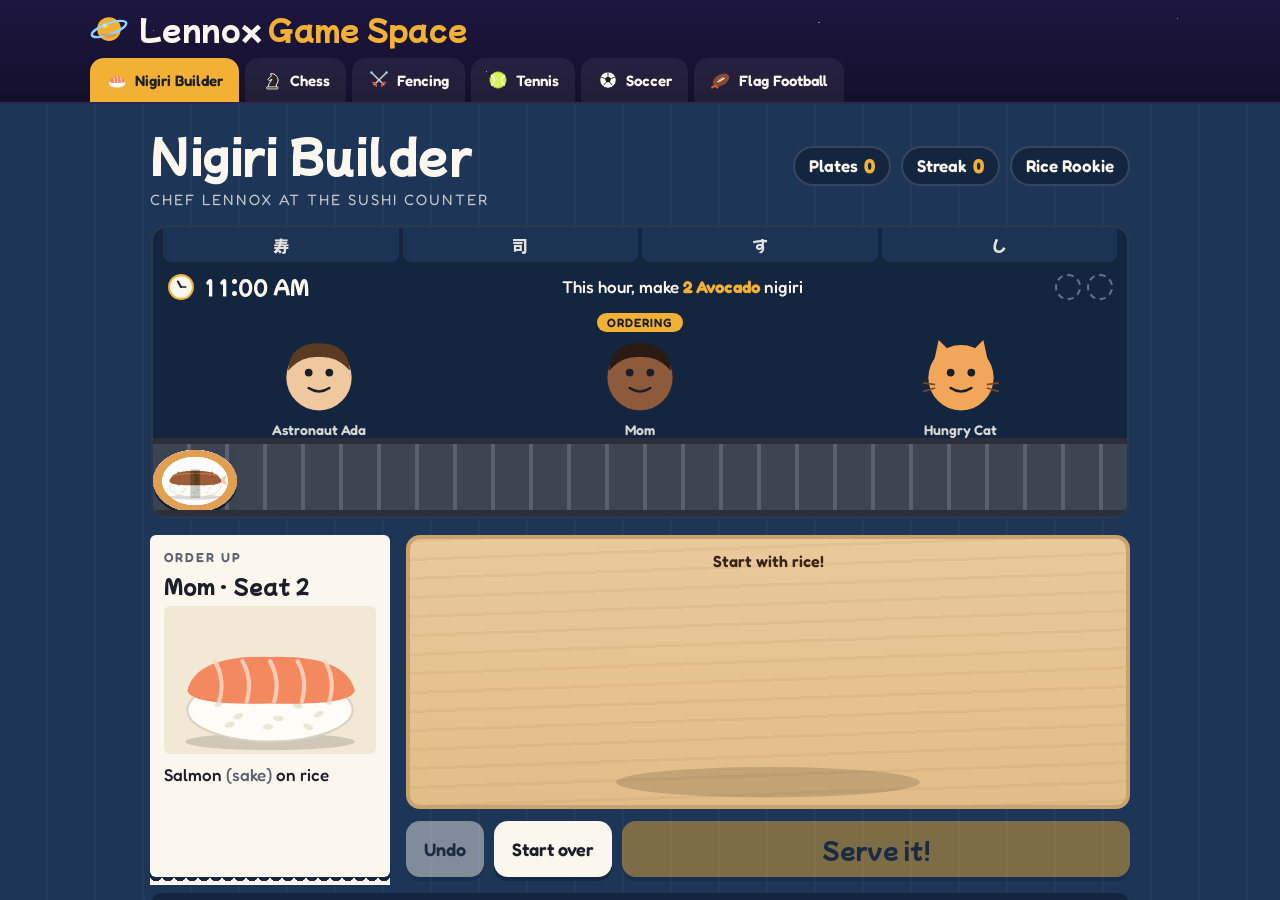
<file: index.html>
<!doctype html>
<html lang="en">
<head>
<meta charset="utf-8">
<meta name="viewport" content="width=device-width,initial-scale=1,viewport-fit=cover">
<meta name="description" content="Lennox Game Space: Nigiri Builder plus learn-to-play academies for chess, fencing, tennis, soccer and flag football.">
<meta property="og:type" content="website">
<meta property="og:title" content="Lennox Game Space">
<meta property="og:description" content="Build sushi, learn chess, fence, play tennis, scan like a soccer pro and run flag football plays. Free games that teach a kid the real rules and words of each sport.">
<meta property="og:url" content="https://catnolapumpkin.github.io/nigiri-builder/">
<meta property="og:image" content="https://catnolapumpkin.github.io/nigiri-builder/preview.png">
<meta property="og:image:width" content="1200">
<meta property="og:image:height" content="627">
<meta name="twitter:card" content="summary_large_image">
<meta name="author" content="Catherina Brown">
<meta name="theme-color" content="#14102b">
<title>Lennox Game Space</title>
<link rel="stylesheet" href="https://fonts.googleapis.com/css2?family=Mochiy+Pop+One&family=Fredoka:wght@400;500;600&display=swap">
<style>
/* Hub: a starry "game space" header with a tab per game; each game runs in its own frame so its state survives tab switches. */
:root{--space:#14102b;--space-2:#221a45;--paper:#fbf7ef;--gold:#f2b134;color-scheme:light;
  --display:"Mochiy Pop One","Arial Rounded MT Bold",system-ui,sans-serif;--body:"Fredoka","Trebuchet MS",system-ui,sans-serif}
*{box-sizing:border-box}
html,body{margin:0;height:100%}
body{background:var(--space);color:var(--paper);font-family:var(--body);display:flex;flex-direction:column;height:100dvh;overflow:hidden}
header{flex:none;padding:calc(10px + env(safe-area-inset-top,0px)) max(14px,env(safe-area-inset-right,0px)) 0 max(14px,env(safe-area-inset-left,0px));
  background:radial-gradient(1.5px 1.5px at 12% 30%,#fff8 50%,transparent 51%),radial-gradient(1px 1px at 38% 70%,#fff9 50%,transparent 51%),
  radial-gradient(1.5px 1.5px at 64% 22%,#fff7 50%,transparent 51%),radial-gradient(1px 1px at 85% 60%,#fffa 50%,transparent 51%),
  radial-gradient(1px 1px at 92% 18%,#fff8 50%,transparent 51%),linear-gradient(180deg,#1d1640,var(--space));
  border-bottom:2px solid rgba(255,255,255,.08)}
.top{display:flex;align-items:center;gap:10px;max-width:1100px;margin:0 auto}
.logo{width:38px;height:38px;flex:none}
h1{font-family:var(--display);font-weight:400;font-size:clamp(20px,5.4vw,28px);margin:0;letter-spacing:.3px;line-height:1.1}
h1 span{color:var(--gold)}
nav{display:flex;gap:6px;overflow-x:auto;max-width:1100px;margin:10px auto 0;padding-bottom:0;scrollbar-width:none}
nav::-webkit-scrollbar{display:none}
nav a{flex:none;display:flex;align-items:center;gap:7px;padding:9px 14px 11px;border-radius:14px 14px 0 0;color:var(--paper);text-decoration:none;
  font-weight:600;font-size:15px;background:rgba(255,255,255,.06);border:2px solid transparent;border-bottom:none;white-space:nowrap;-webkit-tap-highlight-color:transparent}
nav a svg{width:22px;height:22px;flex:none}
nav a[aria-current="page"]{background:var(--tab);color:var(--tab-ink,#1b1f2a)}
nav a:focus-visible{outline:3px solid var(--gold);outline-offset:-3px}
main{flex:1;position:relative;min-height:0}
iframe{position:absolute;inset:0;width:100%;height:100%;border:0;display:block;background:var(--space)}
iframe[hidden]{display:none}
</style>
</head>
<body>
<header>
  <div class="top">
    <svg class="logo" viewBox="0 0 48 48" aria-hidden="true"><circle cx="24" cy="24" r="15" fill="#f2b134"/><ellipse cx="24" cy="24" rx="23" ry="7" fill="none" stroke="#8fd3ff" stroke-width="3" transform="rotate(-20 24 24)"/><circle cx="19" cy="20" r="3" fill="#fff6" /><path d="M14 30 a12 12 0 0 0 20 0" fill="#e4572e" opacity=".35"/></svg>
    <h1>Lennox <span>Game Space</span></h1>
  </div>
  <nav aria-label="Games" id="tabs"></nav>
</header>
<main id="stage"></main>

<script>
const GAMES=[
  {id:"nigiri",name:"Nigiri Builder",file:"nigiri.html",tab:"#f2b134",
   icon:`<svg viewBox="0 0 32 32"><ellipse cx="16" cy="21" rx="12" ry="6" fill="#fdfcf7" stroke="#d9d2c0"/><path d="M5 18 Q7 10 16 11 Q25 10 27 18 Q25 21 16 20 Q7 21 5 18z" fill="#f4895f"/><path d="M11 12 q2 4 1 8 M16 11 q2 4 1 9 M21 12 q2 4 1 8" stroke="#ffd8c4" stroke-width="1.6" fill="none"/></svg>`},
  {id:"chess",name:"Chess",file:"chess.html",tab:"#e9c99a",
   icon:`<svg viewBox="0 0 32 32"><path d="M10 27h13l-1-4c3-3 4-8 1-12-2-3-6-5-9-4l1 3-5 5 2 2 4-2-4 6z" fill="#2b2420" stroke="#fff" stroke-width="1.4" stroke-linejoin="round"/><rect x="8" y="26" width="17" height="3" rx="1.5" fill="#2b2420" stroke="#fff" stroke-width="1.2"/></svg>`},
  {id:"fencing",name:"Fencing",file:"fencing.html",tab:"#dfe7f2",
   icon:`<svg viewBox="0 0 32 32"><path d="M5 5 L23 23 M27 5 L9 23" stroke="#c9d3e0" stroke-width="2.2" stroke-linecap="round"/><path d="M20 26 a5 5 0 0 1 6-6 M12 26 a5 5 0 0 0 -6-6" fill="none" stroke="#e4572e" stroke-width="2.4"/><circle cx="5" cy="5" r="1.8" fill="#8fd3ff"/><circle cx="27" cy="5" r="1.8" fill="#8fd3ff"/></svg>`},
  {id:"tennis",name:"Tennis",file:"tennis.html",tab:"#c8f169",
   icon:`<svg viewBox="0 0 32 32"><circle cx="16" cy="16" r="12" fill="#d7f35a" stroke="#9cb92a"/><path d="M6 9 q10 7 0 15 M26 9 q-10 7 0 15" stroke="#fff" stroke-width="2" fill="none"/></svg>`},
  {id:"soccer",name:"Soccer",file:"soccer.html",tab:"#ffb27a",
   icon:`<svg viewBox="0 0 32 32"><circle cx="16" cy="16" r="12" fill="#fff" stroke="#1b1f2a" stroke-width="1.4"/><path d="M16 10.5l4.6 3.3-1.8 5.4h-5.6l-1.8-5.4z" fill="#1b1f2a"/><path d="M16 10.5V4.6M20.6 13.8l5.4-2M18.8 19.2l3.4 4.6M13.2 19.2l-3.4 4.6M11.4 13.8l-5.4-2" stroke="#1b1f2a" stroke-width="1.3"/></svg>`},
  {id:"football",name:"Flag Football",file:"football.html",tab:"#8fd18a",
   icon:`<svg viewBox="0 0 32 32"><ellipse cx="16" cy="16" rx="13" ry="8" fill="#8b4a2b" transform="rotate(-30 16 16)"/><path d="M11 19 L21 13" stroke="#fff" stroke-width="1.6"/><path d="M13 15l2 3M15.5 13.6l2 3M18 12.2l2 3" stroke="#fff" stroke-width="1.2"/><path d="M3 27 q4 -4 8 0" stroke="#e4572e" stroke-width="3" fill="none" stroke-linecap="round"/></svg>`}
];
const nav=document.getElementById("tabs"),stage=document.getElementById("stage");
const frames={};
nav.innerHTML=GAMES.map(g=>`<a href="#${g.id}" data-id="${g.id}" style="--tab:${g.tab}">${g.icon}<span>${g.name}</span></a>`).join("");
function open(){
  let id=location.hash.slice(1);
  if(!GAMES.some(g=>g.id===id))id="nigiri";
  const g=GAMES.find(x=>x.id===id);
  if(!frames[id]){const f=document.createElement("iframe");f.src=g.file;f.title=g.name;frames[id]=f;stage.append(f)}
  Object.entries(frames).forEach(([k,f])=>f.hidden=k!==id);
  nav.querySelectorAll("a").forEach(a=>{const on=a.dataset.id===id;if(on)a.setAttribute("aria-current","page");else a.removeAttribute("aria-current");if(on)a.scrollIntoView({block:"nearest",inline:"nearest"})});
  document.title=id==="nigiri"?"Lennox Game Space":`${g.name} · Lennox Game Space`;
}
addEventListener("hashchange",open);open();
</script>
</body>
</html>
</file>
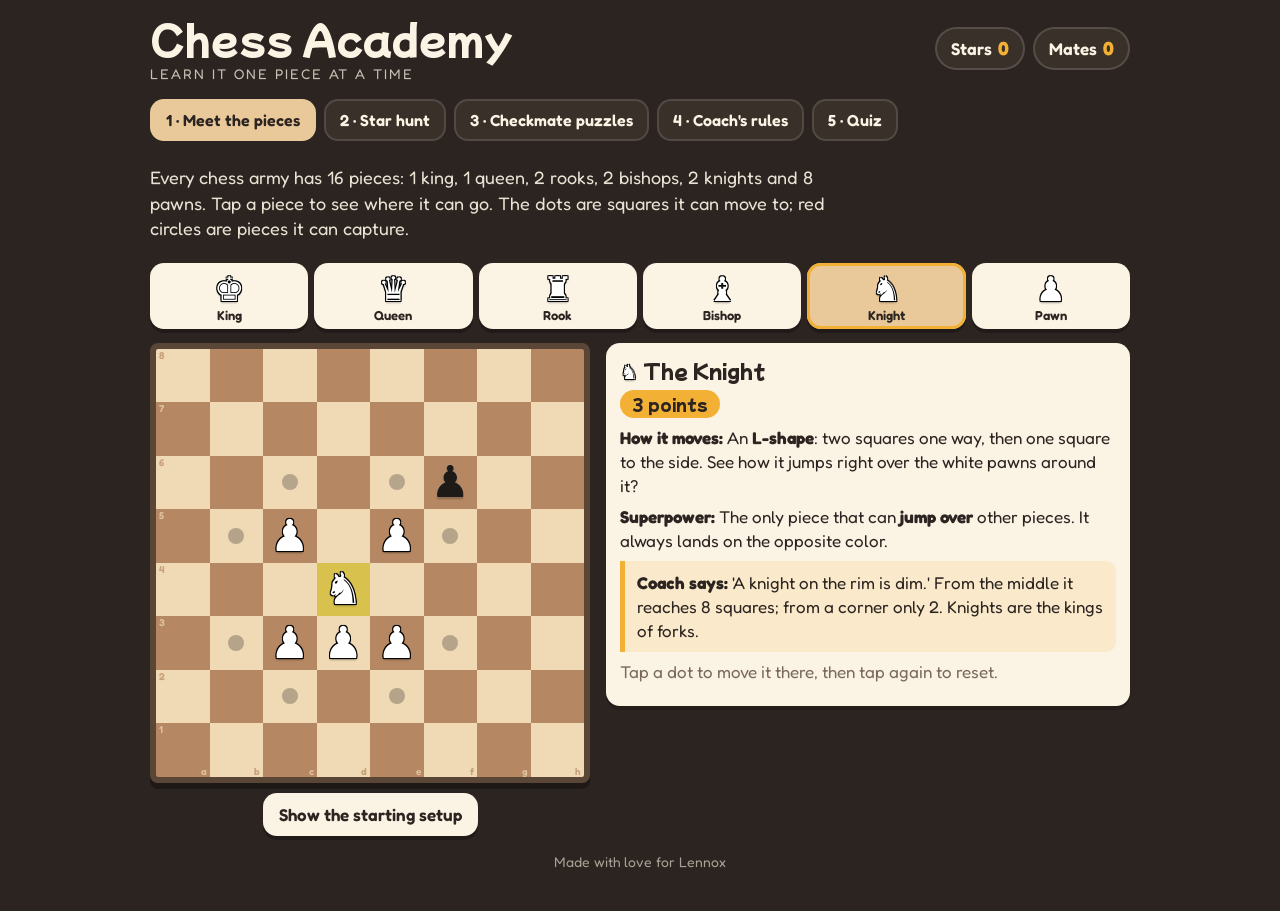
<file: chess.html>
<!doctype html>
<html lang="en">
<head>
<meta charset="utf-8">
<meta name="viewport" content="width=device-width,initial-scale=1,viewport-fit=cover">
<title>Chess Academy</title>
<link rel="stylesheet" href="https://fonts.googleapis.com/css2?family=Mochiy+Pop+One&family=Fredoka:wght@400;500;600&display=swap">
<link rel="stylesheet" href="shared.css">
<style>
/* Chess Academy: a walnut-and-felt club room. Single theme by choice. */
:root{--bg:#2b2420;--fg:#fbf3e4;--panel:#3a302a;--panel-2:#4a3d35;--card:#fbf3e4;--card-ink:#2b2420;--accent:#e9c99a;--on-accent:#2b2420;--muted:#7a6a5e;
  --light:#f0d9b5;--dark:#b58863}
.boardwrap{display:grid;gap:10px;justify-items:center}
.board{display:grid;grid-template-columns:repeat(8,minmax(0,1fr));grid-template-rows:repeat(8,minmax(0,1fr));width:min(100%,440px);aspect-ratio:1;border:6px solid #5a4636;border-radius:8px;overflow:hidden;
  box-shadow:0 6px 0 rgba(0,0,0,.3);user-select:none;-webkit-user-select:none;touch-action:manipulation}
.sq{position:relative;display:grid;place-items:center;border:none;border-radius:0;padding:0;box-shadow:none;background:var(--light);color:inherit;
  font-size:min(8.4vw,44px);line-height:1;cursor:pointer;min-width:0;min-height:0;overflow:hidden}
.sq.d{background:var(--dark)}
.sq:active:not(:disabled){transform:none;box-shadow:none}
.sq:focus-visible{outline:3px solid #2f6fd6;outline-offset:-3px;z-index:1}
.sq .coord{position:absolute;font-size:10px;font-weight:600;opacity:.7;pointer-events:none;font-family:var(--body)}
.sq .cf{bottom:1px;right:3px}.sq .cr{top:1px;left:3px}
.sq.d .coord{color:var(--light)}.sq:not(.d) .coord{color:var(--dark)}
.pc{font-family:"Segoe UI Symbol","Noto Sans Symbols 2","DejaVu Sans",serif;pointer-events:none;transition:transform .15s}
.pc.w{color:#fff;text-shadow:0 0 1px #000,0 0 1px #000,1px 1px 0 #000,-1px -1px 0 #000,1px -1px 0 #000,-1px 1px 0 #000,0 2px 2px rgba(0,0,0,.35)}
.pc.b{color:#1d1a18;text-shadow:0 0 1px #fff8,0 2px 2px rgba(0,0,0,.25)}
.sq.sel{background:#f6e27a}.sq.d.sel{background:#d9c14e}
.sq.last{box-shadow:inset 0 0 0 4px rgba(47,111,214,.55)}
.sq.hintsq{box-shadow:inset 0 0 0 5px #2f9e5b}
.sq .dot{position:absolute;width:30%;height:30%;border-radius:50%;background:rgba(30,30,30,.28);pointer-events:none}
.sq .ring{position:absolute;inset:6%;border-radius:50%;border:5px solid rgba(209,73,91,.6);pointer-events:none}
.sq .star{position:absolute;width:70%;height:70%;pointer-events:none;animation:twinkle 2s ease-in-out infinite}
@keyframes twinkle{50%{transform:scale(.88) rotate(8deg)}}
.sq .rock{width:72%;height:72%;pointer-events:none}
.sq.mate .pc{animation:topple .8s forwards}
@keyframes topple{to{transform:rotate(80deg) translateY(10%);opacity:.6}}
@media (prefers-reduced-motion:reduce){.sq .star{animation:none}.sq.mate .pc{animation:none;opacity:.5}}
.pieces{display:grid;grid-template-columns:repeat(6,1fr);gap:6px}
.pieces button{display:grid;justify-items:center;gap:0;padding:8px 2px 6px;font-size:13px;line-height:1.1}
.pieces button .pc{font-size:34px}
.pieces button[aria-pressed="true"]{background:var(--accent);outline:3px solid var(--gold);outline-offset:-3px}
.split{display:grid;grid-template-columns:minmax(0,440px) minmax(0,1fr);gap:16px;align-items:start}
@media (max-width:760px){.split{grid-template-columns:1fr}}
.value{font-family:var(--display);font-size:16px;background:var(--gold);color:#2b2420;padding:3px 12px;border-radius:999px;display:inline-block}
.levels{display:flex;gap:6px;flex-wrap:wrap}
.levels button{padding:8px 12px;font-size:15px}
.levels button[aria-pressed="true"]{background:var(--accent);outline:3px solid var(--gold);outline-offset:-3px}
.levels small{display:block;color:#b58b2a;font-size:12px;letter-spacing:1px}
.status{font-weight:600;min-height:1.4em}
.status.good{color:#8fe0a8}.status.oops{color:#ffb3bd}
.rhyme{font-family:var(--display);font-size:17px}
</style>
</head>
<body>
<div class="wrap">
  <header class="game-head">
    <h1>Chess Academy<small>Learn it one piece at a time</small></h1>
    <div class="chips"><div class="chip">Stars <b id="starCount">0</b></div><div class="chip">Mates <b id="mateCount">0</b></div></div>
  </header>

  <nav class="sub" aria-label="Chess lessons">
    <button data-tab="pieces">1 · Meet the pieces</button>
    <button data-tab="hunt">2 · Star hunt</button>
    <button data-tab="mate">3 · Checkmate puzzles</button>
    <button data-tab="coach">4 · Coach's rules</button>
    <button data-tab="quiz">5 · Quiz</button>
  </nav>

  <!-- 1. Pieces -->
  <section data-panel="pieces">
    <p class="lead">Every chess army has 16 pieces: 1 king, 1 queen, 2 rooks, 2 bishops, 2 knights and 8 pawns. Tap a piece to see where it can go. The dots are squares it can move to; red circles are pieces it can capture.</p>
    <div class="pieces" id="pieceBtns"></div>
    <div class="split">
      <div class="boardwrap"><div class="board" id="learnBoard" aria-label="Practice board"></div>
        <button type="button" id="setupBtn">Show the starting setup</button></div>
      <div class="card" id="pieceCard" aria-live="polite"></div>
    </div>
  </section>

  <!-- 2. Star hunt -->
  <section data-panel="hunt">
    <p class="lead">Move your piece to collect every star. Rocks block the way (except for the knight, who can jump!). Try to match the coach's move count for 3 stars.</p>
    <div class="levels" id="levelBtns"></div>
    <div class="split">
      <div class="boardwrap"><div class="board" id="huntBoard" aria-label="Star hunt board"></div></div>
      <div class="panel" style="display:grid;gap:10px">
        <h2 id="huntTitle"></h2>
        <p id="huntText"></p>
        <div class="chips"><div class="chip">Moves <b id="huntMoves">0</b></div><div class="chip">Coach did it in <b id="huntPar">0</b></div></div>
        <div class="status" id="huntStatus" aria-live="polite"></div>
        <div class="row"><button type="button" id="huntReset">Start over</button><button type="button" class="primary" id="huntNext">Next level</button></div>
      </div>
    </div>
  </section>

  <!-- 3. Checkmate -->
  <section data-panel="mate">
    <div class="cards">
      <div class="card"><h3>Check</h3><p>The king is being attacked. You must get out of check on your very next move: move the king, block, or capture the attacker.</p></div>
      <div class="card"><h3>Checkmate</h3><p>The king is in check and there is <b>no way out</b>. Game over, you win! (You never actually capture the king.)</p></div>
      <div class="card"><h3>Stalemate</h3><p>Not in check, but no legal move at all. That's a <b>draw</b>, not a win. So when you're way ahead, always leave the enemy king a move!</p></div>
    </div>
    <div class="levels" id="puzBtns"></div>
    <div class="split">
      <div class="boardwrap"><div class="board" id="mateBoard" aria-label="Checkmate puzzle board"></div></div>
      <div class="panel" style="display:grid;gap:10px">
        <span class="tag" style="justify-self:start">White to move · mate in 1</span>
        <h2 id="puzTitle"></h2>
        <p id="puzText"></p>
        <div class="status" id="puzStatus" aria-live="polite"></div>
        <div class="row"><button type="button" id="puzHint">Hint</button><button type="button" id="puzReset">Reset</button><button type="button" class="primary" id="puzNext">Next puzzle</button></div>
      </div>
    </div>
  </section>

  <!-- 4. Coach -->
  <section data-panel="coach">
    <p class="lead">Top kids' chess coaches teach the same way: learn one piece at a time with mini-games, then solve puzzles every day, then play and review real games. Here are the rules they drill into every new player.</p>
    <div class="cards">
      <div class="card"><h3>Before every move: CCT</h3><p>Look for <b>C</b>hecks, <b>C</b>aptures and <b>T</b>hreats, for you <i>and</i> your opponent. Ask: "What does their last move want to do?"</p></div>
      <div class="card"><h3>Opening: the first 10 moves</h3><ul><li>Take the center with a pawn (e4 or d4)</li><li>Bring out knights and bishops</li><li>Castle early to keep your king safe</li><li>Don't bring the queen out too soon</li><li>Don't move the same piece twice without a reason</li><li>Connect your rooks</li></ul></div>
      <div class="card"><h3>Count the points</h3><p>Pawn 1 · Knight 3 · Bishop 3 · Rook 5 · Queen 9. Only trade when you get equal or more points back. If you're ahead, trading pieces makes winning easier.</p></div>
      <div class="card"><h3>Knight on the rim is dim</h3><p>A knight in the middle can reach 8 squares. In a corner it reaches only 2. Keep knights near the center.</p></div>
      <div class="card"><h3>Tournament manners</h3><ul><li><b>Touch-move:</b> touch a piece, you must move it</li><li>Shake hands before and after</li><li>Say "good game," win or lose</li><li>Most games use a chess clock: hit it with the same hand you moved with</li></ul></div>
      <div class="card"><h3>How players improve</h3><ul><li>Solve a few puzzles every day</li><li>Play slower games, not just speed chess</li><li>Go over your losses: find the move that went wrong</li><li>Learn the basic checkmates: queen + king, and rook + king</li></ul></div>
      <div class="card"><h3>Words to know</h3><ul><li><b>Fork:</b> one piece attacks two at once (knights love forks)</li><li><b>Pin:</b> a piece can't move without exposing something bigger behind it</li><li><b>Skewer:</b> a pin in reverse: the big piece is in front</li><li><b>Develop:</b> bring pieces off the back row</li><li><b>Blunder:</b> a big mistake</li></ul></div>
      <div class="card"><h3>Reading a chess move</h3><p>Columns are <b>files</b> a–h. Rows are <b>ranks</b> 1–8. Every square has a name like e4. Pieces use letters: K king, Q queen, R rook, B bishop, N knight (K was taken!). <b>Nf3</b> = knight to f3. <b>x</b> = capture, <b>+</b> = check, <b>#</b> = checkmate, <b>O-O</b> = castle.</p></div>
    </div>
  </section>

  <!-- 5. Quiz -->
  <section data-panel="quiz"><div class="panel" id="quizBox"></div></section>

  <footer>Made with love for Lennox</footer>
</div>

<script src="shared.js"></script>
<script>
/*ENGINE*/
const FILES="abcdefgh";
const sq=n=>(8-+n[1])*8+FILES.indexOf(n[0]);
const nm=i=>FILES[i%8]+(8-Math.floor(i/8));
const ORTH=[[1,0],[-1,0],[0,1],[0,-1]],DIAG=[[1,1],[1,-1],[-1,1],[-1,-1]],KN=[[1,2],[2,1],[-1,2],[-2,1],[1,-2],[2,-1],[-1,-2],[-2,-1]];
function rays(b,i,dirs,slide,me){
  const out=[],r0=Math.floor(i/8),c0=i%8;
  for(const [dr,dc] of dirs){let r=r0+dr,c=c0+dc;
    while(r>=0&&r<8&&c>=0&&c<8){const j=r*8+c,t=b[j];
      if(!t)out.push(j);else{if(t!=="X"&&t[0]!==me)out.push(j);break}
      if(!slide)break;r+=dr;c+=dc}}
  return out;
}
function pseudo(b,i,attacksOnly){
  const p=b[i];if(!p||p==="X")return[];
  const me=p[0],t=p[1];
  if(t==="R")return rays(b,i,ORTH,1,me);
  if(t==="B")return rays(b,i,DIAG,1,me);
  if(t==="Q")return rays(b,i,ORTH.concat(DIAG),1,me);
  if(t==="N")return rays(b,i,KN,0,me);
  if(t==="K")return rays(b,i,ORTH.concat(DIAG),0,me);
  const dir=me==="w"?-1:1,r=Math.floor(i/8),c=i%8,out=[];
  for(const dc of [-1,1]){const rr=r+dir,cc=c+dc;if(rr<0||rr>7||cc<0||cc>7)continue;const j=rr*8+cc;
    if(attacksOnly||(b[j]&&b[j]!=="X"&&b[j][0]!==me))out.push(j)}
  if(!attacksOnly&&r+dir>=0&&r+dir<8){const j=(r+dir)*8+c;
    if(!b[j]){out.push(j);const j2=(r+2*dir)*8+c;if(r===(me==="w"?6:1)&&!b[j2])out.push(j2)}}
  return out;
}
function attacked(b,i,by){for(let j=0;j<64;j++)if(b[j]&&b[j]!=="X"&&b[j][0]===by&&pseudo(b,j,true).includes(i))return true;return false}
function doMove(b,f,t){const n=b.slice();n[t]=n[f];n[f]=null;if(n[t]&&n[t][1]==="P"&&(t<8||t>55))n[t]=n[t][0]+"Q";return n}
function inCheck(b,c){const k=b.indexOf(c+"K");return k>=0&&attacked(b,k,c==="w"?"b":"w")}
function legal(b,i){const c=b[i][0];return pseudo(b,i).filter(t=>!inCheck(doMove(b,i,t),c))}
function anyLegal(b,c){for(let i=0;i<64;i++)if(b[i]&&b[i]!=="X"&&b[i][0]===c&&legal(b,i).length)return true;return false}
function isMate(b,c){return inCheck(b,c)&&!anyLegal(b,c)}
function parse(s){const b=Array(64).fill(null);s.trim().split(/\s+/).forEach(tok=>{const [p,list]=tok.split(":");list.split(",").forEach(n=>b[sq(n)]=p)});return b}
function mates(b){const out=[];for(let i=0;i<64;i++)if(b[i]&&b[i][0]==="w")for(const t of legal(b,i))if(isMate(doMove(b,i,t),"b"))out.push(nm(i)+nm(t));return out}
/*END*/

const GLYPH={K:"♚",Q:"♛",R:"♜",B:"♝",N:"♞",P:"♟"};
const NAME={K:"King",Q:"Queen",R:"Rook",B:"Bishop",N:"Knight",P:"Pawn"};
const pcHTML=p=>`<span class="pc ${p[0]}" aria-hidden="true">${GLYPH[p[1]]}︎</span>`;
const STAR=`<svg class="star" viewBox="0 0 24 24" aria-hidden="true"><path d="M12 2l2.9 6.6 7.1.6-5.4 4.7 1.6 7-6.2-3.7-6.2 3.7 1.6-7L2 9.2l7.1-.6z" fill="#f2b134" stroke="#8a5a00" stroke-width="1.2"/></svg>`;
const ROCK=`<svg class="rock" viewBox="0 0 24 24" aria-hidden="true"><path d="M3 18 L6 9 L11 5 L17 7 L21 13 L19 19 Z" fill="#8c8580" stroke="#4b4642" stroke-width="1.4"/><path d="M8 11 l3 -2 M14 10 l3 3" stroke="#5f5955" stroke-width="1.2"/></svg>`;

/* Generic board renderer. opts: {pieces, stars:Set, sel, dots, rings, last, hint, mate, onTap} */
function drawBoard(el,o){
  if(!el._built){
    el.innerHTML="";el.setAttribute("role","grid");
    for(let i=0;i<64;i++){const r=Math.floor(i/8),c=i%8;const b=document.createElement("button");b.type="button";
      b.className="sq"+((r+c)%2?" d":"");b.dataset.i=i;el.append(b)}
    el.addEventListener("click",e=>{const s=e.target.closest(".sq");if(s&&el._tap)el._tap(+s.dataset.i)});
    el._built=true;
  }
  el._tap=o.onTap;
  [...el.children].forEach((b,i)=>{
    const p=o.pieces[i],r=Math.floor(i/8),c=i%8;
    let h="";
    if(c===0)h+=`<span class="coord cr">${8-r}</span>`;
    if(r===7)h+=`<span class="coord cf">${FILES[c]}</span>`;
    if(p==="X")h+=ROCK;else if(p)h+=pcHTML(p);
    if(o.stars&&o.stars.has(i))h+=STAR;
    if(o.dots&&o.dots.includes(i))h+=(p&&p!=="X")?`<span class="ring"></span>`:`<span class="dot"></span>`;
    b.innerHTML=h;
    b.classList.toggle("sel",o.sel===i);b.classList.toggle("last",!!(o.last&&o.last.includes(i)));
    b.classList.toggle("hintsq",o.hint===i);b.classList.toggle("mate",o.mate===i);
    let label=nm(i)+(p==="X"?", rock":p?`, ${p[0]==="w"?"white":"black"} ${NAME[p[1]].toLowerCase()}`:"")+(o.stars&&o.stars.has(i)?", star":"")+(o.dots&&o.dots.includes(i)?", can move here":"");
    b.setAttribute("aria-label",label);
  });
}

/* ---------- 1. Meet the pieces ---------- */
const PIECES={
  K:{at:"d4",val:"Priceless",moves:"One square in any direction: up, down, sideways or diagonal.",
     power:"<b>Castling:</b> once per game, the king slides 2 squares toward a rook and the rook hops over to the other side. Allowed only if neither piece has moved, nothing is between them, and the king isn't in check or passing through check.",
     tip:"Protect him! Lose the king and you lose the game. Late in the game, when the queens are gone, the king becomes a strong fighter."},
  Q:{at:"d4",val:"9 points",moves:"Any number of squares in a straight line or diagonal. She's a rook and a bishop combined.",
     power:"The most powerful piece on the board. She can attack from far away.",
     tip:"Don't bring her out too early. The other side will chase her around and get free moves."},
  R:{at:"d4",val:"5 points",moves:"Any number of squares straight up, down, left or right. No diagonals.",
     power:"Rooks are amazing in the endgame and on open files (columns with no pawns).",
     tip:"Two rooks side by side are 'connected' and protect each other. A rook on the 7th rank is a monster."},
  B:{at:"d4",val:"3 points",moves:"Any number of squares diagonally.",
     power:"A bishop stays on its starting color <b>forever</b>. That's why you get one light-square and one dark-square bishop.",
     tip:"Keeping both bishops (the 'bishop pair') is a small advantage, especially in open positions."},
  N:{at:"d4",val:"3 points",moves:"An <b>L-shape</b>: two squares one way, then one square to the side.",
     power:"The only piece that can <b>jump over</b> other pieces. It always lands on the opposite color.",
     tip:"'A knight on the rim is dim.' From the middle it reaches 8 squares; from a corner only 2. Knights are the kings of forks."},
  P:{at:"e2",val:"1 point",moves:"Forward one square. On its very first move it may go two. It <b>captures diagonally</b> forward, one square.",
     power:"<b>Promotion:</b> reach the last row and the pawn becomes a queen (or rook, bishop or knight). <b>En passant:</b> if an enemy pawn jumps two squares and lands right beside your pawn, you can capture it as if it moved only one, but only on your very next move.",
     tip:"Pawns can't move backward, so think before you push. Pawns protect each other best in a diagonal chain."}
};
let learnPiece="N";
document.getElementById("pieceBtns").innerHTML=Object.keys(PIECES).map(k=>`<button type="button" data-k="${k}" aria-pressed="false">${pcHTML("w"+k)}${NAME[k]}</button>`).join("");
document.querySelectorAll("#pieceBtns button").forEach(b=>b.onclick=()=>{LG.click();learnPiece=b.dataset.k;showPiece()});
function showPiece(){
  document.querySelectorAll("#pieceBtns button").forEach(b=>b.setAttribute("aria-pressed",b.dataset.k===learnPiece));
  const P=PIECES[learnPiece],b=Array(64).fill(null),at=sq(P.at);b[at]="w"+learnPiece;
  if(learnPiece==="P"){b[sq("d3")]="bP";b[sq("f3")]="bN"}
  else if(learnPiece!=="K"){b[sq("f6")]="bP";if(learnPiece==="N"){b[sq("c3")]="wP";b[sq("d3")]="wP";b[sq("e3")]="wP";b[sq("c5")]="wP";b[sq("e5")]="wP"}}
  drawBoard(document.getElementById("learnBoard"),{pieces:b,sel:at,dots:pseudo(b,at),onTap:i=>{
    if(b[i]&&b[i][0]==="w"&&b[i][1]===learnPiece)return;
    const d=pseudo(b,at);if(!d.includes(i))return;
    LG.click();const nb=Array(64).fill(null);nb[i]=b[at];
    drawBoard(document.getElementById("learnBoard"),{pieces:nb,sel:i,dots:pseudo(nb,i),onTap:()=>showPiece()});
  }});
  const extra=learnPiece==="N"?" See how it jumps right over the white pawns around it?":learnPiece==="P"?" It can capture the black pawn or the knight, but it can't capture straight ahead.":" The black pawn on f6 is a target it can capture.";
  document.getElementById("pieceCard").innerHTML=`<h3>${pcHTML("w"+learnPiece)} The ${NAME[learnPiece]}</h3>
    <p><span class="value">${P.val}</span></p><p><b>How it moves:</b> ${P.moves}${extra}</p><p><b>Superpower:</b> ${P.power}</p><p class="tip"><b>Coach says:</b> ${P.tip}</p>
    <p class="muted">Tap a dot to move it there, then tap again to reset.</p>`;
}
document.getElementById("setupBtn").onclick=()=>{
  LG.click();
  const b=parse("wR:a1,h1 wN:b1,g1 wB:c1,f1 wQ:d1 wK:e1 wP:a2,b2,c2,d2,e2,f2,g2,h2 bR:a8,h8 bN:b8,g8 bB:c8,f8 bQ:d8 bK:e8 bP:a7,b7,c7,d7,e7,f7,g7,h7");
  drawBoard(document.getElementById("learnBoard"),{pieces:b,last:[sq("h1"),sq("d1")],onTap:()=>{}});
  document.querySelectorAll("#pieceBtns button").forEach(x=>x.setAttribute("aria-pressed","false"));
  document.getElementById("pieceCard").innerHTML=`<h3>Setting up the board</h3>
    <p class="rhyme">"Light on the right!"</p><p>Turn the board so the bottom-right corner square (h1) is light.</p>
    <p class="rhyme">"Queen on her color!"</p><p>The white queen starts on the light square d1; the black queen on the dark square d8.</p>
    <p>Rooks go in the corners, then knights, then bishops. Pawns fill the second row. White always moves first.</p>
    <p class="muted">Tap any piece button to go back to the lessons.</p>`;
};

/* ---------- 2. Star hunt ---------- */
const HUNTS=[
  {t:"Rook Road",p:"wR",at:"a1",stars:["a6","f6","f2"],rocks:["c6","d1"],txt:"The rook travels in straight lines. Plan a route that turns at the right corners."},
  {t:"Diagonal Dash",p:"wB",at:"c1",stars:["e3","g5","d8","a5"],rocks:["f4"],txt:"Bishops zoom diagonally. Notice every star is on a dark square, just like your bishop. A dark-square bishop can never reach a light square!"},
  {t:"Horse Hops",p:"wN",at:"b1",stars:["c3","e4","g5","f7"],rocks:["b2","c2","a3","d2"],txt:"The knight hops in an L: two squares, then one sideways. It jumps right over the rocks."},
  {t:"Royal Walk",p:"wK",at:"e1",stars:["e3","g4","f6"],rocks:["e2","f5"],txt:"The king takes one step at a time in any direction, including diagonally. Diagonal steps save time!"},
  {t:"Queen's Sweep",p:"wQ",at:"d1",stars:["a4","h4","d8","g7","b6"],rocks:["d5","f3","c4"],txt:"The queen moves like a rook and a bishop together. Find the shortest path."},
  {t:"Pawn Patrol",p:"wP",at:"e2",enemy:["f4","g6"],txt:"Capture both black pawns. Remember: pawns move straight forward but capture diagonally. You can't capture the pawn right in front of you."},
  {t:"Knight Tour",p:"wN",at:"a1",stars:["d4","h8"],rocks:[],txt:"Get the knight across the whole board. Stay near the middle; the edges slow you down."}
];
function huntBoard(L,collected,pos,ptype){
  const b=Array(64).fill(null);(L.rocks||[]).forEach(n=>b[sq(n)]="X");
  (L.enemy||[]).forEach((n,k)=>{if(!(collected>>k&1))b[sq(n)]="bP"});b[pos]=ptype;return b;
}
function targets(L){return (L.stars||L.enemy).map(sq)}
function huntPar(L){
  const T=targets(L),full=(1<<T.length)-1,start=[sq(L.at),0,L.p];
  const seen=new Set([start.join()]);let q=[start],d=0;
  while(q.length){const nq=[];for(const [pos,m,pt] of q){if(m===full)return d;
    const b=huntBoard(L,m,pos,pt);for(const t of pseudo(b,pos)){let nm2=m;const k=T.indexOf(t);if(k>=0)nm2|=1<<k;
      const np=(pt==="wP"&&t<8)?"wQ":pt;const key=[t,nm2,np].join();if(!seen.has(key)){seen.add(key);nq.push([t,nm2,np])}}}
    q=nq;d++}
  return 99;
}
HUNTS.forEach(L=>L.par=huntPar(L));
let hunt={lv:0},huntStars=LG.store.get("chess-hunt",{});
function huntStart(lv){
  hunt={lv,pos:sq(HUNTS[lv].at),pt:HUNTS[lv].p,got:0,moves:0,sel:true,done:false};
  document.getElementById("huntStatus").textContent="";document.getElementById("huntStatus").className="status";
  renderHunt();
}
function renderHunt(){
  const L=HUNTS[hunt.lv],T=targets(L),b=huntBoard(L,hunt.got,hunt.pos,hunt.pt);
  const stars=new Set(L.stars?T.filter((t,k)=>!(hunt.got>>k&1)):[]);
  drawBoard(document.getElementById("huntBoard"),{pieces:b,stars,sel:hunt.done?null:hunt.pos,dots:hunt.done?[]:pseudo(b,hunt.pos),onTap:i=>{
    if(hunt.done)return;const moves=pseudo(b,hunt.pos);
    if(!moves.includes(i)){if(i!==hunt.pos){LG.tone(260,.06);document.getElementById("huntStatus").textContent=`The ${NAME[hunt.pt[1]].toLowerCase()} can't move there. Tap a dot.`;document.getElementById("huntStatus").className="status oops"}return}
    hunt.moves++;hunt.pos=i;const k=T.indexOf(i);
    if(k>=0&&!(hunt.got>>k&1)){hunt.got|=1<<k;LG.happy()}else LG.click();
    if(hunt.pt==="wP"&&i<8){hunt.pt="wQ";LG.banner("Promotion!","Your pawn became a queen")}
    document.getElementById("huntStatus").textContent="";
    if(hunt.got===(1<<T.length)-1){
      hunt.done=true;const s=hunt.moves<=L.par?3:hunt.moves<=L.par+2?2:1;
      huntStars[hunt.lv]=Math.max(huntStars[hunt.lv]||0,s);LG.store.set("chess-hunt",huntStars);
      const st=document.getElementById("huntStatus");st.className="status good";
      st.textContent=s===3?`Perfect! ${hunt.moves} moves, same as the coach. ★★★`:`Done in ${hunt.moves} moves! ${"★".repeat(s)}${"☆".repeat(3-s)} Can you do it in ${L.par}?`;
      if(s===3){LG.fanfare();LG.confetti(30)}
      levelButtons();
    }
    renderHunt();
  }});
  document.getElementById("huntTitle").textContent=`Level ${hunt.lv+1}: ${L.t}`;
  document.getElementById("huntText").textContent=L.txt;
  document.getElementById("huntMoves").textContent=hunt.moves;
  document.getElementById("huntPar").textContent=L.par;
  document.getElementById("huntNext").disabled=hunt.lv>=HUNTS.length-1;
}
function levelButtons(){
  document.getElementById("levelBtns").innerHTML=HUNTS.map((L,i)=>`<button type="button" data-i="${i}" aria-pressed="${i===hunt.lv}">${pcHTML(L.p)} ${i+1}<small>${"★".repeat(huntStars[i]||0)||"&nbsp;"}</small></button>`).join("");
  document.querySelectorAll("#levelBtns button").forEach(b=>b.onclick=()=>{LG.click();huntStart(+b.dataset.i);levelButtons()});
  document.getElementById("starCount").textContent=Object.values(huntStars).reduce((a,b)=>a+b,0);
}
document.getElementById("huntReset").onclick=()=>{LG.click();huntStart(hunt.lv)};
document.getElementById("huntNext").onclick=()=>{LG.click();huntStart(Math.min(hunt.lv+1,HUNTS.length-1));levelButtons()};

/* ---------- 3. Checkmate in 1 ---------- */
const PUZ=[
  {t:"Back-rank mate",pos:"wK:g1 wR:a1 bK:g8 bP:f7,g7,h7",hint:"a1",txt:"Black's own pawns trap their king on the back row. Which piece can attack along that row?",win:"The king's own pawns are like a wall he can't climb. Always give your king an escape square (called 'luft')!"},
  {t:"Rook and king team-up",pos:"wK:b6 wR:h1 bK:a8",hint:"h1",txt:"Your king is guarding two escape squares. The rook just needs to finish the job.",win:"King + rook vs. king is a must-know checkmate. Push the enemy king to the edge, then the rook delivers."},
  {t:"The ladder",pos:"wK:a1 wR:b7,h1 bK:e8",hint:"h1",txt:"One rook already blocks the 7th row. Use the other rook like a ladder rung.",win:"Two rooks take turns pushing the king back, like climbing a ladder."},
  {t:"Queen kiss",pos:"wK:g6 wQ:a7 bK:h8",hint:"a7",txt:"Your king guards the squares around Black's king. There are FOUR different checkmates here. How many can you find? (Use Reset to try again.)",win:"Queen and king work as a team. Queen to g7, right next to the enemy king and protected by your king, is called the 'kiss of death.' Queen to h7, a8 and b8 all work too!"},
  {t:"Arabian mate",pos:"wK:a1 wR:b7 wN:f6 bK:h8",hint:"b7",txt:"The knight on f6 guards two key squares. The rook just needs to arrive.",win:"This rook-and-knight pattern is over 1,000 years old! It's called the Arabian mate."},
  {t:"Smothered mate",pos:"wK:g1 wN:g5 bK:h8 bR:g8 bP:g7,h7",hint:"g5",txt:"The black king is surrounded by his own pieces. Which piece can jump in?",win:"Only a knight can do this! The king is 'smothered' by his own army."},
  {t:"Scholar's mate",pos:"wK:e1 wQ:h5 wB:c4 wR:a1,h1 wN:b1,g1 wB:c1 wP:a2,b2,c2,d2,e4,f2,g2,h2 bK:e8 bQ:d8 bR:a8,h8 bB:c8,f8 bN:c6,f6 bP:a7,b7,c7,d7,e5,f7,g7,h7",hint:"h5",txt:"This happens in real games after just 4 moves! Look at the weakest square near Black's king, f7. Who attacks it twice?",win:"The f7 square is only guarded by the king at the start. Now you know the trick, so it'll never happen to you: defend f7!"}
];
let puz={i:0},solved=LG.store.get("chess-mates",{});
function puzStart(i){
  puz={i,b:parse(PUZ[i].pos),sel:null,last:null,done:false,hint:null};
  document.getElementById("puzStatus").textContent="";document.getElementById("puzStatus").className="status";
  renderPuz();puzButtons();
}
function renderPuz(){
  const P=PUZ[puz.i];
  drawBoard(document.getElementById("mateBoard"),{pieces:puz.b,sel:puz.sel,dots:puz.sel!=null?legal(puz.b,puz.sel):[],last:puz.last,hint:puz.hint,
    mate:puz.done?puz.b.indexOf("bK"):null,onTap:puzTap});
  document.getElementById("puzTitle").textContent=`Puzzle ${puz.i+1}: ${P.t}`;
  document.getElementById("puzText").textContent=P.txt;
  document.getElementById("puzNext").disabled=puz.i>=PUZ.length-1;
}
function puzTap(i){
  if(puz.done)return;
  const st=document.getElementById("puzStatus"),p=puz.b[i];
  if(p&&p[0]==="w"){puz.sel=puz.sel===i?null:i;LG.click();renderPuz();return}
  if(puz.sel==null||!legal(puz.b,puz.sel).includes(i)){if(puz.sel!=null){LG.tone(260,.06);st.textContent="That piece can't go there.";st.className="status oops"}return}
  const from=puz.sel,nb=doMove(puz.b,from,i);
  if(isMate(nb,"b")){
    puz.b=nb;puz.last=[from,i];puz.sel=null;puz.done=true;puz.hint=null;
    solved[puz.i]=1;LG.store.set("chess-mates",solved);
    st.className="status good";st.innerHTML=`Checkmate! ${PUZ[puz.i].win}`;
    LG.fanfare();LG.confetti(40);LG.banner("Checkmate!",NAME[nb[i][1]]+" to "+nm(i));
    renderPuz();puzButtons();return;
  }
  // explain why it failed
  let why;
  if(!inCheck(nb,"b"))why="That's not even check. The black king isn't attacked.";
  else{
    let esc=null;const k=nb.indexOf("bK");
    for(const t of legal(nb,k)){esc=t;break}
    if(esc!=null)why=`Check! But the king escapes to ${nm(esc)}.`;
    else why="Check! But Black can block or capture the attacker.";
  }
  st.className="status oops";st.textContent=why+" Tap Reset and try again.";LG.sad();
  puz.b=nb;puz.last=[from,i];puz.sel=null;renderPuz();puz.done=true;
}
function puzButtons(){
  document.getElementById("puzBtns").innerHTML=PUZ.map((P,i)=>`<button type="button" data-i="${i}" aria-pressed="${i===puz.i}">#${i+1}<small>${solved[i]?"✓ solved":"&nbsp;"}</small></button>`).join("");
  document.querySelectorAll("#puzBtns button").forEach(b=>b.onclick=()=>{LG.click();puzStart(+b.dataset.i)});
  document.getElementById("mateCount").textContent=Object.keys(solved).length;
}
document.getElementById("puzReset").onclick=()=>{LG.click();puzStart(puz.i)};
document.getElementById("puzNext").onclick=()=>{LG.click();puzStart(Math.min(puz.i+1,PUZ.length-1))};
document.getElementById("puzHint").onclick=()=>{
  if(puz.done)puzStart(puz.i);
  puz.hint=sq(PUZ[puz.i].hint);LG.click();
  document.getElementById("puzStatus").className="status";
  document.getElementById("puzStatus").textContent=`Hint: use the ${NAME[puz.b[puz.hint][1]].toLowerCase()} on the green square.`;renderPuz();
};

/* ---------- 5. Quiz ---------- */
const mini=(pos,hl)=>{const b=parse(pos);let s=`<svg viewBox="0 0 8 8">`;for(let i=0;i<64;i++){const r=Math.floor(i/8),c=i%8;s+=`<rect x="${c}" y="${r}" width="1" height="1" fill="${(r+c)%2?"#b58863":"#f0d9b5"}"/>`;
  if(hl&&hl.includes(nm(i)))s+=`<rect x="${c+.05}" y="${r+.05}" width=".9" height=".9" fill="none" stroke="#2f9e5b" stroke-width=".1"/>`;
  if(b[i])s+=`<text x="${c+.5}" y="${r+.8}" font-size=".85" text-anchor="middle" fill="${b[i][0]==="w"?"#fff":"#1d1a18"}" stroke="${b[i][0]==="w"?"#000":"none"}" stroke-width=".03">${GLYPH[b[i][1]]}︎</text>`}return s+"</svg>"};
const QUIZ=[
  {q:"How many points is a rook worth?",c:["5","3","9","1"],why:"Rook = 5. Knight and bishop = 3, queen = 9, pawn = 1."},
  {q:"Which piece can jump over other pieces?",c:["Knight","Bishop","Queen","King"],why:"Only the knight can jump. Everyone else is blocked by pieces in the way."},
  {q:"Which way does a pawn capture?",c:["Diagonally forward, one square","Straight forward","Any direction","Sideways"],why:"Pawns move straight but capture diagonally forward."},
  {q:"What happens when a pawn reaches the last row?",c:["It promotes, usually to a queen","It goes back to the start","It's removed","Nothing"],why:"That's promotion! You can choose queen, rook, bishop or knight."},
  {q:"The king is in check and has NO way out. What is that?",c:["Checkmate: you win","Stalemate: a draw","Just check","Castling"],why:"No way out of check = checkmate."},
  {q:"A player has no legal moves but is NOT in check. What is that?",c:["Stalemate: a draw","Checkmate","They lose a turn","They win"],why:"Stalemate is a draw. Be careful when you're winning!"},
  {q:"When setting up, the bottom-right square should be…",c:["Light (\"light on the right\")","Dark","Either one","Where the king goes"],why:"Light on the right!"},
  {q:"Where does the white queen start?",c:["d1, on a light square (\"queen on her color\")","e1","On a dark square","Next to the rook"],why:"Queen on her color: the white queen on the light d1 square."},
  {q:"What does CCT stand for?",c:["Checks, Captures, Threats","Castle, Center, Trade","Count, Check, Take","Capture, Castle, Think"],why:"Look for checks, captures and threats before every move."},
  {q:"What should you do early in the game?",c:["Castle to keep your king safe","Move the queen out first","Move only rook pawns","Keep the knights home"],why:"Castling early tucks the king away and brings a rook toward the center."},
  {q:"What is a fork?",c:["One piece attacking two pieces at once","A piece that can't move","Trading queens","Moving two pieces at once"],why:"Knights are famous for forks."},
  {q:"In chess notation, what does Nf3 mean?",c:["Knight moves to f3","King moves to f3","A pawn captures on f3","Queen to f3"],why:"N = knight (K is used for the king)."},
  {q:"White to move. What's the checkmate?",pic:mini("wK:g1 wR:a1 bK:g8 bP:f7,g7,h7"),c:["Rook to a8","Rook to a7","King to f2","Rook to e1"],why:"Ra8 is a back-rank mate: the pawns trap their own king."},
  {q:"You touched your knight but want to move your bishop. In a tournament…",c:["You must move the knight (touch-move)","You can change your mind","You lose the game","You skip your turn"],why:"Touch-move: if you touch a piece, you have to move it (if it has a legal move)."}
];
LG.quiz(document.getElementById("quizBox"),QUIZ,{key:"chess-quiz",count:10});

LG.tabs("chess");
showPiece();huntStart(0);levelButtons();puzStart(0);
</script>
</body>
</html>
</file>
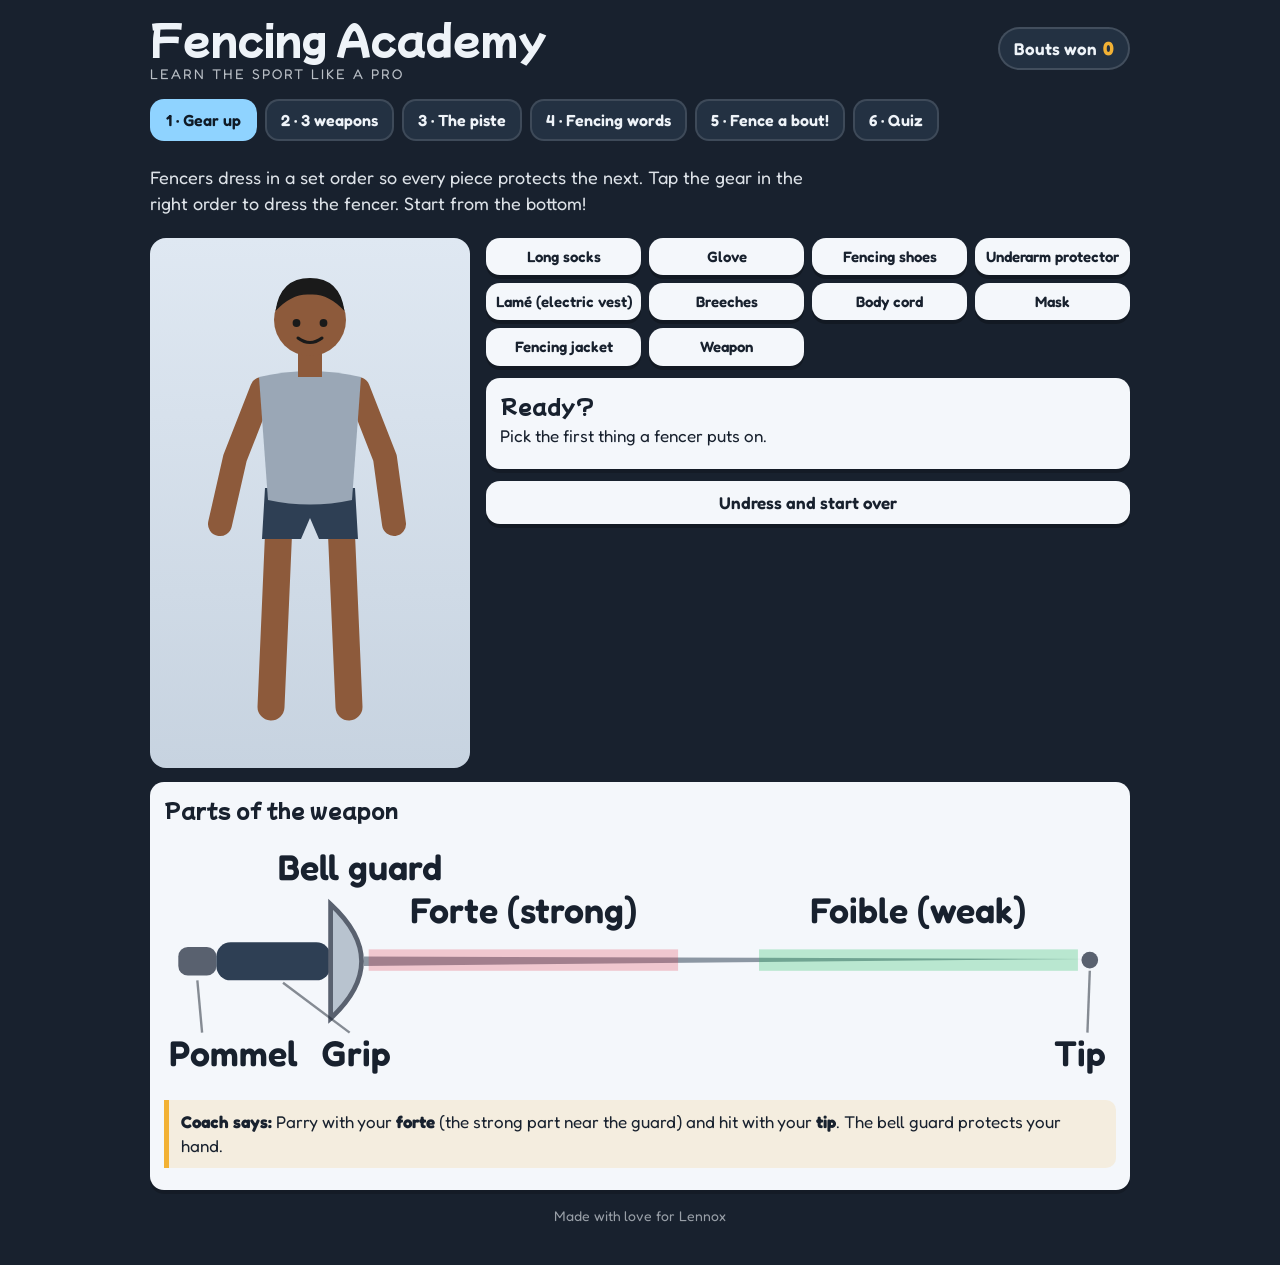
<file: fencing.html>
<!doctype html>
<html lang="en">
<head>
<meta charset="utf-8">
<meta name="viewport" content="width=device-width,initial-scale=1,viewport-fit=cover">
<title>Fencing Academy</title>
<link rel="stylesheet" href="https://fonts.googleapis.com/css2?family=Mochiy+Pop+One&family=Fredoka:wght@400;500;600&display=swap">
<link rel="stylesheet" href="shared.css">
<style>
/* Fencing Academy: steel-blue competition hall with the red/green scoring-box lights. Single theme by choice. */
:root{--bg:#18212e;--fg:#eef3f8;--panel:#233142;--panel-2:#2e3f54;--card:#f4f7fb;--card-ink:#18212e;--accent:#8fd3ff;--on-accent:#0f1a26;--muted:#5a6b80;
  --red:#e2384d;--green:#2fbf6b}
.split{display:grid;grid-template-columns:minmax(0,320px) minmax(0,1fr);gap:16px;align-items:start}
@media (max-width:720px){.split{grid-template-columns:1fr}}
.fencer-box{background:linear-gradient(180deg,#dfe8f2,#c7d3e0);border-radius:16px;padding:10px;max-width:320px;width:100%;justify-self:center}
.fencer-box svg{width:100%;height:auto;display:block}
.layer{opacity:0;transition:opacity .45s, transform .45s;transform:translateY(-8px)}
.layer.on{opacity:1;transform:none}
@media (prefers-reduced-motion:reduce){.layer{transition:none;transform:none}}
.gear{display:grid;grid-template-columns:repeat(auto-fill,minmax(min(100%,140px),1fr));gap:8px}
.gear button{padding:10px 8px;font-size:15px;line-height:1.15}
.gear button.done{background:var(--good);color:#fff}
.weap{display:grid;grid-template-columns:repeat(auto-fill,minmax(min(100%,260px),1fr));gap:12px}
.weap .card svg{width:120px;height:auto;float:right;margin:0 0 6px 8px}
.lights{display:flex;gap:6px;align-items:center;flex-wrap:wrap;margin:6px 0}
.lamp{width:22px;height:22px;border-radius:50%;display:inline-block;border:2px solid rgba(0,0,0,.2)}
.lamp.r{background:var(--red)}.lamp.g{background:var(--green)}.lamp.w{background:#fff}
.piste svg{width:100%;height:auto;display:block}
.hotspot.on .hs-ring{stroke:var(--gold);stroke-width:5}

/* bout */
.arena{background:#0f1620;border-radius:16px;padding:12px;display:grid;gap:10px}
.boxrow{display:grid;grid-template-columns:1fr auto 1fr;align-items:center;gap:8px}
.sc{font-family:var(--display);font-size:clamp(28px,8vw,44px);font-variant-numeric:tabular-nums;line-height:1}
.sc.l{color:var(--red)}.sc.r{color:var(--green);text-align:right}
.box{display:flex;gap:8px;background:#222c38;padding:8px 10px;border-radius:12px}
.bl{width:clamp(22px,6vw,34px);height:clamp(22px,6vw,34px);border-radius:50%;background:#3a4656;transition:background .1s, box-shadow .1s}
.bl.r.on{background:var(--red);box-shadow:0 0 18px var(--red)}
.bl.g.on{background:var(--green);box-shadow:0 0 18px var(--green)}
.bl.w.on{background:#fff;box-shadow:0 0 14px #fff}
.who{font-size:13px;letter-spacing:1.5px;text-transform:uppercase;opacity:.8}
.who.r{text-align:right}
.stripsvg{width:100%;height:auto;display:block}
.ref{background:#f4f7fb;color:#18212e;border-radius:12px;padding:10px 12px;font-weight:600;min-height:48px}
.ref i{font-weight:400;color:#5a6b80}
.tell{background:#233142;border-radius:12px;padding:10px 12px;min-height:44px}
.tell b{color:var(--accent)}
.acts{display:grid;grid-template-columns:repeat(3,1fr);gap:8px}
.acts button{padding:12px 6px;font-size:16px;line-height:1.1}
.acts button small{display:block;font-weight:400;font-size:12px;opacity:.75;margin-top:2px}
.acts .atk{background:#ffd3d9}.acts .def{background:#cfeeff}
.coachline{min-height:44px}
.f-guard,.f-lunge{transition:opacity .12s}
.lunging .f-guard{opacity:0}.f-lunge{opacity:0}.lunging .f-lunge{opacity:1}
.wsel{display:flex;gap:8px;flex-wrap:wrap}
.wsel button[aria-pressed="true"]{background:var(--accent);outline:3px solid var(--gold);outline-offset:-3px}
label.toggle{display:inline-flex;gap:8px;align-items:center;font-weight:600;cursor:pointer}
label.toggle input{width:22px;height:22px}
</style>
</head>
<body>
<div class="wrap">
  <header class="game-head">
    <h1>Fencing Academy<small>Learn the sport like a pro</small></h1>
    <div class="chips"><div class="chip">Bouts won <b id="boutsWon">0</b></div></div>
  </header>

  <nav class="sub" aria-label="Fencing lessons">
    <button data-tab="gear">1 · Gear up</button>
    <button data-tab="weapons">2 · 3 weapons</button>
    <button data-tab="piste">3 · The piste</button>
    <button data-tab="words">4 · Fencing words</button>
    <button data-tab="bout">5 · Fence a bout!</button>
    <button data-tab="quiz">6 · Quiz</button>
  </nav>

  <!-- 1. Gear -->
  <section data-panel="gear">
    <p class="lead">Fencers dress in a set order so every piece protects the next. Tap the gear in the right order to dress the fencer. Start from the bottom!</p>
    <div class="split">
      <div class="fencer-box" id="fencerBox"></div>
      <div style="display:grid;gap:12px;align-content:start">
        <div class="gear" id="gearBtns"></div>
        <div class="card info" id="gearInfo" aria-live="polite"><h3>Ready?</h3><p>Pick the first thing a fencer puts on.</p></div>
        <button type="button" id="gearReset">Undress and start over</button>
      </div>
    </div>
    <div class="card">
      <h3>Parts of the weapon</h3>
      <svg viewBox="0 0 400 112" style="width:100%;height:auto" role="img" aria-label="A foil with its parts labeled: pommel, grip, bell guard, forte, foible and tip">
        <rect x="6" y="50" width="16" height="12" rx="4" fill="#59616f"/><rect x="22" y="48" width="48" height="16" rx="6" fill="#2e3f54"/>
        <path d="M70 32 Q96 56 70 80 Z" fill="#b8c3cf" stroke="#59616f" stroke-width="2"/>
        <path d="M84 54 L388 55 L84 58 Z" fill="#8c97a3"/><circle cx="389" cy="55.5" r="3.5" fill="#59616f"/>
        <rect x="86" y="51" width="130" height="9" fill="#e2384d" opacity=".25"/><rect x="250" y="51" width="134" height="9" fill="#2fbf6b" opacity=".3"/>
        <g font-family="Fredoka,sans-serif" font-size="15" font-weight="600" fill="#18212e">
          <text x="2" y="100">Pommel</text><text x="66" y="100">Grip</text><text x="48" y="22">Bell guard</text>
          <text x="151" y="40" text-anchor="middle">Forte (strong)</text><text x="317" y="40" text-anchor="middle">Foible (weak)</text><text x="396" y="100" text-anchor="end">Tip</text></g>
        <g stroke="#18212e" stroke-width="1" opacity=".5"><line x1="16" y1="86" x2="14" y2="64"/><line x1="78" y1="86" x2="50" y2="65"/><line x1="388" y1="86" x2="389" y2="60"/></g>
      </svg>
      <p class="tip"><b>Coach says:</b> Parry with your <b>forte</b> (the strong part near the guard) and hit with your <b>tip</b>. The bell guard protects your hand.</p>
    </div>
  </section>

  <!-- 2. Weapons -->
  <section data-panel="weapons">
    <p class="lead">There are three fencing weapons. Each one has its own <b>target area</b> (where a hit counts) and its own rules. Most kids start with foil.</p>
    <div class="weap" id="weapCards"></div>
    <div class="card">
      <h3>Right of way (foil and sabre)</h3>
      <p>If both fencers hit at about the same time, the referee decides who <b>started the attack first</b>. The attacker has "right of way." To take it away, the defender must <b>parry</b> (block) or make the attacker miss. Then the defender's <b>riposte</b> has right of way.</p>
      <p>Épée has <b>no right of way</b>: whoever hits first scores. If both hit within 1/25 of a second, both get a point (a "double").</p>
    </div>
    <div class="card"><h3>The scoring box</h3>
      <div class="lights"><span class="lamp r"></span> Red = left fencer scored <span class="lamp g"></span> Green = right fencer scored <span class="lamp w"></span> White = off-target (foil only)</div>
      <p>The fencers are wired up with <b>body cords</b>. When a tip presses in, or a sabre touches the metallic jacket, the box lights up.</p></div>
  </section>

  <!-- 3. Piste -->
  <section data-panel="piste">
    <p class="lead">Fencing happens on a long, narrow strip called the <b>piste</b> (say "peest"). Tap the parts to learn them.</p>
    <div class="panel piste" id="pisteBox"></div>
    <div class="card info" id="pisteInfo" aria-live="polite"><h3>Tap a part of the piste</h3><p>Each line has a job.</p></div>
    <div class="cards">
      <div class="card"><h3>How a bout goes</h3><ul><li>Salute your opponent, the referee, and the crowd with your weapon</li><li>Masks on. Referee: "En garde! Prêts? Allez!"</li><li>After each touch the referee says "Halte!" and you go back to the en garde lines</li><li>Pool bouts: first to <b>5 touches</b> (3 minutes)</li><li>Direct elimination bouts: usually to <b>15</b> (three 3-minute periods). Younger age groups sometimes fence shorter bouts.</li><li>At the end: salute, take off your mask, and shake hands with your non-weapon hand</li></ul></div>
      <div class="card"><h3>Penalty cards</h3><ul><li><b>Yellow:</b> a warning</li><li><b>Red:</b> a touch is given to your opponent</li><li><b>Black:</b> you're out of the event (like refusing to salute or shake hands)</li></ul></div>
      <div class="card"><h3>En garde stance</h3><ul><li>Feet at a right angle, about shoulder-width apart</li><li>Front foot points at your opponent</li><li>Knees bent, weight in the middle</li><li>Weapon arm bent, tip pointing at the opponent</li><li>Back arm up (foil and épée) or on your hip (sabre)</li></ul></div>
    </div>
  </section>

  <!-- 4. Words -->
  <section data-panel="words">
    <p class="lead">Fencing words are French because modern fencing grew up in France. Tap a card to flip it. Tap 🔊 to hear it said.</p>
    <div id="flash"></div>
  </section>

  <!-- 5. Bout -->
  <section data-panel="bout">
    <div class="row" style="justify-content:space-between">
      <div class="wsel" id="wsel"></div>
      <label class="toggle"><input type="checkbox" id="voice" checked> Referee voice</label>
    </div>
    <div class="arena">
      <div class="boxrow">
        <div><div class="who">Lennox</div><div class="sc l" id="scL">0</div></div>
        <div class="box" aria-hidden="true"><span class="bl r" id="lR"></span><span class="bl w" id="lW1"></span><span class="bl w" id="lW2"></span><span class="bl g" id="lG"></span></div>
        <div><div class="who r">Opponent</div><div class="sc r" id="scR">0</div></div>
      </div>
      <div id="strip"></div>
      <div class="ref" id="ref" aria-live="polite"></div>
      <div class="tell" id="tell" aria-live="polite"></div>
      <div class="acts" id="acts"></div>
      <div class="tip coachline" id="coach" aria-live="polite"></div>
      <div class="row"><button type="button" id="newBout">New bout</button></div>
    </div>
  </section>

  <!-- 6. Quiz -->
  <section data-panel="quiz"><div class="panel" id="quizBox"></div></section>

  <footer>Made with love for Lennox</footer>
</div>

<script src="shared.js"></script>
<script>
/* ---------- 1. Gear up ---------- */
const SKIN="#8d5a3b";
const fencerSVG=`<svg viewBox="0 0 200 340" role="img" aria-label="A fencer getting dressed">
  <g id="base">
    <line x1="80" y1="168" x2="74" y2="306" stroke="${SKIN}" stroke-width="18" stroke-linecap="round"/>
    <line x1="120" y1="168" x2="126" y2="306" stroke="${SKIN}" stroke-width="18" stroke-linecap="round"/>
    <path d="M70 160 h60 l2 34 h-26 l-6 -14 l-6 14 h-26z" fill="#2e3f54"/>
    <polyline points="68,94 50,140 40,184" fill="none" stroke="${SKIN}" stroke-width="16" stroke-linecap="round" stroke-linejoin="round"/>
    <polyline points="132,94 150,140 156,184" fill="none" stroke="${SKIN}" stroke-width="16" stroke-linecap="round" stroke-linejoin="round"/>
    <path d="M66 86 Q100 78 134 86 L128 168 Q100 174 72 168 Z" fill="#9aa7b6"/>
    <rect x="92" y="66" width="16" height="20" fill="${SKIN}"/>
    <circle cx="100" cy="48" r="24" fill="${SKIN}"/>
    <path d="M77 42 Q80 20 100 20 Q120 20 123 42 Q112 30 100 31 Q88 30 77 42z" fill="#1a1a1a"/>
    <circle cx="91" cy="50" r="2.6" fill="#1a1a1a"/><circle cx="109" cy="50" r="2.6" fill="#1a1a1a"/>
    <path d="M92 60 Q100 66 108 60" stroke="#1a1a1a" stroke-width="2" fill="none" stroke-linecap="round"/>
  </g>
  <g class="layer" id="L-breeches"><path d="M68 158 h64 l4 98 h-26 l-10 -76 l-10 76 h-26z" fill="#fff" stroke="#c9d3e0" stroke-width="2"/>
    <line x1="80" y1="158" x2="82" y2="96" stroke="#fff" stroke-width="5"/><line x1="120" y1="158" x2="118" y2="96" stroke="#fff" stroke-width="5"/></g>
  <g class="layer" id="L-socks"><line x1="75" y1="252" x2="74" y2="300" stroke="#fff" stroke-width="19" stroke-linecap="round"/><line x1="125" y1="252" x2="126" y2="300" stroke="#fff" stroke-width="19" stroke-linecap="round"/>
    <line x1="66" y1="258" x2="84" y2="258" stroke="#c9d3e0" stroke-width="2"/><line x1="116" y1="258" x2="134" y2="258" stroke="#c9d3e0" stroke-width="2"/></g>
  <g class="layer" id="L-shoes"><path d="M60 304 h24 q8 0 8 8 v4 h-40 q-2 -12 8 -12z" fill="#3a4656"/><path d="M116 304 h24 q10 0 8 12 h-40 v-4 q0 -8 8 -8z" fill="#3a4656"/>
    <line x1="52" y1="316" x2="92" y2="316" stroke="#fff" stroke-width="3"/><line x1="108" y1="316" x2="148" y2="316" stroke="#fff" stroke-width="3"/></g>
  <g class="layer" id="L-plastron"><path d="M66 88 Q78 84 92 86 L90 160 Q78 162 72 160 Z" fill="#cfe3f4" stroke="#8fa6bd" stroke-width="2"/>
    <polyline points="68,94 50,140" fill="none" stroke="#cfe3f4" stroke-width="18" stroke-linecap="round"/></g>
  <g class="layer" id="L-jacket">
    <polyline points="68,94 50,140 40,180" fill="none" stroke="#fff" stroke-width="20" stroke-linecap="round" stroke-linejoin="round"/>
    <polyline points="132,94 150,140 156,180" fill="none" stroke="#fff" stroke-width="20" stroke-linecap="round" stroke-linejoin="round"/>
    <path d="M64 84 Q100 76 136 84 L130 172 Q100 180 70 172 Z" fill="#fff" stroke="#c9d3e0" stroke-width="2"/>
    <path d="M90 70 h20 v16 h-20z" fill="#fff" stroke="#c9d3e0" stroke-width="2"/>
    <path d="M96 172 L100 196 L104 172" fill="#fff" stroke="#c9d3e0" stroke-width="2"/>
    <line x1="112" y1="80" x2="128" y2="168" stroke="#c9d3e0" stroke-width="2" stroke-dasharray="4 4"/></g>
  <g class="layer" id="L-lame"><path d="M68 90 Q100 82 132 90 L128 170 Q100 177 72 170 Z" fill="url(#metal)" stroke="#8c97a3" stroke-width="2"/>
    <path d="M90 70 h20 v18 h-20z" fill="url(#metal)" stroke="#8c97a3" stroke-width="1.5"/>
    <defs><linearGradient id="metal" x1="0" x2="1" y1="0" y2="1"><stop offset="0" stop-color="#eef2f6"/><stop offset=".45" stop-color="#aeb9c5"/><stop offset=".6" stop-color="#dfe5eb"/><stop offset="1" stop-color="#97a3b0"/></linearGradient></defs></g>
  <g class="layer" id="L-cord"><path d="M124 150 Q110 140 86 110 Q72 96 64 104 Q56 120 48 146 Q44 160 40 176" fill="none" stroke="#e2384d" stroke-width="4" stroke-linecap="round"/>
    <circle cx="124" cy="150" r="5" fill="#e2384d"/></g>
  <g class="layer" id="L-glove"><path d="M30 166 q10 -6 22 0 l-2 26 q-8 6 -18 0z" fill="#fff" stroke="#c9d3e0" stroke-width="2"/><circle cx="40" cy="190" r="9" fill="#fff" stroke="#c9d3e0" stroke-width="2"/></g>
  <g class="layer" id="L-mask"><path d="M76 62 Q72 34 84 22 Q100 12 116 22 Q128 34 124 62 Z" fill="#2a3340"/>
    <path d="M80 58 Q78 36 88 26 Q100 18 112 26 Q122 36 120 58 Z" fill="none" stroke="#5a6676" stroke-width="1"/>
    ${[30,36,42,48,54].map(y=>`<line x1="80" y1="${y}" x2="120" y2="${y}" stroke="#4a5462" stroke-width="1"/>`).join("")}
    ${[86,93,100,107,114].map(x=>`<line x1="${x}" y1="22" x2="${x}" y2="60" stroke="#4a5462" stroke-width="1"/>`).join("")}
    <path d="M74 60 Q100 74 126 60 L122 82 Q100 90 78 82 Z" fill="#fff" stroke="#c9d3e0" stroke-width="2"/>
    <path d="M78 26 Q100 6 122 26" fill="none" stroke="#c9d3e0" stroke-width="5" stroke-linecap="round"/></g>
  <g class="layer" id="L-weapon"><line x1="38" y1="190" x2="12" y2="18" stroke="#8c97a3" stroke-width="3" stroke-linecap="round"/><circle cx="12" cy="18" r="3" fill="#59616f"/>
    <ellipse cx="36" cy="178" rx="15" ry="6" fill="#b8c3cf" stroke="#59616f" stroke-width="2" transform="rotate(-10 36 178)"/>
    <rect x="34" y="186" width="9" height="20" rx="3" fill="#2e3f54"/></g>
</svg>`;
document.getElementById("fencerBox").innerHTML=fencerSVG;
const GEAR=[
  {k:"breeches",t:"Breeches",d:"Knee-length fencing pants with suspenders. They're made of tough fabric that a blade can't poke through.",hint:"Start with the bottom half: what covers your legs?"},
  {k:"socks",t:"Long socks",d:"Knee-high socks that meet the breeches, so no skin shows on your legs.",hint:"Something that covers your lower legs."},
  {k:"shoes",t:"Fencing shoes",d:"Flat shoes with grip for quick footwork. Fencers push off hard, so the soles have extra protection at the heel and toe.",hint:"Finish the bottom: what goes on your feet?"},
  {k:"plastron",t:"Underarm protector",d:"Also called a plastron. A half-jacket that goes under your jacket on your weapon-arm side for a double layer where blades hit most.",hint:"Before the jacket, there's an extra layer that goes underneath it."},
  {k:"jacket",t:"Fencing jacket",d:"A tough white jacket with a high collar and a strap between the legs so it can't ride up. The zipper is on the back side, away from your opponent.",hint:"Now the main protective top."},
  {k:"lame",t:"Lamé (electric vest)",d:"A metallic vest worn for foil (and a jacket version for sabre). When a weapon touches it, the scoring box knows the hit was on target. Épée fencers don't need one.",hint:"The shiny metal layer that goes over the jacket."},
  {k:"cord",t:"Body cord",d:"A wire that runs up your sleeve, under your jacket, and plugs into your weapon and into a reel behind you. It connects you to the scoring box.",hint:"The wire comes next, before the hand is covered."},
  {k:"glove",t:"Glove",d:"One glove, worn only on your weapon hand. Its long cuff goes over the jacket sleeve and covers where the body cord comes out.",hint:"Protect your weapon hand."},
  {k:"mask",t:"Mask",d:"Strong steel mesh you can see through, with a padded bib that protects your neck. For foil and sabre the bib is electric too.",hint:"Almost last. Protect your face!"},
  {k:"weapon",t:"Weapon",d:"Last of all, plug the body cord into your weapon. Now you're ready to salute and fence!",hint:"The very last thing."}
];
let dressed=0;
function gearButtons(){
  const order=LG.shuffle(GEAR.map(g=>g.k));
  document.getElementById("gearBtns").innerHTML=order.map(k=>{const g=GEAR.find(x=>x.k===k);return `<button type="button" data-k="${k}">${g.t}</button>`}).join("");
  document.querySelectorAll("#gearBtns button").forEach(b=>b.onclick=()=>gearPick(b));
}
function gearPick(b){
  const k=b.dataset.k,g=GEAR.find(x=>x.k===k),idx=GEAR.indexOf(g),info=document.getElementById("gearInfo");
  if(idx<dressed){LG.click();info.innerHTML=`<h3>${g.t}</h3><p>${g.d}</p>`;return}
  if(idx===dressed){
    dressed++;b.classList.add("done");document.getElementById("L-"+k).classList.add("on");LG.happy();
    info.innerHTML=`<h3>${dressed}. ${g.t} ✓</h3><p>${g.d}</p>`;
    if(k==="jacket")document.getElementById("L-plastron").classList.remove("on");
    if(dressed===GEAR.length){LG.fanfare();LG.confetti(40);LG.banner("Ready to fence!","En garde!");
      info.innerHTML+=`<p class="tip">All dressed! Tap any piece of gear to read about it again.</p>`}
  }else{LG.sad();info.innerHTML=`<h3>Not yet!</h3><p>${GEAR[dressed].hint}</p>`}
}
document.getElementById("gearReset").onclick=()=>{dressed=0;document.querySelectorAll("#fencerBox .layer").forEach(l=>l.classList.remove("on"));gearButtons();
  document.getElementById("gearInfo").innerHTML=`<h3>Ready?</h3><p>Pick the first thing a fencer puts on.</p>`;LG.click()};
gearButtons();

/* ---------- 2. Weapons ---------- */
function targetSVG(w){
  const hl="#e2384d",base="#c9d3e0";
  const torso=w==="foil"||w==="sabre"||w==="epee"?hl:base;
  const arms=w==="foil"?base:hl,head=w==="foil"?base:hl,legs=w==="epee"?hl:base;
  return `<svg viewBox="0 0 100 170" aria-hidden="true">
    <circle cx="50" cy="20" r="14" fill="${head}"/>
    <path d="M30 38 Q50 32 70 38 L66 92 Q50 96 34 92 Z" fill="${torso}"/>
    ${w==="foil"?`<path d="M44 34 h12 v8 h-12z" fill="${hl}"/>`:""}
    <polyline points="30,40 18,70 14,96" fill="none" stroke="${arms}" stroke-width="9" stroke-linecap="round"/>
    <polyline points="70,40 82,70 86,96" fill="none" stroke="${arms}" stroke-width="9" stroke-linecap="round"/>
    <line x1="40" y1="94" x2="36" y2="160" stroke="${legs}" stroke-width="11" stroke-linecap="round"/>
    <line x1="60" y1="94" x2="64" y2="160" stroke="${legs}" stroke-width="11" stroke-linecap="round"/>
    ${w==="foil"?`<path d="M34 92 L50 104 L66 92" fill="${hl}"/>`:""}
  </svg>`;
}
const WEAPONS=[
  {k:"foil",t:"Foil",s:"foyle",target:"Torso only: chest, back, the groin area and the bib below the chin. Not arms, head or legs.",how:"Hit with the <b>tip</b> only (a thrust).",row:"Yes, right of way.",light:"Hits off the target light up <b>white</b> and stop the action, but don't score.",fact:"Light and flexible. Most kids learn foil first because it teaches you to attack and defend with good habits."},
  {k:"epee",t:"Épée",s:"EP-ay",target:"The <b>whole body</b>, head to toe, even your foot!",how:"Hit with the <b>tip</b> only. It's heavier and stiffer than a foil.",row:"No right of way. First to hit scores. Both hit together? Both get a point.",light:"No white light: everywhere counts.",fact:"It comes from real dueling swords, where any touch anywhere ended the fight. Épée fencers are patient and careful."},
  {k:"sabre",t:"Sabre",s:"SAY-ber",target:"Everything <b>above the waist</b>: torso, arms, head and mask.",how:"Hit with the <b>tip or the edge</b>. You can slash (cut) as well as poke.",row:"Yes, right of way.",light:"Off-target hits don't light up at all.",fact:"It comes from cavalry swords used on horseback, which is why you can't hit the legs. Sabre is the fastest weapon. No running attacks (flèche) allowed."}
];
document.getElementById("weapCards").innerHTML=WEAPONS.map(w=>`<div class="card">${targetSVG(w.k)}<h3>${w.t}</h3><p class="say">say: ${w.s}</p>
  <p><b>Target:</b> ${w.target}</p><p><b>How to score:</b> ${w.how}</p><p><b>Right of way?</b> ${w.row}</p><p><b>Lights:</b> ${w.light}</p><p class="muted">${w.fact}</p>
  <p class="muted" style="clear:both;font-size:14px">Red = valid target</p></div>`).join("");

/* ---------- 3. Piste ---------- */
document.getElementById("pisteBox").innerHTML=`<svg viewBox="-10 -40 1420 300" role="img" aria-label="Diagram of a fencing piste">
  <defs><pattern id="hatch" width="16" height="16" patternUnits="userSpaceOnUse" patternTransform="rotate(45)"><rect width="16" height="16" fill="#3b2a35"/><line x1="0" y1="0" x2="0" y2="16" stroke="#e2384d" stroke-width="5" opacity=".55"/></pattern></defs>
  <rect x="0" y="0" width="1400" height="200" fill="#3e4c5e" rx="6"/>
  <g class="hotspot" data-k="warn"><rect class="hs-ring" x="0" y="0" width="200" height="200" fill="url(#hatch)" stroke="transparent" stroke-width="0"/><rect x="1200" y="0" width="200" height="200" fill="url(#hatch)"/></g>
  <g class="hotspot" data-k="rear"><line class="hs-ring" x1="2" y1="0" x2="2" y2="200" stroke="#fff" stroke-width="8"/><line x1="1398" y1="0" x2="1398" y2="200" stroke="#fff" stroke-width="8"/>
    <rect x="-10" y="0" width="30" height="200" fill="transparent"/><rect x="1380" y="0" width="30" height="200" fill="transparent"/></g>
  <g class="hotspot" data-k="center"><line class="hs-ring" x1="700" y1="0" x2="700" y2="200" stroke="#fff" stroke-width="6"/><rect x="680" y="0" width="40" height="200" fill="transparent"/></g>
  <g class="hotspot" data-k="garde"><line class="hs-ring" x1="500" y1="0" x2="500" y2="200" stroke="#8fd3ff" stroke-width="6"/><line x1="900" y1="0" x2="900" y2="200" stroke="#8fd3ff" stroke-width="6"/>
    <rect x="480" y="0" width="40" height="200" fill="transparent"/><rect x="880" y="0" width="40" height="200" fill="transparent"/></g>
  <g class="hotspot" data-k="side"><line class="hs-ring" x1="0" y1="200" x2="1400" y2="200" stroke="#f2b134" stroke-width="6"/><line x1="0" y1="0" x2="1400" y2="0" stroke="#f2b134" stroke-width="6"/>
    <rect x="0" y="186" width="1400" height="28" fill="transparent"/></g>
  <g font-family="Fredoka,sans-serif" font-weight="600" fill="#eef3f8" font-size="34" text-anchor="middle">
    <text x="700" y="-10">14 meters long (about 46 feet)</text>
    <text x="100" y="250">Warning zone</text><text x="1300" y="250">Warning zone</text>
    <text x="700" y="250">Center line</text><text x="500" y="110" font-size="26" transform="rotate(-90 470 100)">En garde</text>
    <text x="900" y="110" font-size="26" transform="rotate(-90 870 100)">En garde</text></g>
  <circle cx="430" cy="100" r="22" fill="#e2384d"/><circle cx="970" cy="100" r="22" fill="#2fbf6b"/>
</svg>`;
LG.hotspots(document.getElementById("pisteBox"),{
  center:{t:"Center line",d:"Splits the piste in half. The two en garde lines are measured from here."},
  garde:{t:"En garde lines",d:"Each fencer starts behind their en garde line, 2 meters from the center. So you start 4 meters apart. After every touch, both fencers go back here."},
  warn:{t:"Warning zone",d:"The last 2 meters before each end, often a different color. It warns you that you're running out of room to retreat."},
  rear:{t:"Rear limit",d:"The very end of the piste. If you retreat with <b>both feet</b> past it, your opponent gets a touch. Don't run out of room!"},
  side:{t:"Side lines",d:"The piste is only 1.5 to 2 meters wide, so you fence in a straight line. Step off the side with both feet and the referee stops the bout; you get moved back 1 meter as a penalty."}
},document.getElementById("pisteInfo"));

/* ---------- 4. Words ---------- */
LG.flashcards(document.getElementById("flash"),[
  {term:"En garde",say:"ahn GARD",mean:"Get in your ready stance. The referee's first command."},
  {term:"Prêts?",say:"PREH",mean:"\"Ready?\" Asked by the referee."},
  {term:"Allez!",say:"ah-LAY",mean:"\"Go!\" Start fencing."},
  {term:"Halte!",say:"ALT",mean:"\"Stop!\" Freeze after a hit or a problem."},
  {term:"Touché",say:"too-SHAY",mean:"\"Touched!\" A hit. Each hit is called a touch."},
  {term:"Marche",say:"MARSH",mean:"Advance: a step forward. Front foot moves first, then the back foot.",speakAs:"marche"},
  {term:"Retraite",say:"ruh-TRET",mean:"Retreat: a step back. Back foot moves first."},
  {term:"Fente",say:"FAHNT",mean:"Lunge: the main attack. Arm extends first, front foot kicks out, back leg pushes and straightens."},
  {term:"Flèche",say:"FLESH",mean:"\"Arrow.\" A running attack where you cross your feet. Not allowed in sabre."},
  {term:"Parade",say:"pa-RAHD",mean:"Parry: block the opponent's blade with yours. Parries have numbers: <b>4</b> guards your inside, <b>6</b> guards your outside."},
  {term:"Riposte",say:"ree-POST",mean:"Your counter-hit right after a successful parry. It has right of way!"},
  {term:"Contre-attaque",say:"kontr-ah-TAK",mean:"Counterattack: hitting into your opponent's attack instead of parrying it. Risky in foil and sabre."},
  {term:"Remise",say:"ruh-MEEZ",mean:"Attacking again right away, in the same spot, after your first attack misses or gets parried."},
  {term:"Battement",say:"bat-MAHN",mean:"Beat: a sharp tap on the opponent's blade to knock it aside and start your attack."},
  {term:"Feinte",say:"FANT",mean:"Feint: a fake attack to trick your opponent into parrying the wrong way."},
  {term:"Dégagement",say:"day-gazh-MAHN",mean:"Disengage: slip your blade around the opponent's blade into a new line."},
  {term:"Priorité",say:"pree-or-ee-TAY",mean:"Right of way: the rule in foil and sabre that decides who scores when both fencers hit."},
  {term:"Salut",say:"sa-LOO",mean:"Salute: raise your weapon to your opponent and the referee before and after the bout."},
  {term:"Piste",say:"PEEST",mean:"The fencing strip, 14 meters long."},
  {term:"Corps-à-corps",say:"kor-ah-KOR",mean:"Body contact. Not allowed in foil and sabre; the referee stops the action."}
],"fr-FR");

/* ---------- 5. Bout simulator ---------- */
let W="foil";
const B={pl:-2,op:2,sL:0,sR:0,busy:false,plan:null,over:false,touches:0};
let won=LG.store.get("fence-won",0);document.getElementById("boutsWon").textContent=won;
document.getElementById("wsel").innerHTML=WEAPONS.map(w=>`<button type="button" data-k="${w.k}" aria-pressed="${w.k===W}">${w.t}</button>`).join("");
document.querySelectorAll("#wsel button").forEach(b=>b.onclick=()=>{W=b.dataset.k;document.querySelectorAll("#wsel button").forEach(x=>x.setAttribute("aria-pressed",x===b));LG.click();newBout()});
const X=m=>(m+7)*50;
function fencerG(id,color,flip){
  return `<g id="${id}" style="transition:transform .35s ease"><g transform="${flip?"scale(-1,1)":""}">
   <g class="f-guard">
     <line x1="-6" y1="30" x2="-24" y2="62" stroke="#fff" stroke-width="7" stroke-linecap="round"/><line x1="-24" y1="62" x2="-20" y2="88" stroke="#fff" stroke-width="7" stroke-linecap="round"/>
     <line x1="6" y1="30" x2="22" y2="60" stroke="#fff" stroke-width="7" stroke-linecap="round"/><line x1="22" y1="60" x2="30" y2="88" stroke="#fff" stroke-width="7" stroke-linecap="round"/>
     <path d="M-10 -20 L12 -20 L10 32 L-8 32Z" fill="#fff"/>
     <polyline points="8,-14 26,0 38,-6" fill="none" stroke="#fff" stroke-width="6" stroke-linecap="round" stroke-linejoin="round"/>
     <line x1="38" y1="-6" x2="96" y2="-22" stroke="#b8c3cf" stroke-width="2.5"/>
     <polyline points="-8,-14 -22,-28 -18,-44" fill="none" stroke="#fff" stroke-width="6" stroke-linecap="round" stroke-linejoin="round"/>
   </g>
   <g class="f-lunge">
     <line x1="-6" y1="30" x2="-44" y2="56" stroke="#fff" stroke-width="7" stroke-linecap="round"/><line x1="-44" y1="56" x2="-66" y2="88" stroke="#fff" stroke-width="7" stroke-linecap="round"/>
     <line x1="8" y1="30" x2="40" y2="56" stroke="#fff" stroke-width="7" stroke-linecap="round"/><line x1="40" y1="56" x2="42" y2="88" stroke="#fff" stroke-width="7" stroke-linecap="round"/>
     <path d="M-6 -18 L18 -14 L12 34 L-10 32Z" fill="#fff"/>
     <line x1="12" y1="-12" x2="52" y2="-12" stroke="#fff" stroke-width="6" stroke-linecap="round"/>
     <line x1="52" y1="-12" x2="140" y2="-12" stroke="#b8c3cf" stroke-width="2.5"/>
     <polyline points="-4,-12 -30,-6 -52,6" fill="none" stroke="#fff" stroke-width="6" stroke-linecap="round"/>
   </g>
   <ellipse cx="2" cy="-34" rx="12" ry="14" fill="#2a3340"/><path d="M-8 -24 Q2 -18 12 -24 L10 -16 Q2 -12 -6 -16z" fill="#fff"/>
   <rect x="-8" y="-6" width="18" height="8" fill="${color}" opacity=".9"/>
  </g></g>`;
}
document.getElementById("strip").innerHTML=`<svg class="stripsvg" viewBox="0 0 700 170" aria-hidden="true">
  <rect x="0" y="120" width="700" height="34" fill="#3e4c5e"/>
  <rect x="0" y="120" width="100" height="34" fill="#6b3442"/><rect x="600" y="120" width="100" height="34" fill="#6b3442"/>
  <line x1="350" y1="120" x2="350" y2="154" stroke="#fff" stroke-width="3"/><line x1="250" y1="120" x2="250" y2="154" stroke="#8fd3ff" stroke-width="3"/><line x1="450" y1="120" x2="450" y2="154" stroke="#8fd3ff" stroke-width="3"/>
  <g transform="translate(0,50)">${fencerG("fL","#e2384d",false)}${fencerG("fR","#2fbf6b",true)}</g>
  <text x="50" y="168" font-size="12" fill="#eef3f8" text-anchor="middle" font-family="Fredoka">warning zone</text><text x="650" y="168" font-size="12" fill="#eef3f8" text-anchor="middle" font-family="Fredoka">warning zone</text>
</svg>`;
const ACTS=[
  {k:"adv",t:"Advance",s:"step forward",c:""},{k:"ret",t:"Retreat",s:"step back",c:""},{k:"lunge",t:"Lunge",s:"attack!",c:"atk"},
  {k:"p4",t:"Parry 4",s:"guard inside",c:"def"},{k:"p6",t:"Parry 6",s:"guard outside",c:"def"},{k:"fleche",t:"Flèche",s:"running attack",c:"atk"}
];
document.getElementById("acts").innerHTML=ACTS.map(a=>`<button type="button" class="${a.c}" data-k="${a.k}">${a.t}<small>${a.s}</small></button>`).join("");
document.querySelectorAll("#acts button").forEach(b=>b.onclick=()=>exchange(b.dataset.k));
const say=(fr,en)=>{document.getElementById("ref").innerHTML=`Referee: "${fr}" <i>(${en})</i>`;if(document.getElementById("voice").checked)LG.speak(fr,"fr-FR")};
const coach=t=>document.getElementById("coach").innerHTML=`<b>Coach:</b> ${t}`;
function lights(r,g,w){["lR","lG","lW1","lW2"].forEach(i=>document.getElementById(i).classList.remove("on"));
  if(r)document.getElementById("lR").classList.add("on");if(g)document.getElementById("lG").classList.add("on");
  if(w==="L")document.getElementById("lW1").classList.add("on");if(w==="R")document.getElementById("lW2").classList.add("on");}
function place(){document.getElementById("fL").style.transform=`translate(${X(B.pl)}px,0)`;document.getElementById("fR").style.transform=`translate(${X(B.op)}px,0)`;
  document.getElementById("scL").textContent=B.sL;document.getElementById("scR").textContent=B.sR}
function setBusy(v){B.busy=v;document.querySelectorAll("#acts button").forEach(b=>b.disabled=v||B.over||(b.dataset.k==="fleche"&&W==="sabre"))}
function planAI(){
  const gap=B.op-B.pl,r=Math.random();let a;
  if(gap<=2)a=r<.42?"lunge":r<.72?"parry":r<.87?"ret":"adv";
  else if(gap===3)a=r<.4?"adv":r<.52&&W!=="sabre"?"fleche":r<.72?"parry":r<.86?"ret":"lunge";
  else a=r<.68?"adv":r<.82?"ret":r<.92?"parry":"lunge";
  if(a==="ret"&&B.op>=5)a="adv";
  if(a==="adv"&&gap<=1)a="parry";
  B.plan={a,line:Math.random()<.5?4:6};
  // tells: mostly honest, sometimes hard to read
  const honest=Math.random()<.78;const p=B.plan;let t;
  if(!honest)t="Hard to read them right now. Stay balanced!";
  else if(p.a==="lunge"||p.a==="fleche")t=`Their back leg is loading up… <b>they look ready to attack</b>, blade drifting toward your <b>${p.line===4?"inside (4)":"outside (6)"}</b>.`;
  else if(p.a==="parry")t="Their blade is steady and waiting. <b>They look ready to defend.</b>";
  else if(p.a==="adv")t="They're <b>inching forward</b>, front foot creeping.";
  else t="They're <b>leaning back</b>, weight on the back leg.";
  document.getElementById("tell").innerHTML=`<b>Watch them:</b> ${t}`;
}
function startPoint(first){
  B.pl=-2;B.op=2;lights();place();
  say("En garde! Prêts? Allez!","Ready stance! Ready? Fence!");
  if(first)coach(`Get to the right <b>distance</b> before you attack. A lunge only reaches when you're close (2 steps or less). In ${W==="epee"?"épée, anywhere on the body counts":W==="foil"?"foil, only the torso counts":"sabre, everything above the waist counts"}.`);
  planAI();setBusy(false);
}
function newBout(){B.sL=0;B.sR=0;B.over=false;B.touches=0;startPoint(true)}
document.getElementById("newBout").onclick=()=>{LG.click();newBout()};
async function lungeAnim(id){const g=document.getElementById(id);g.classList.add("lunging");await LG.sleep(380);}
function recover(){document.getElementById("fL").classList.remove("lunging");document.getElementById("fR").classList.remove("lunging")}
async function exchange(pa){
  if(B.busy||B.over)return;setBusy(true);LG.click();
  const oa=B.plan.a,line=B.plan.line;
  const isAtk=a=>a==="lunge"||a==="fleche";
  // footwork first
  if(pa==="adv"&&B.op-B.pl>1)B.pl+=1;
  if(pa==="ret")B.pl-=1;
  if(pa==="fleche")B.pl+=1;
  if(oa==="adv"&&B.op-B.pl>1)B.op-=1;
  if(oa==="ret")B.op+=1;
  if(oa==="fleche")B.op-=1;
  if(B.op-B.pl<1){B.op=B.pl+1}
  place();await LG.sleep(260);
  // back line
  if(B.pl<-7){B.pl=-7;place();return score("R","You backed off the end of the piste with both feet. That's a touch for your opponent!","Watch the <b>warning zone</b>: when you're in it, stop retreating and parry or attack instead.")}
  if(B.op>7){B.op=7;place();return score("L","Your opponent backed off the end of the piste. Touch for you!","Pushing someone toward their back line is a real strategy. They run out of room!")}
  const gap=B.op-B.pl;
  const reach=a=>a==="lunge"?gap<=2:a==="fleche"?gap<=3:false;
  if(isAtk(pa))lungeAnim("fL");if(isAtk(oa))lungeAnim("fR");
  await LG.sleep(isAtk(pa)||isAtk(oa)?420:120);
  const pHit=isAtk(pa)&&reach(pa),oHit=isAtk(oa)&&reach(oa);
  const pParry=pa==="p4"||pa==="p6";
  // resolve
  if(pHit&&oHit){
    if(W==="epee"){B.sL++;B.sR++;lights(1,1);LG.tone(440,.2);say("Halte! Coup double.","Stop! Double touch.");coach("In épée there's no right of way, so you <b>both</b> get a point. Épée fencers try to hit first, or hit while staying out of reach.");return after()}
    lights(1,1);LG.tone(330,.15);say("Halte! Attaque simultanée.","Stop! Simultaneous attack.");
    coach(`In ${W}, when both fencers attack at the same time, nobody scores. That's <b>right of way</b>. Try to start your attack first, or parry theirs.`);return after(true);
  }
  if(pHit){
    if(oa==="parry"&&Math.random()<.5){lights(0,1);return score("R","They parried your lunge and riposted!","They were waiting for you. Against a defender, try a <b>feint</b> later in practice, or attack when they step forward.")}
    if(W==="foil"&&Math.random()<.15){lights(0,0,"L");LG.tone(500,.1);say("Halte! Pas valable.","Stop! Off target.");coach("White light! You hit their arm or mask. In foil only the torso counts. Aim for the chest.");return after(true)}
    lights(1,0);return score("L",pa==="fleche"?"Your flèche flew in like an arrow!":"Your lunge landed!",oa==="adv"?"They stepped forward right into your lunge. Attacking when your opponent advances is a pro move.":oa==="ret"?"Even though they backed up, you were close enough. Great distance!":"You picked the right distance to attack.");
  }
  if(oHit){
    if(pParry){
      if((pa==="p4"&&line===4)||(pa==="p6"&&line===6)){lights(1,0);return score("L",`Parry ${line===4?4:6}, riposte! Touch!`,"Parry then riposte: you blocked their blade and hit back. Your riposte has right of way.")}
      lights(0,1);return score("R",`Wrong parry! They attacked your ${line===4?"inside (4)":"outside (6)"}.`,`Watch the tell for where their blade is going. Inside means parry 4, outside means parry 6.`);
    }
    if(W==="foil"&&Math.random()<.12){lights(0,0,"R");LG.tone(500,.1);say("Halte! Pas valable.","Stop! Off target.");coach("Their touch hit your arm. In foil that's off-target: white light, no point. Lucky!");return after(true)}
    lights(0,1);return score("R","They landed their attack.",pa==="adv"?"You stepped forward right into their lunge. When they look ready to attack, try a parry or a retreat.":pa==="ret"?"You retreated, but not far enough. They were already close.":isAtk(pa)?"Your attack fell short while theirs reached. Get closer before you lunge.":"When the tell says they're attacking, get your parry ready.");
  }
  // nobody hit
  let msg;
  if(isAtk(pa))msg=`Too far! Your ${pa==="lunge"?"lunge":"flèche"} fell short (you were ${gap} steps apart). Get to 2 steps or less before you lunge.`;
  else if(isAtk(oa))msg=pa==="ret"?"Nice! You retreated and their attack fell short.":"Their attack fell short. They were too far away.";
  else if(pParry&&oa!=="lunge")msg="You parried, but they didn't attack. That's okay: a parry is a safe move when you're unsure.";
  else msg=gap<=2?`You're at lunge distance (${gap} steps). Attack or defend!`:`Distance: ${gap} steps. ${gap>3?"Advance to get closer.":"One more step and you can lunge."}`;
  coach(msg);
  if(isAtk(pa)||isAtk(oa))await LG.sleep(300);
  recover();planAI();setBusy(false);
}
async function after(noScore){place();await LG.sleep(1200);recover();if(checkEnd())return;startPoint(false)}
async function score(who,headline,lesson){
  if(who==="L"){B.sL++;LG.happy();say("Halte! Touche à gauche.","Stop! Point to the left.")}
  else{B.sR++;LG.sad();say("Halte! Touche à droite.","Stop! Point to the right.")}
  coach(`<b>${headline}</b> ${lesson}`);place();
  await LG.sleep(1500);recover();if(checkEnd())return;startPoint(false);
}
function checkEnd(){
  if(B.sL>=5||B.sR>=5){
    B.over=true;setBusy(true);
    if(B.sL>B.sR){won++;LG.store.set("fence-won",won);document.getElementById("boutsWon").textContent=won;LG.fanfare();LG.confetti(50,["#e2384d","#fff","#8fd3ff"]);LG.banner("You win the bout!",`${B.sL} to ${B.sR}`)}
    else if(B.sL===B.sR)LG.banner("It's a tie!",`${B.sL} to ${B.sR}`);
    else LG.banner("Bout over",`${B.sL} to ${B.sR}. Try again!`);
    say("Salut!","Salute!");coach("The bout is over. Salute your opponent, take off your mask, and shake hands. Tap <b>New bout</b> to fence again.");
    document.getElementById("tell").innerHTML="";
    return true;
  }
  return false;
}

/* ---------- 6. Quiz ---------- */
LG.quiz(document.getElementById("quizBox"),[
  {q:"What are the three fencing weapons?",c:["Foil, épée and sabre","Sword, knife and spear","Foil, rapier and dagger","Sabre, katana and épée"],why:"Foil, épée and sabre. Each has its own target and rules."},
  {q:"In foil, where does a hit count?",c:["The torso only","The whole body","Above the waist, including the arms","Only the mask"],why:"Foil target = torso. Arms, legs and head are off-target."},
  {q:"In épée, where does a hit count?",c:["The whole body, even the foot","The torso only","Above the waist","The arms only"],why:"Épée is the whole body."},
  {q:"Which weapon lets you score by slashing with the edge?",c:["Sabre","Foil","Épée","None of them"],why:"Sabre scores with the tip and the edge."},
  {q:"What does the referee say to start?",c:["En garde! Prêts? Allez!","Ready, set, go!","Touché!","Halte!"],why:"En garde, prêts, allez: stance, ready, go!"},
  {q:"What does \"Halte!\" mean?",c:["Stop!","Go!","Point!","Salute!"],why:"Halte = stop."},
  {q:"What is a riposte?",c:["Your hit right after a successful parry","A step backward","A fake attack","The fencing strip"],why:"Parry, then riposte!"},
  {q:"What's the main attack in fencing called?",c:["The lunge (fente)","The jump","The spin","The flèche only"],why:"The lunge: arm first, then a big step with the front foot."},
  {q:"Which weapon does NOT have right of way?",c:["Épée","Foil","Sabre","All of them have it"],why:"In épée, whoever hits first scores, and both can score together."},
  {q:"In foil, the white light means…",c:["An off-target hit: no point","A point for the left fencer","A double touch","The bout is over"],why:"White = off-target in foil. Red and green are valid touches."},
  {q:"What goes on BEFORE the fencing jacket?",c:["The underarm protector","The mask","The glove","The lamé"],why:"The underarm protector (plastron) goes under the jacket."},
  {q:"Why is only one glove worn?",c:["It goes on your weapon hand only","The other hand is lucky","Gloves are optional","To show your team"],why:"Only the weapon hand gets a glove, and its cuff covers the body cord."},
  {q:"How long is a fencing piste?",c:["14 meters","100 meters","5 meters","40 meters"],why:"14 meters long and only 1.5 to 2 meters wide."},
  {q:"What happens if you retreat off the back of the piste with both feet?",c:["Your opponent gets a touch","Nothing","You get a point","The bout restarts at 0"],why:"That's why the warning zone is there!"},
  {q:"Parry 4 protects your…",c:["Inside line","Outside line","Legs","Back"],why:"Parry 4 (quarte) protects the inside; parry 6 (sixte) protects the outside."},
  {q:"Which attack is NOT allowed in sabre?",c:["The flèche (running attack)","The lunge","The riposte","The beat"],why:"Sabre fencers can't cross their feet moving forward, so no flèche."},
  {q:"What happens at the end of a bout?",c:["Salute and shake hands","Run off the piste","Throw your mask","Nothing"],why:"Salute and shake hands. Refusing can earn a black card!"}
],{key:"fence-quiz",count:10});

LG.tabs("fencing",id=>{if(id==="bout"&&!B.started){B.started=true;newBout()}});
</script>
</body>
</html>
</file>
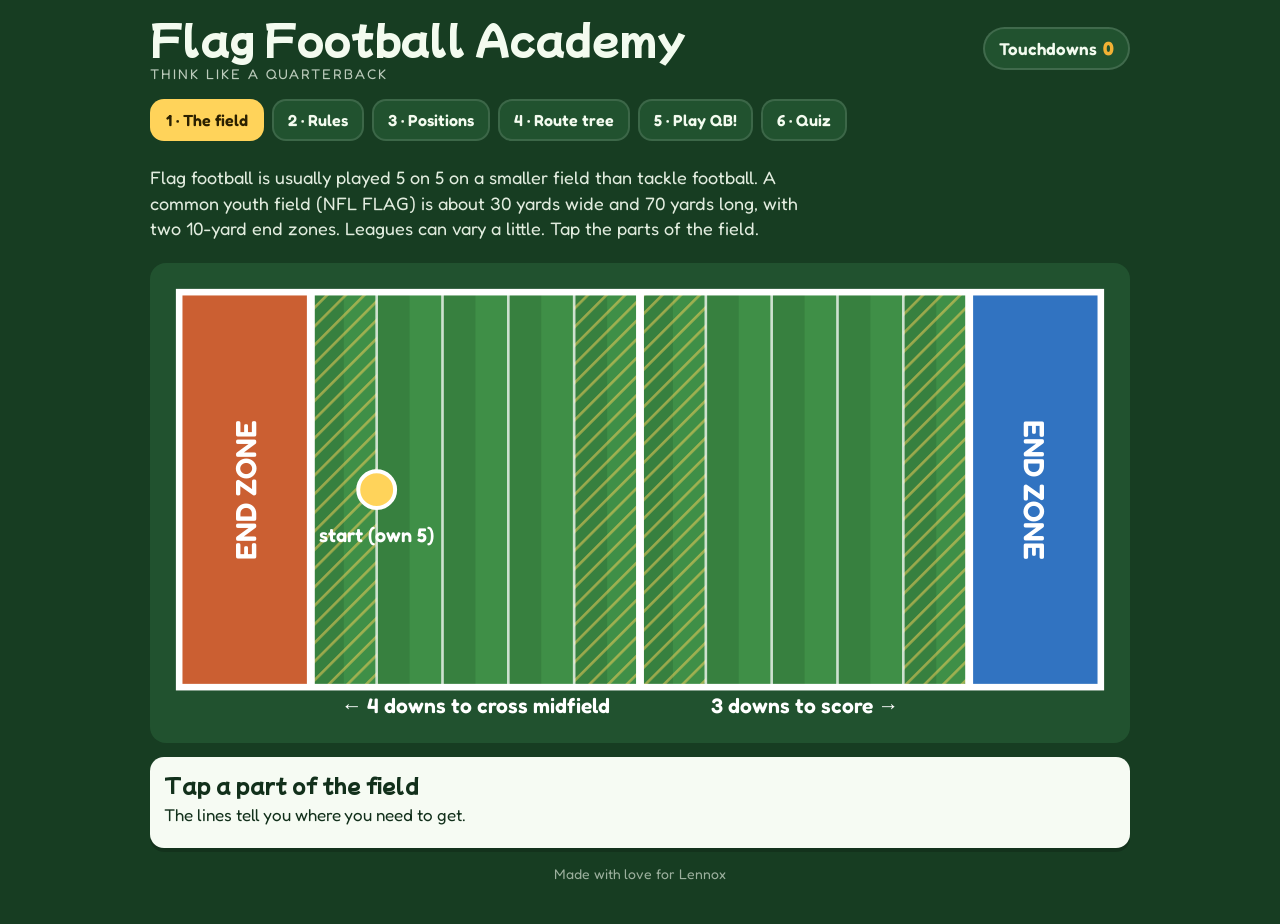
<file: football.html>
<!doctype html>
<html lang="en">
<head>
<meta charset="utf-8">
<meta name="viewport" content="width=device-width,initial-scale=1,viewport-fit=cover">
<title>Flag Football Academy</title>
<link rel="stylesheet" href="https://fonts.googleapis.com/css2?family=Mochiy+Pop+One&family=Fredoka:wght@400;500;600&display=swap">
<link rel="stylesheet" href="shared.css">
<style>
/* Flag Football Academy: Friday-night stadium green with team red/blue flags. Single theme by choice. */
:root{--bg:#173d22;--fg:#f3fbef;--panel:#21522f;--panel-2:#2b663b;--card:#f6fbf3;--card-ink:#12301b;--accent:#ffd35a;--on-accent:#2b2000;--muted:#55705c;
  --grass:#3f8f47;--grass-2:#37803f;--off:#e4572e;--def:#2f6fd6}
.field svg{width:100%;height:auto;display:block}
.hotspot.on .hs-ring{stroke:var(--gold);stroke-width:5}
.routes{display:grid;grid-template-columns:minmax(0,300px) minmax(0,1fr);gap:16px;align-items:start}
@media (max-width:720px){.routes{grid-template-columns:1fr}}
.routebox{background:var(--grass);border-radius:14px;padding:6px;max-width:300px;width:100%;justify-self:center}
.routebox svg{width:100%;height:auto;display:block}
.rbtns{display:grid;grid-template-columns:repeat(auto-fill,minmax(96px,1fr));gap:6px}
.rbtns button{padding:9px 6px;font-size:15px}
.rbtns button[aria-pressed="true"]{background:var(--accent);outline:3px solid var(--gold);outline-offset:-3px}
.sim{display:grid;grid-template-columns:minmax(0,400px) minmax(0,1fr);gap:16px;align-items:start}
@media (max-width:760px){.sim{grid-template-columns:1fr}}
.simfield{background:var(--grass);border-radius:14px;overflow:hidden;max-width:400px;width:100%;justify-self:center;position:relative}
.simfield svg{width:100%;height:auto;display:block;touch-action:manipulation}
.board{display:flex;gap:8px;flex-wrap:wrap}
.clockbar{height:12px;background:rgba(255,255,255,.18);border-radius:99px;overflow:hidden}
.clockbar i{display:block;height:100%;background:var(--accent);width:100%}
.clockbar.late i{background:#ff6b6b}
.plays{display:grid;gap:8px}
.plays button{text-align:left;line-height:1.25}
.plays button small{display:block;font-weight:400;font-size:13px;opacity:.75}
.plays button[aria-pressed="true"]{background:var(--accent);outline:3px solid var(--gold);outline-offset:-3px}
.throws{display:grid;grid-template-columns:1fr 1fr;gap:8px}
.throws button{border:4px solid transparent;font-size:16px}
.throws button.o-green{border-color:#2f9e5b}.throws button.o-yellow{border-color:#e8b400}.throws button.o-red{border-color:#d1495b}
.throws button small{display:block;font-weight:400;font-size:12px}
.msg{background:var(--card);color:var(--card-ink);border-radius:12px;padding:10px 12px;min-height:48px}
.msg b.big{font-family:var(--display);font-weight:400;font-size:20px;display:block}
.legend{font-size:13px;opacity:.85;display:flex;gap:12px;flex-wrap:wrap}
.legend i{display:inline-block;width:12px;height:12px;border-radius:50%;vertical-align:-1px;margin-right:4px}
.player-lbl{font-family:Fredoka,sans-serif;font-weight:700;font-size:9px;fill:#fff;text-anchor:middle;pointer-events:none}
</style>
</head>
<body>
<div class="wrap">
  <header class="game-head">
    <h1>Flag Football Academy<small>Think like a quarterback</small></h1>
    <div class="chips"><div class="chip">Touchdowns <b id="tdCount">0</b></div></div>
  </header>

  <nav class="sub" aria-label="Flag football lessons">
    <button data-tab="field">1 · The field</button>
    <button data-tab="rules">2 · Rules</button>
    <button data-tab="positions">3 · Positions</button>
    <button data-tab="routes">4 · Route tree</button>
    <button data-tab="qb">5 · Play QB!</button>
    <button data-tab="quiz">6 · Quiz</button>
  </nav>

  <!-- 1. Field -->
  <section data-panel="field">
    <p class="lead">Flag football is usually played 5 on 5 on a smaller field than tackle football. A common youth field (NFL FLAG) is about 30 yards wide and 70 yards long, with two 10-yard end zones. Leagues can vary a little. Tap the parts of the field.</p>
    <div class="panel field" id="fieldBox"></div>
    <div class="card info" id="fieldInfo" aria-live="polite"><h3>Tap a part of the field</h3><p>The lines tell you where you need to get.</p></div>
  </section>

  <!-- 2. Rules -->
  <section data-panel="rules">
    <p class="lead">These are the official NFL FLAG rules most youth leagues use. Your league might change a few, so always listen to your coach and the ref.</p>
    <div class="cards">
      <div class="card"><h3>No contact</h3><p>No tackling, blocking or pushing. Instead of a tackle, you <b>pull a flag</b> off the ball carrier's belt. Flag pulled = play over.</p></div>
      <div class="card"><h3>Downs</h3><p>Your team starts on its own 5-yard line. You get <b>4 downs</b> (tries) to cross midfield. Once you cross, you get <b>3 downs</b> to score a touchdown. Don't make it? The other team gets the ball.</p></div>
      <div class="card"><h3>The quarterback</h3><ul><li>The QB has <b>7 seconds</b> to throw (the pass clock)</li><li>The QB <b>can't run</b> with the ball past the line, unless they hand it off first and get it back</li><li>Only <b>one forward pass</b> per play</li></ul></div>
      <div class="card"><h3>Rushing the QB</h3><p>Defenders can rush the quarterback only if they start <b>7 yards</b> back from the line of scrimmage (the "rush line"). If the ball is handed off, anyone can rush.</p></div>
      <div class="card"><h3>No-run zones</h3><p>5 yards before each end zone and 5 yards on each side of midfield. Inside them you <b>must pass</b> to get a first down or a touchdown. No handoffs or runs!</p></div>
      <div class="card"><h3>Scoring</h3><ul><li><b>Touchdown:</b> 6 points</li><li><b>Extra point:</b> after a TD, try for 1 point from the 5-yard line (pass only) or 2 points from the 10</li><li><b>Safety:</b> 2 points for the defense if the ball carrier is stopped in their own end zone</li><li><b>Interceptions</b> can be run back for a score</li></ul></div>
      <div class="card"><h3>Flag guarding</h3><p>It's <b>illegal</b> to protect your flags with your hand, arm or the ball: no stiff-arms, no lowering your elbow, no covering your belt. That's a penalty.</p></div>
      <div class="card"><h3>Good sports</h3><ul><li>Everyone on offense can catch a pass</li><li>Shirts tucked in so the flags hang free</li><li>Shake hands after every game</li></ul></div>
    </div>
  </section>

  <!-- 3. Positions -->
  <section data-panel="positions">
    <div class="routes">
      <div class="routebox" id="formBox"></div>
      <div class="card info" id="formInfo" aria-live="polite"><h3>Tap a player</h3><p>Red is the offense (has the ball). Blue is the defense.</p></div>
    </div>
    <div class="cards">
      <div class="card"><h3>Man-to-man defense</h3><p>Each defender sticks to one receiver wherever they go. Look for defenders lined up right across from receivers. <b>Beat it with</b> quick cuts: slants, outs, crossing routes.</p></div>
      <div class="card"><h3>Zone defense</h3><p>Each defender guards an <b>area</b>, not a person. Look for defenders spread out, away from receivers. <b>Beat it with</b> routes that stop in the empty spaces (curls) or flood one area with two receivers.</p></div>
    </div>
  </section>

  <!-- 4. Routes -->
  <section data-panel="routes">
    <p class="lead">Receivers run planned paths called <b>routes</b>. Together they make the "route tree." Tap a route to watch a receiver run it.</p>
    <div class="routes">
      <div class="routebox" id="routeBox"></div>
      <div style="display:grid;gap:10px;align-content:start">
        <div class="rbtns" id="routeBtns"></div>
        <div class="card info" id="routeInfo" aria-live="polite"><h3>Pick a route</h3><p>Every route has a job.</p></div>
      </div>
    </div>
  </section>

  <!-- 5. QB sim -->
  <section data-panel="qb">
    <div class="sim">
      <div style="display:grid;gap:8px">
        <div class="simfield"><svg id="simSvg" viewBox="0 0 360 384" aria-label="Play field"></svg></div>
        <div class="clockbar" id="clockbar" aria-hidden="true"><i id="clockfill"></i></div>
        <div class="legend"><span><i style="background:#e4572e"></i>Your team</span><span><i style="background:#2f6fd6"></i>Defense</span><span><i style="background:#ffd35a"></i>Line to gain</span><span>Ring = how open</span></div>
      </div>
      <div style="display:grid;gap:12px;align-content:start">
        <div class="board"><div class="chip" id="downChip">1st down</div><div class="chip">Ball on <b id="spotChip">5</b></div><div class="chip">Points <b id="ptsChip">0</b></div></div>
        <div class="msg" id="msg" aria-live="polite"></div>
        <div id="controls" style="display:grid;gap:10px"></div>
      </div>
    </div>
  </section>

  <!-- 6. Quiz -->
  <section data-panel="quiz"><div class="panel" id="quizBox"></div></section>
  <footer>Made with love for Lennox</footer>
</div>

<script src="shared.js"></script>
<script>
/* ---------- 1. Field (10 px = 1 yard) ---------- */
(function(){
  let s=`<svg viewBox="-10 -10 720 340" role="img" aria-label="Flag football field">
  <defs><pattern id="nr" width="10" height="10" patternUnits="userSpaceOnUse" patternTransform="rotate(45)"><rect width="10" height="10" fill="none"/><line x1="0" y1="0" x2="0" y2="10" stroke="#ffd35a" stroke-width="4" opacity=".5"/></pattern></defs>
  <rect x="0" y="0" width="700" height="300" fill="#3f8f47"/>`;
  for(let i=0;i<10;i++)s+=`<rect x="${100+i*50}" y="0" width="25" height="300" fill="#37803f"/>`;
  s+=`<g class="hotspot" data-k="endzone"><rect class="hs-ring" x="0" y="0" width="100" height="300" fill="#e4572e" opacity=".85" stroke="none"/><rect x="600" y="0" width="100" height="300" fill="#2f6fd6" opacity=".85"/></g>
  <g class="hotspot" data-k="norun"><rect class="hs-ring" x="100" y="0" width="50" height="300" fill="url(#nr)" stroke="none"/><rect x="550" y="0" width="50" height="300" fill="url(#nr)"/><rect x="300" y="0" width="100" height="300" fill="url(#nr)"/></g>
  <g stroke="#fff" stroke-width="2" opacity=".75">${[150,200,250,300,400,450,500,550].map(x=>`<line x1="${x}" y1="0" x2="${x}" y2="300"/>`).join("")}</g>
  <g class="hotspot" data-k="goal"><line class="hs-ring" x1="100" y1="0" x2="100" y2="300" stroke="#fff" stroke-width="6"/><line x1="600" y1="0" x2="600" y2="300" stroke="#fff" stroke-width="6"/><rect x="88" y="0" width="24" height="300" fill="transparent"/><rect x="588" y="0" width="24" height="300" fill="transparent"/></g>
  <g class="hotspot" data-k="mid"><line class="hs-ring" x1="350" y1="0" x2="350" y2="300" stroke="#fff" stroke-width="6"/><rect x="338" y="0" width="24" height="300" fill="transparent"/></g>
  <g class="hotspot" data-k="start"><circle class="hs-ring" cx="150" cy="150" r="14" fill="#ffd35a" stroke="#fff" stroke-width="3"/></g>
  <rect x="0" y="0" width="700" height="300" fill="none" stroke="#fff" stroke-width="5"/>
  <g font-family="Fredoka,sans-serif" font-weight="600" font-size="22" fill="#fff" text-anchor="middle" pointer-events="none">
    <text x="50" y="158" transform="rotate(-90 50 150)">END ZONE</text><text x="650" y="158" transform="rotate(90 650 150)">END ZONE</text>
    <text x="350" y="-14" font-size="16">MIDFIELD</text><text x="150" y="190" font-size="15">start (own 5)</text>
    <text x="225" y="320" font-size="16">← 4 downs to cross midfield</text><text x="475" y="320" font-size="16">3 downs to score →</text></g>
  </svg>`;
  document.getElementById("fieldBox").innerHTML=s;
  LG.hotspots(document.getElementById("fieldBox"),{
    endzone:{t:"End zones",d:"10 yards deep at each end. Carry or catch the ball in the other team's end zone for a touchdown: 6 points!"},
    goal:{t:"Goal lines",d:"The front edge of each end zone. The ball has to break this line for a touchdown."},
    mid:{t:"Midfield",d:"The middle of the field. Your first goal on every drive is to cross it within 4 downs. Then you get 3 downs to score."},
    norun:{t:"No-run zones",d:"The striped areas: 5 yards before each end zone and 5 yards on each side of midfield. In here you have to pass to get a first down or touchdown. Runs and handoffs aren't allowed."},
    start:{t:"Starting spot",d:"Every drive starts on your own 5-yard line. That's 45 yards from the other end zone."}
  },document.getElementById("fieldInfo"));
})();

/* ---------- 3. Positions ---------- */
(function(){
  const P=[["QB","off",150,330,"Quarterback (QB)","The leader of the offense. Takes the snap, reads the defense, and throws or hands off within 7 seconds. In flag, the QB can't run past the line unless the ball was handed off first."],
    ["C","off",150,290,"Center","Snaps (hikes) the ball to the QB between their legs, then runs out to be a receiver. Yes, the center can catch passes!"],
    ["WR","off",30,290,"Wide receiver","Lines up wide near the sideline. Runs routes, gets open, catches passes. Speed and sharp cuts are key."],
    ["WR","off",270,290,"Wide receiver","The other wide receiver. Two wide receivers stretch the defense across the whole field."],
    ["S","off",90,300,"Slot receiver / runner","Lines up between the center and a wide receiver. Can run short routes or take a handoff."],
    ["R","def",150,206,"Rusher","Starts 7 yards back (on the rush line) and chases the QB to pull a flag before the pass. Only one rusher is typical."],
    ["CB","def",30,250,"Cornerback","Covers a wide receiver. Watches the receiver's hips to know where they're going."],
    ["CB","def",270,250,"Cornerback","Covers the other wide receiver."],
    ["LB","def",90,240,"Linebacker","Guards the short middle. Watches for short passes and runs."],
    ["S","def",150,150,"Safety","The last line of defense. Plays deep to stop long passes and pull flags if anyone breaks free."]];
  let s=`<svg viewBox="0 0 300 360" role="img" aria-label="Offense and defense lined up"><rect width="300" height="360" fill="#3f8f47"/>
    <line x1="0" y1="280" x2="300" y2="280" stroke="#4e8de8" stroke-width="3"/><text x="296" y="274" text-anchor="end" font-size="11" fill="#fff" font-family="Fredoka">line of scrimmage</text>
    <line x1="0" y1="196" x2="300" y2="196" stroke="#ff6b6b" stroke-width="2" stroke-dasharray="6 5"/><text x="296" y="190" text-anchor="end" font-size="11" fill="#fff" font-family="Fredoka">rush line (7 yards)</text>`;
  P.forEach((p,i)=>s+=`<g class="hotspot" data-k="${i}"><circle class="hs-ring" cx="${p[2]}" cy="${p[3]}" r="14" fill="${p[1]==="off"?"#e4572e":"#2f6fd6"}" stroke="#fff" stroke-width="2.5"/><text x="${p[2]}" y="${p[3]+4}" font-size="11" class="player-lbl" style="font-size:11px">${p[0]}</text></g>`);
  document.getElementById("formBox").innerHTML=s+`</svg>`;
  const info={};P.forEach((p,i)=>info[i]={t:p[4],d:p[5]});
  LG.hotspots(document.getElementById("formBox"),info,document.getElementById("formInfo"));
})();

/* ---------- Routes (waypoints in yards from the start; +x = toward the middle of the field, +y = downfield) ---------- */
const ROUTES={
  flat:{n:"Flat",p:[[-1,2],[-10,3]],d:"A quick route straight toward the sideline, close to the line. An easy, safe throw.",use:"Great when defenders are playing deep."},
  slant:{n:"Slant",p:[[0,3],[12,13]],d:"3 steps up, then cut sharply on a diagonal toward the middle.",use:"The best quick route against man coverage: you cut in front of your defender."},
  out:{n:"Out",p:[[0,6],[-10,6]],d:"Run 6 yards, plant your foot and cut straight to the sideline.",use:"Good for first downs near the sideline. Catch it and get out of bounds or turn upfield."},
  in:{n:"In (dig)",p:[[0,6],[13,6]],d:"Run 6 yards, then cut straight across the middle.",use:"Finds open space in the middle, especially against zone."},
  hitch:{n:"Hitch",p:[[0,5],[0,4]],d:"Run 5 yards, stop, and turn back to face the QB.",use:"Perfect when your defender is backing up a lot."},
  curl:{n:"Curl",p:[[0,7],[1.5,5.5]],d:"Run 7 yards, then curl back toward the QB and sit in the open spot.",use:"Beats zone: stop in the hole between defenders."},
  comeback:{n:"Comeback",p:[[0,10],[-3,8]],d:"Run hard 10 yards like you're going deep, then come back toward the sideline.",use:"Your defender backs up fearing a deep ball; you stop and come back."},
  post:{n:"Post",p:[[0,8],[9,19]],d:"Run 8 yards, then angle toward the middle of the field (where the goalposts would be).",use:"A deep shot over the middle when the safety is out of position."},
  corner:{n:"Corner",p:[[0,8],[-9,17]],d:"Run 8 yards, then angle toward the back corner of the end zone.",use:"A deep shot toward the sideline. Hard to defend near the end zone."},
  go:{n:"Go (fly)",p:[[0,22]],d:"Run straight down the field as fast as you can.",use:"Beats defenders who play too close. Even if it's not thrown, it pulls defenders deep."},
  drag:{n:"Drag",p:[[0,2],[16,3]],d:"A shallow route that runs all the way across the field just past the line.",use:"Defenders often lose you in traffic. Great against man."}
};
function routePoint(start,route,dist,mirror){
  let x=start[0],y=start[1],left=dist;
  for(const [dx,dy] of route){const tx=start[0]+(mirror?-dx:dx),ty=start[1]+dy;const L=Math.hypot(tx-x,ty-y);
    if(left<=L){return[x+(tx-x)*left/L,y+(ty-y)*left/L]}left-=L;x=tx;y=ty}
  return[x,y];
}
(function(){
  const S=12,ox=60,oy=330; // px per yard, start at (ox,oy), +x right(toward middle), up = downfield
  const toPx=([x,y])=>[ox+x*S,oy-y*S];
  let s=`<svg viewBox="0 0 300 360" aria-hidden="true"><rect width="300" height="360" fill="#3f8f47"/>`;
  for(let y=0;y<=25;y+=5)s+=`<line x1="0" y1="${oy-y*S}" x2="300" y2="${oy-y*S}" stroke="#fff" stroke-width="${y?1.5:3}" opacity="${y?.45:.9}"/>`;
  s+=`<line x1="4" y1="0" x2="4" y2="360" stroke="#fff" stroke-width="4"/><text x="10" y="352" font-size="11" fill="#fff" font-family="Fredoka">sideline</text><text x="296" y="${oy-4}" text-anchor="end" font-size="11" fill="#fff" font-family="Fredoka">line of scrimmage</text>
    <path id="rpath" d="" fill="none" stroke="#ffd35a" stroke-width="4" stroke-linecap="round" stroke-linejoin="round"/>
    <g id="rdot"><circle r="10" fill="#e4572e" stroke="#fff" stroke-width="2.5"/><text y="4" class="player-lbl" style="font-size:10px">WR</text></g></svg>`;
  document.getElementById("routeBox").innerHTML=s;
  const dot=document.getElementById("rdot"),path=document.getElementById("rpath");
  dot.setAttribute("transform",`translate(${ox},${oy})`);
  let raf;
  document.getElementById("routeBtns").innerHTML=Object.entries(ROUTES).map(([k,r])=>`<button type="button" data-k="${k}" aria-pressed="false">${r.n}</button>`).join("");
  document.querySelectorAll("#routeBtns button").forEach(b=>b.onclick=()=>{
    const k=b.dataset.k,R=ROUTES[k];LG.click();
    document.querySelectorAll("#routeBtns button").forEach(x=>x.setAttribute("aria-pressed",x===b));
    const pts=[[0,0],...R.p].map(toPx);path.setAttribute("d","M"+pts.map(p=>p.join(" ")).join(" L"));
    const len=path.getTotalLength();path.style.strokeDasharray=len;path.style.strokeDashoffset=len;
    document.getElementById("routeInfo").innerHTML=`<h3>${R.n}</h3><p>${R.d}</p><p class="tip"><b>When to use it:</b> ${R.use}</p>`;
    cancelAnimationFrame(raf);const t0=performance.now(),dur=LG.reduce()?1:Math.max(1200,len*6);
    const step=now=>{const f=Math.min(1,(now-t0)/dur);const p=path.getPointAtLength(f*len);dot.setAttribute("transform",`translate(${p.x},${p.y})`);path.style.strokeDashoffset=len*(1-f);if(f<1)raf=requestAnimationFrame(step)};
    raf=requestAnimationFrame(step);
  });
})();

/* ---------- 5. QB simulator ---------- */
const PX=12,VIEW_BEHIND=10,VIEW_AHEAD=22; // view: 30 yards wide, 32 yards tall
const OFF0={WRL:[3,0],SL:[9,-1],C:[15,0],WRR:[27,0],QB:[15,-5]};
const PLAYS={
  slantflat:{n:"Slant-Flat",s:"Quick throws. Best vs. man coverage.",r:{WRL:"slant",SL:"flat",C:"hitch",WRR:"slant"},beats:"man"},
  curlflat:{n:"Curl-Flat",s:"Sit in the holes. Best vs. zone.",r:{WRL:"curl",SL:"flat",C:"hitch",WRR:"curl"},beats:"zone"},
  verts:{n:"Four Verticals",s:"Everyone goes deep. Stretches a zone.",r:{WRL:"go",SL:"go",C:"drag",WRR:"go"},beats:"zone"},
  postcorner:{n:"Post-Corner",s:"Two deep cuts plus a drag underneath.",r:{WRL:"post",SL:"out",C:"drag",WRR:"corner"},beats:"man"},
  sweep:{n:"Jet Sweep (run)",s:"Hand off to the slot running to the right.",run:true,beats:"both"}
};
const NAMES={WRL:"Left WR",SL:"Slot",C:"Center",WRR:"Right WR"};
const G={spot:5,down:1,crossed:false,pts:0,tds:LG.store.get("ff-tds",0),pat:null,phase:"call",play:null,cov:null,raf:0};
document.getElementById("tdCount").textContent=G.tds;
const svg=document.getElementById("simSvg");
const sx=x=>x*PX,sy=y=>(VIEW_AHEAD-y)*PX;
const dist=(a,b)=>Math.hypot(a[0]-b[0],a[1]-b[1]);
function defLook(cov){
  return cov==="man"?{CBL:[3,4],LB:[9,4],S:[15,5],CBR:[27,4],R:[15,7]}:{CBL:[6,5],LB:[15,6],S:[15,13],CBR:[24,5],R:[15,7]};
}
const ZONE={CBL:[5,6],LB:[15,7],S:[15,15],CBR:[25,6]};
const MAN={CBL:"WRL",LB:"SL",S:"C",CBR:"WRR"};
function noRun(spot){return(!G.crossed&&spot>=20&&spot<25)||spot>=45}
function lineToGain(){return G.crossed?50:25}

function drawField(){
  const A=y=>G.spot+y; // absolute yard
  let s=`<rect width="360" height="384" fill="#3f8f47"/>`;
  for(let y=-VIEW_BEHIND;y<=VIEW_AHEAD;y++){const a=A(y);if(a%10===0&&a>0&&a<50)s+=`<rect x="0" y="${sy(y+5)}" width="360" height="${5*PX}" fill="#37803f"/>`}
  // your own end zone (behind you)
  if(G.spot<VIEW_BEHIND)s+=`<rect x="0" y="${sy(-G.spot)}" width="360" height="${(VIEW_BEHIND-G.spot)*PX}" fill="#e4572e" opacity=".55"/><text x="180" y="${Math.min(378,sy(-G.spot)+20)}" text-anchor="middle" font-family="Fredoka" font-weight="600" font-size="13" fill="#fff">YOUR END ZONE</text>`;
  // end zone
  const gl=50-G.spot;if(gl<=VIEW_AHEAD)s+=`<rect x="0" y="0" width="360" height="${sy(gl)}" fill="#2f6fd6" opacity=".7"/><text x="180" y="${Math.max(18,sy(gl)-10)}" text-anchor="middle" font-family="Mochiy Pop One,Fredoka" font-size="18" fill="#fff">END ZONE</text>`;
  // no-run zones
  const nrz=G.crossed?[[45,50]]:[[20,25],[45,50]];
  nrz.forEach(([a,b])=>{const y1=a-G.spot,y2=b-G.spot;if(y2>-VIEW_BEHIND&&y1<VIEW_AHEAD)s+=`<rect x="0" y="${sy(y2)}" width="360" height="${(y2-y1)*PX}" fill="#ffd35a" opacity=".13"/><text x="356" y="${sy(y2)+14}" text-anchor="end" font-size="11" fill="#ffd35a" font-family="Fredoka" font-weight="600">NO-RUN ZONE</text>`});
  for(let y=-VIEW_BEHIND;y<=VIEW_AHEAD;y++){const a=A(y);if(a%5===0&&a>=0&&a<=50){s+=`<line x1="0" y1="${sy(y)}" x2="360" y2="${sy(y)}" stroke="#fff" stroke-width="${a===25||a===50||a===0?3:1.4}" opacity=".7"/>`;
    if(a%10===0||a===25)s+=`<text x="6" y="${sy(y)-3}" font-size="10" fill="#fff" font-family="Fredoka" opacity=".9">${a===25?"MID":a===50?"GOAL":a<25?"own "+a:"opp "+(50-a)}</text>`}}
  const ltg=lineToGain()-G.spot;if(ltg<=VIEW_AHEAD&&ltg!==50-G.spot)s+=`<line x1="0" y1="${sy(ltg)}" x2="360" y2="${sy(ltg)}" stroke="#ffd35a" stroke-width="3"/>`;
  s+=`<line x1="0" y1="${sy(0)}" x2="360" y2="${sy(0)}" stroke="#4e8de8" stroke-width="3"/>`;
  s+=`<line x1="0" y1="${sy(7)}" x2="360" y2="${sy(7)}" stroke="#ff6b6b" stroke-width="1.5" stroke-dasharray="6 5" opacity=".8"/>`;
  s+=`<g id="routesG"></g><g id="playersG"></g><g id="ballG"><ellipse rx="5" ry="3.4" fill="#8b4a2b" stroke="#fff" stroke-width="1"/></g><g id="fxG"></g>`;
  svg.innerHTML=s;
}
function player(id,pos,team,lbl){
  const c=team==="off"?"#e4572e":"#2f6fd6",tgt=team==="off"&&id!=="QB";
  return `<g data-id="${id}" transform="translate(${sx(pos[0])},${sy(pos[1])})" ${tgt?`class="tgt" style="cursor:pointer"`:""}>
    ${tgt?`<circle r="22" fill="transparent"/><circle class="ring" r="17" fill="none" stroke="none" stroke-width="4"/>`:""}<circle r="11" fill="${c}" stroke="#fff" stroke-width="2"/>
    <text y="3.5" class="player-lbl">${lbl}</text></g>`;
}
const LBL={WRL:"WR",SL:"S",C:"C",WRR:"WR",QB:"QB",CBL:"CB",CBR:"CB",LB:"LB",S:"S",R:"R"};
function renderPlayers(){
  const st=G.st,pg=document.getElementById("playersG");
  if(!pg.childElementCount){let h="";for(const k of ["CBL","LB","S","CBR","R"])h+=player(k,st.d[k],"def",LBL[k]);for(const k of ["WRL","SL","C","WRR","QB"])h+=player(k,st.o[k],"off",LBL[k]);pg.innerHTML=h}
  pg.querySelectorAll("[data-id]").forEach(g=>{const id=g.dataset.id,pos=(id in st.o?st.o:st.d)[id];g.setAttribute("transform",`translate(${sx(pos[0])},${sy(pos[1])})`);
    const ring=g.querySelector(".ring");if(ring){let c="none";if(G.phase==="live"&&!G.play.run&&!G.thrown&&!st.carrier){const o=openness(id);c=o>=3?"#2f9e5b":o>=1.8?"#e8b400":"#d1495b"}ring.setAttribute("stroke",c)}});
  const b=st.ball;document.getElementById("ballG").setAttribute("transform",`translate(${sx(b[0])},${sy(b[1])})`);
  if(G.phase==="live"&&!G.thrown&&!st.carrier)document.querySelectorAll(".throws button").forEach(b=>{const o=openness(b.dataset.k);b.className=o>=3?"o-green":o>=1.8?"o-yellow":"o-red"});
}
function openness(k){const p=G.st.o[k];let m=99;for(const d of ["CBL","LB","S","CBR"])m=Math.min(m,dist(p,G.st.d[d]));return m}

function setup(){
  G.cov=Math.random()<.5?"man":"zone";
  const d=defLook(G.cov),o={};for(const k in OFF0)o[k]=[...OFF0[k]];
  G.st={o,d:{...d},ball:[15,0],t:0,hist:[],carrier:null};
  for(const k in G.st.d)G.st.d[k]=[...G.st.d[k]];
  G.play=null;G.phase="call";drawField();renderPlayers();updateBoard();
  document.getElementById("clockfill").style.width="100%";document.getElementById("clockbar").classList.remove("late");
  const nr=noRun(G.spot)||G.pat;
  msg(G.pat?`<b class="big">Extra point try: ${G.pat} point${G.pat>1?"s":""}</b>One play from the ${G.pat===1?5:10}. ${G.pat===1?"You're in the no-run zone, so you must pass.":"Run or pass, your call."}`:
    `<b class="big">Read the defense</b>Are the blue defenders lined up right across from your receivers (<b>man</b>), or spread out in areas (<b>zone</b>)? Then pick a play.${nr&&!G.pat?` <b>You're in a no-run zone: pass only!</b>`:""}`);
  const btns=Object.entries(PLAYS).map(([k,p])=>{const dis=p.run&&(noRun(G.spot)||G.pat===1);
    return `<button type="button" data-k="${k}" ${dis?"disabled":""}>${p.n}<small>${dis?"Not allowed in a no-run zone":p.s}</small></button>`}).join("");
  controls(`<div class="plays">${btns}</div><button type="button" class="primary big" id="hike" disabled>Hike!</button>`);
  document.querySelectorAll(".plays button").forEach(b=>b.onclick=()=>{LG.click();G.play=PLAYS[b.dataset.k];G.playKey=b.dataset.k;
    document.querySelectorAll(".plays button").forEach(x=>x.setAttribute("aria-pressed",x===b));document.getElementById("hike").disabled=false;drawRoutes()});
  document.getElementById("hike").onclick=hike;
}
function drawRoutes(){
  let s="";
  if(G.play.run){s=`<path d="M${sx(9)} ${sy(-1)} L${sx(12)} ${sy(-4)} L${sx(23)} ${sy(-4)} L${sx(26)} ${sy(2)} L${sx(26)} ${sy(14)}" fill="none" stroke="#ffd35a" stroke-width="3" stroke-dasharray="5 4" opacity=".85"/>`}
  else for(const k in G.play.r){const R=ROUTES[G.play.r[k]].p,st=OFF0[k],m=k==="WRR";
    s+=`<path d="M${sx(st[0])} ${sy(st[1])} ${R.map(([dx,dy])=>`L${sx(st[0]+(m?-dx:dx))} ${sy(st[1]+dy)}`).join(" ")}" fill="none" stroke="#ffd35a" stroke-width="2.5" stroke-dasharray="5 4" opacity=".85"/>`}
  document.getElementById("routesG").innerHTML=s;
}
function controls(h){document.getElementById("controls").innerHTML=h}
function msg(h){document.getElementById("msg").innerHTML=h}
function updateBoard(){
  const ord=["","1st","2nd","3rd","4th"][G.down]||G.down+"th";const allowed=G.crossed?3:4;
  document.getElementById("downChip").textContent=G.pat?"Extra point":`${ord} down · ${allowed-G.down+1} left`;
  const s=G.spot;document.getElementById("spotChip").textContent=s===25?"midfield":s<25?`own ${s}`:`opp ${50-s}`;
  document.getElementById("ptsChip").textContent=G.pts;
}
function hike(){
  if(!G.play)return;LG.tone(200,.08,"square",.08);
  G.phase="live";G.st.t=0;G.st.hist=[];G.thrown=false;G.ballFlight=null;G.st.carrier=null;G.st.ball=[...G.st.o.QB];
  // zone defenders drop to their spots
  if(G.play.run){G.st.handed=false}
  msg(G.play.run?"<b class='big'>Hike!</b>Watch the handoff…":"<b class='big'>Hike!</b>Tap a receiver (or a button) to throw. Green ring = open!");
  const keys=["WRL","SL","C","WRR"];
  controls(G.play.run?"":`<div class="throws">${keys.map(k=>`<button type="button" data-k="${k}">${NAMES[k]}<small>${ROUTES[G.play.r[k]].n}</small></button>`).join("")}</div>`);
  document.querySelectorAll(".throws button").forEach(b=>b.onclick=()=>throwTo(b.dataset.k));
  svg.onclick=e=>{const g=e.target.closest(".tgt");if(g)throwTo(g.dataset.id)};
  let last=performance.now();
  const loop=now=>{const dt=Math.min(.05,(now-last)/1000);last=now;if(step(dt))G.raf=requestAnimationFrame(loop)};
  G.raf=requestAnimationFrame(loop);
}
const SPD=6.2,DSPD=5.7,RSPD=3.2,CSPD=5.2; // CSPD: ball carrier after the catch (slower than pursuit, so flags get pulled)
function moveToward(p,t,sp,dt){const d=dist(p,t);if(d<1e-3)return;const m=Math.min(d,sp*dt);p[0]+=(t[0]-p[0])/d*m;p[1]+=(t[1]-p[1])/d*m}
function lagPos(k,lag){const h=G.st.hist;for(let i=h.length-1;i>=0;i--)if(h[i].t<=G.st.t-lag)return h[i].o[k];return OFF0[k]}
function step(dt){
  const st=G.st;st.t+=dt;
  st.hist.push({t:st.t,o:Object.fromEntries(Object.entries(st.o).map(([k,v])=>[k,[...v]]))});if(st.hist.length>200)st.hist.shift();
  const runPhase=!!st.carrier;
  // offense movement
  if(!runPhase){
    if(G.play.run){
      const path=[[3,-3],[14,-3],[17,3],[17,40]];
      const p=routePoint(OFF0.SL,path,st.t*SPD,false);st.o.SL=p;
      if(!st.handed&&dist(p,st.o.QB)<2.2){st.handed=true;st.carrier="SL";LG.tone(500,.05);msg("<b class='big'>Handoff!</b>Run, run, run!")}
      for(const k of ["WRL","C","WRR"]){const r=k==="C"?"hitch":"go";st.o[k]=routePoint(OFF0[k],ROUTES[r].p,st.t*SPD*.8,k==="WRR")}
    }else for(const k in G.play.r)st.o[k]=routePoint(OFF0[k],ROUTES[G.play.r[k]].p,Math.max(0,st.t-.15)*SPD,k==="WRR");
  }else{
    const c=st.o[st.carrier];let near=null,nd=99;for(const d of ["CBL","LB","S","CBR","R"]){const dd=dist(c,st.d[d]);if(dd<nd){nd=dd;near=st.d[d]}}
    let dx=0;if(near&&nd<5)dx=c[0]<near[0]?-.6:.6;
    if(G.play.run&&st.carrier==="SL"&&!st.turned){const p=routePoint(OFF0.SL,[[3,-3],[14,-3],[17,3]],st.t*SPD,false);c[0]=p[0];c[1]=p[1];if(dist(p,[26,2])<.05)st.turned=true}
    else{c[0]+=dx*CSPD*dt*.5;c[1]+=CSPD*dt}
    for(const k of ["WRL","C","WRR","SL"])if(k!==st.carrier)moveToward(st.o[k],[st.o[k][0],st.o[k][1]+1],2,dt);
  }
  // defense movement
  const carrier=st.carrier?st.o[st.carrier]:null;
  for(const d of ["CBL","LB","S","CBR"]){
    let target;
    if(carrier){const ahead=Math.max(0,carrier[1]-st.d[d][1])*.35;target=[carrier[0],carrier[1]+Math.min(4,ahead+.5)]}
    else if(G.ballFlight&&G.ballFlight.t>0.25&&dist(st.d[d],G.ballFlight.target)<4)target=G.ballFlight.target;
    else if(G.cov==="man"){const lp=lagPos(MAN[d],.35);target=[lp[0],lp[1]+1.2]}
    else{const a=ZONE[d];let best=null,bd=7.5;for(const k of ["WRL","SL","C","WRR"]){const dd=dist(st.o[k],a);if(dd<bd){bd=dd;best=k}}
      if(best){const lp=lagPos(best,.25);const v=[lp[0]-a[0],lp[1]+.8-a[1]];const L=Math.hypot(...v);target=L>5.5?[a[0]+v[0]/L*5.5,a[1]+v[1]/L*5.5]:[lp[0],lp[1]+.8]}else target=a}
    moveToward(st.d[d],target,carrier?6.3:DSPD,dt);
  }
  // rusher
  const rt=carrier?carrier:st.o.QB;moveToward(st.d.R,rt,carrier?DSPD:RSPD,dt);
  // ball
  if(G.ballFlight){const f=G.ballFlight;f.t+=dt;const k=Math.min(1,f.t/f.dur);st.ball=[f.from[0]+(f.target[0]-f.from[0])*k,f.from[1]+(f.target[1]-f.from[1])*k];
    if(k>=1){G.ballFlight=null;return resolveCatch(f.k)}}
  else if(carrier)st.ball=[carrier[0]+.6,carrier[1]];
  else st.ball=[st.o.QB[0]+.6,st.o.QB[1]];
  // clock
  if(!st.carrier&&!G.thrown){const left=Math.max(0,7-st.t);document.getElementById("clockfill").style.width=(left/7*100)+"%";document.getElementById("clockbar").classList.toggle("late",left<2.5)}
  renderPlayers();
  // events
  if(!G.thrown&&!st.carrier){
    if(dist(st.d.R,st.o.QB)<1.1)return endPlay(st.o.QB[1],"sack");
    if(st.t>=7)return endPlay(0,"clock");
  }
  if(carrier){
    for(const d of ["CBL","LB","S","CBR","R"])if(dist(st.d[d],carrier)<1.05)return endPlay(carrier[1],"flag");
    if(carrier[0]<0||carrier[0]>30)return endPlay(carrier[1],"out");
    if(G.spot+carrier[1]>=50)return endPlay(50-G.spot,"td");
    if(G.pat&&carrier[1]>=(G.pat===1?5:10))return endPlay(carrier[1],"td");
  }
  return true;
}
function throwTo(k){
  if(G.phase!=="live"||G.thrown||G.st.carrier||G.play.run)return;
  G.thrown=true;LG.tone(700,.06);
  const st=G.st,from=[...st.o.QB];
  // lead the receiver: aim where they'll be when the ball arrives
  let dur=dist(from,st.o[k])/19;
  for(let i=0;i<3;i++){const p=routePoint(OFF0[k],ROUTES[G.play.r[k]].p,(st.t+dur-.15)*SPD,k==="WRR");dur=dist(from,p)/19}
  const target=routePoint(OFF0[k],ROUTES[G.play.r[k]].p,(st.t+dur-.15)*SPD,k==="WRR");
  G.ballFlight={from,target,dur:Math.max(.25,dur),t:0,k,sepAtThrow:openness(k)};
  document.querySelectorAll(".throws button").forEach(b=>b.disabled=true);
  msg(`<b class="big">Ball's in the air…</b>Thrown to the ${NAMES[k]}.`);
}
function resolveCatch(k){
  const sep=openness(k),r=Math.random();
  let pc=sep>=3?.95:sep>=1.8?.8:sep>=1.2?.55:.3,pi=sep>=3?0:sep>=1.8?.03:sep>=1.2?.1:.28;
  if(r<pi){LG.sad();return endPlay(0,"int",k)}
  if(r<pi+pc){LG.happy();G.st.carrier=k;msg(`<b class="big">Caught it!</b>The ${NAMES[k]} has the ball. Can they get past the defense?`);renderPlayers();return true}
  return endPlay(0,"inc",k);
}
function endPlay(gain,how,k){
  cancelAnimationFrame(G.raf);G.phase="result";svg.onclick=null;renderPlayers();
  const g=Math.round(gain);const covTxt=G.cov==="man"?"<b>man-to-man</b>":"<b>zone</b>";
  const fit=G.play.beats==="both"?"":G.play.beats===G.cov?` ${G.play.n} is a great call against ${G.cov}!`:` Tip: ${G.play.n} works best against ${G.play.beats}.`;
  let head,body,after;
  if(G.pat){
    const need=G.pat===1?5:10;const ok=how==="td"||(["flag","out"].includes(how)&&g>=need);
    if(ok){G.pts+=G.pat;LG.fanfare();head=`Extra point good! +${G.pat}`;body=`That makes ${G.pts} points.`}
    else{LG.sad();head="No good.";body=how==="inc"?"Incomplete pass.":how==="int"?"Intercepted!":how==="sack"?"The rusher pulled the QB's flag.":how==="clock"?"The 7-second pass clock ran out.":`Stopped ${g<0?"behind the line":`at the ${need-g}`}.`}
    G.pat=null;G.spot=5;G.down=1;G.crossed=false;after="New drive from your own 5.";
  }else if(how==="td"){
    G.pts+=6;G.tds++;LG.store.set("ff-tds",G.tds);document.getElementById("tdCount").textContent=G.tds;
    LG.fanfare();LG.confetti(50,["#e4572e","#fff","#ffd35a"]);LG.banner("TOUCHDOWN!","+6 points");
    head="TOUCHDOWN! +6";body=`Defense was in ${covTxt}.${fit}`;G.pat="choose";after="";
  }else{
    let lost=false;
    if(how==="int"){head="Intercepted!";body=`The defender jumped the route. The ${NAMES[k]} wasn't open enough (look for green rings). Defense was in ${covTxt}.${fit}`;lost=true}
    else if(how==="sack"){head=`Sack! Loss of ${-g} yards.`;body="The rusher pulled your flag. Throw before the rusher arrives: the clock bar shows the 7 seconds, but the rusher is often faster!"}
    else if(how==="clock"){head="Pass clock! Loss of down.";body="The QB has only 7 seconds to throw. Pick an open receiver faster."}
    else if(how==="inc"){head="Incomplete.";body=`The defender got a hand on it. Defense was in ${covTxt}.${fit}`}
    else{head=g>0?`Gain of ${g} yard${g===1?"":"s"}!`:g===0?"No gain.":`Loss of ${-g}.`;body=`${how==="out"?"Ran out of bounds. ":"Flag pulled! "}Defense was in ${covTxt}.${fit}`}
    if(!lost){
      const ns=Math.max(0,G.spot+(how==="inc"||how==="clock"?0:g));
      if(ns<=0){G.spot=5;G.down=1;G.crossed=false;head="Safety! 2 points for the defense.";body="You were stopped in your own end zone. That's a safety.";after="New drive from your own 5.";LG.sad()}
      else{G.spot=ns;
        if(!G.crossed&&G.spot>=25){G.crossed=true;G.down=1;after="You crossed midfield! New set of downs: 3 tries to score.";LG.happy()}
        else{G.down++;const allowed=G.crossed?3:4;if(G.down>allowed){after=`Turnover on downs. You needed to ${G.crossed?"score":"cross midfield"} in ${allowed} tries. New drive from your own 5.`;G.spot=5;G.down=1;G.crossed=false}}
      }
    }else{after="Turnover! The other team gets the ball. New drive from your own 5.";G.spot=5;G.down=1;G.crossed=false}
  }
  updateBoard();
  msg(`<b class="big">${head}</b>${body}${after?` <br><b>${after}</b>`:""}`);
  if(G.pat==="choose"){
    controls(`<div class="throws"><button type="button" class="primary" data-p="1">Go for 1<small>from the 5, pass only</small></button><button type="button" data-p="2">Go for 2<small>from the 10, run or pass</small></button></div>`);
    document.querySelectorAll("[data-p]").forEach(b=>b.onclick=()=>{LG.click();G.pat=+b.dataset.p;G.spot=50-(G.pat===1?5:10);setup()});
  }else{controls(`<button type="button" class="primary big" id="nextPlay">Next play</button>`);document.getElementById("nextPlay").onclick=()=>{LG.click();setup()}}
}

/* ---------- 6. Quiz ---------- */
LG.quiz(document.getElementById("quizBox"),[
  {q:"In flag football, how do you \"tackle\" the ball carrier?",c:["Pull one of their flags","Push them down","Grab their jersey","Block them"],why:"Pulling a flag ends the play. No contact!"},
  {q:"How long does the QB have to throw?",c:["7 seconds","3 seconds","15 seconds","As long as they want"],why:"The pass clock is 7 seconds."},
  {q:"Can the QB run with the ball past the line?",c:["Only if it was handed off first","Yes, anytime","Only on 4th down","Only in the end zone"],why:"In NFL FLAG, the QB can't run unless the ball was handed off first."},
  {q:"How far back must a rusher start?",c:["7 yards from the line of scrimmage","1 yard","Right on the line","20 yards"],why:"The rush line is 7 yards back."},
  {q:"How many downs do you get to cross midfield?",c:["4","3","2","10"],why:"4 downs to cross midfield, then 3 downs to score."},
  {q:"You're in a no-run zone. What must you do?",c:["Pass the ball","Run the ball","Punt","Kneel"],why:"No-run zones are pass-only for a first down or touchdown."},
  {q:"How many points is a touchdown?",c:["6","7","3","2"],why:"6 points, then try for an extra point."},
  {q:"A 1-point try after a touchdown is from the…",c:["5-yard line (pass only)","10-yard line","Midfield","1-yard line"],why:"1 point from the 5 (in the no-run zone, so it's pass only), 2 points from the 10."},
  {q:"What is flag guarding?",c:["Blocking defenders from your flags: it's illegal","A good defensive move","Wearing extra flags","Holding the ball high"],why:"Covering your flags with your hand, arm or the ball is a penalty."},
  {q:"Defenders are lined up right across from each receiver. That's probably…",c:["Man-to-man coverage","Zone coverage","No defense","A blitz by everyone"],why:"Man coverage: each defender has a person to guard."},
  {q:"Which quick route is great against man coverage?",c:["Slant","Fade to nowhere","Standing still","Running backward"],why:"A slant cuts sharply in front of the defender."},
  {q:"Which route stops and sits in an open space?",c:["Curl","Go","Post","Corner"],why:"A curl sits in the hole between zone defenders."},
  {q:"Which route goes straight down the field?",c:["Go (fly)","Flat","Hitch","Drag"],why:"Go, fly or streak: run straight and fast!"},
  {q:"What does the safety do?",c:["Plays deep as the last line of defense","Snaps the ball","Rushes the QB","Throws passes"],why:"The safety stops long passes."},
  {q:"What's a safety (the score)?",c:["2 points for the defense when the ball carrier is stopped in their own end zone","6 points","An extra point","A penalty"],why:"Stopped in your own end zone = safety, 2 points for the defense."},
  {q:"Can the center catch a pass?",c:["Yes, everyone on offense can catch","No, never","Only on 4th down","Only in the end zone"],why:"After snapping, the center runs a route like everyone else."}
],{key:"ff-quiz",count:10});

LG.tabs("football",id=>{if(id==="qb"&&!G.st)setup()});
</script>
</body>
</html>
</file>
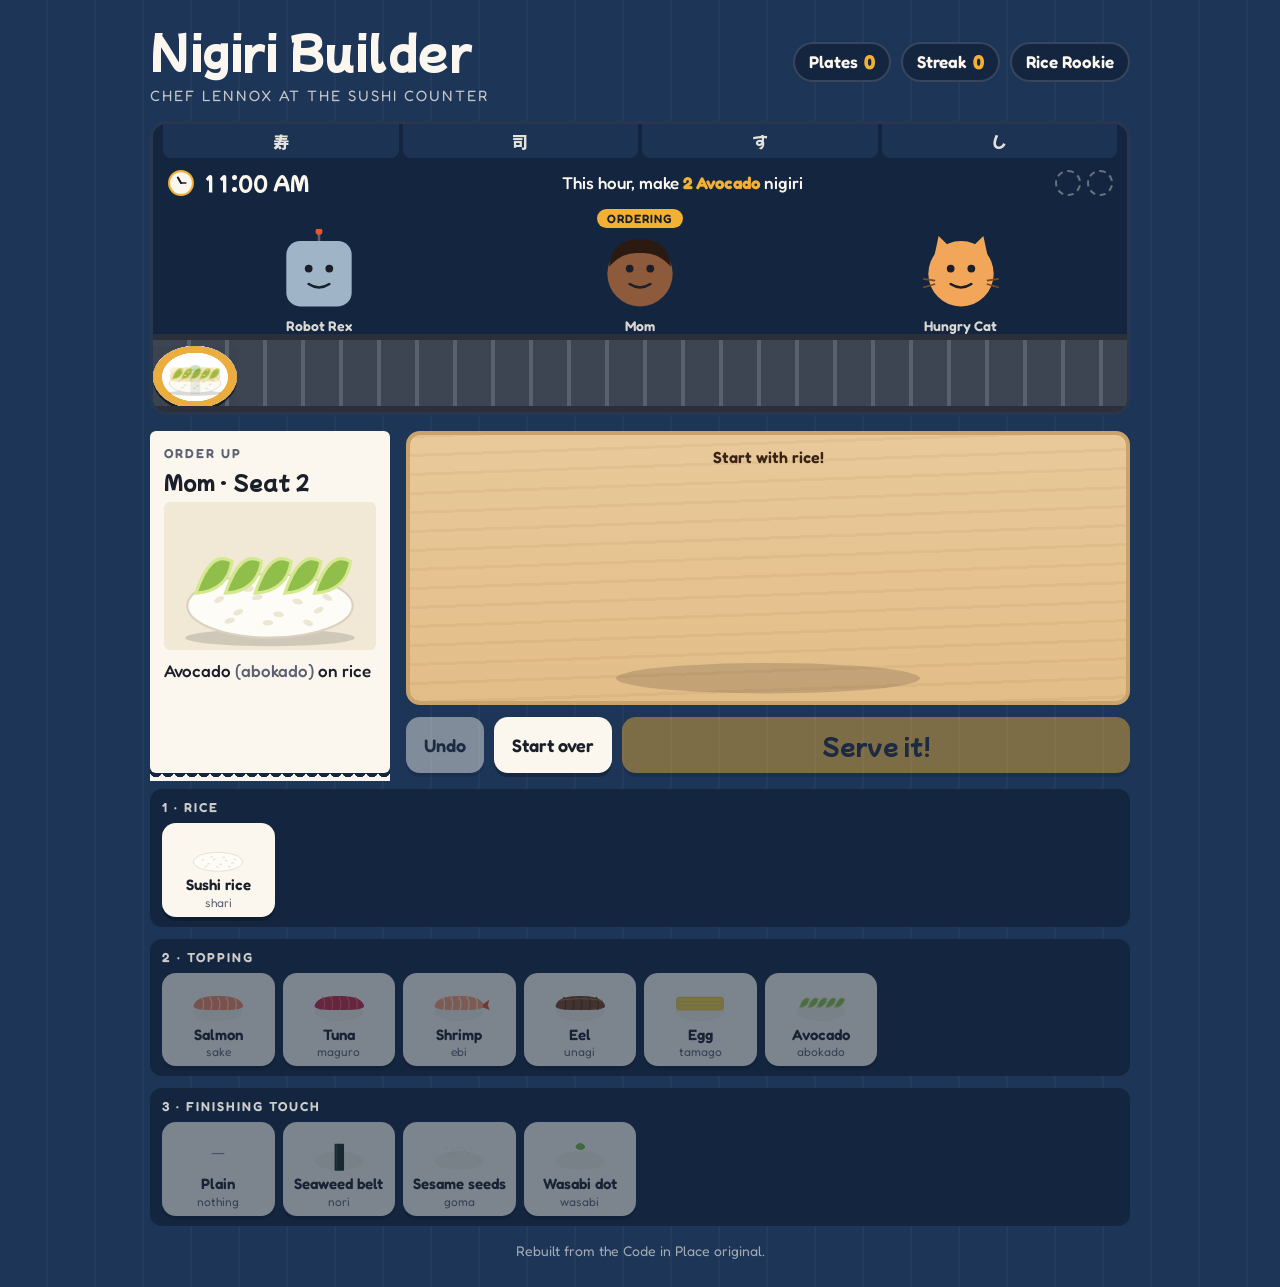
<file: nigiri.html>
<!doctype html>
<html lang="en">
<head>
<meta charset="utf-8">
<meta name="viewport" content="width=device-width,initial-scale=1,viewport-fit=cover">
<meta name="description" content="A kids' sushi restaurant game. Build nigiri and send it down the conveyor belt.">
<meta property="og:type" content="website">
<meta property="og:title" content="Nigiri Builder">
<meta property="og:description" content="Chef Lennox at the sushi counter. Build sushi layer by layer and send it down the conveyor belt. Free to play in any browser.">
<meta property="og:url" content="https://catnolapumpkin.github.io/nigiri-builder/">
<meta property="og:image" content="https://catnolapumpkin.github.io/nigiri-builder/preview.png">
<meta property="og:image:width" content="1200">
<meta property="og:image:height" content="627">
<meta name="twitter:card" content="summary_large_image">
<meta name="author" content="Catherina Brown">
<title>Nigiri Builder</title>
<style>:root{padding-top:env(safe-area-inset-top,0px);padding-bottom:env(safe-area-inset-bottom,0px)}img{max-width:100%}[hidden]{display:none!important}</style>
<meta name="claude:viewport-fit-sides" content="cover">
<link rel="stylesheet" href="https://fonts.googleapis.com/css2?family=Mochiy+Pop+One&family=Fredoka:wght@400;500;600&display=swap">
<style>
/* Layout: a noren-blue sushi restaurant. Top: customers seated over a moving conveyor belt. Middle: order ticket beside the hinoki cutting board. Bottom: ingredient trays. Single-theme by choice. */
:root{
  --noren:#1d3557; --noren-deep:#14263f; --hinoki:#e9c99a; --hinoki-edge:#c9a26c;
  --paper:#fbf7ef; --ink:#1b1f2a; --ink-soft:#5b6170; --shoyu:#3a2416;
  --good:#2f9e5b; --oops:#d1495b; --gold:#f2b134; --belt:#3d4452; --belt-light:#59616f; --lantern:#e4572e;
  --display:"Mochiy Pop One","Arial Rounded MT Bold",system-ui,sans-serif;
  --body:"Fredoka","Trebuchet MS",system-ui,sans-serif;
  color-scheme:light;
}
*{box-sizing:border-box}
body{margin:0;background:var(--noren);color:var(--paper);font-family:var(--body);font-size:17px;
  padding-left:max(16px,env(safe-area-inset-left,0px));padding-right:max(16px,env(safe-area-inset-right,0px));padding-block:18px 28px;
  background-image:repeating-linear-gradient(90deg,transparent 0 46px,rgba(255,255,255,.03) 46px 48px)}
.wrap{max-width:980px;margin:0 auto;display:grid;gap:16px}
header{display:flex;flex-wrap:wrap;align-items:center;justify-content:space-between;gap:12px}
h1{font-family:var(--display);font-weight:400;font-size:clamp(28px,6vw,44px);margin:0;letter-spacing:.5px;text-wrap:balance}
h1 small{display:block;font-family:var(--body);font-size:15px;letter-spacing:2px;text-transform:uppercase;opacity:.75;margin-top:4px}
.stats{display:flex;gap:10px;flex-wrap:wrap}
.chip{background:var(--noren-deep);border:2px solid rgba(255,255,255,.15);border-radius:999px;padding:6px 14px;font-weight:600;font-variant-numeric:tabular-nums;display:flex;gap:6px;align-items:center}
.chip b{color:var(--gold);font-size:20px}

/* restaurant */
.restaurant{background:var(--noren-deep);border-radius:16px;overflow:hidden;border:3px solid rgba(255,255,255,.08)}
.noren-cloth{display:grid;grid-template-columns:repeat(4,1fr);gap:4px;padding:0 10px}
.noren-cloth div{background:var(--noren);border-radius:0 0 8px 8px;height:34px;display:grid;place-items:center;font-family:var(--display);font-size:16px;color:var(--paper);opacity:.9}
.goal{display:flex;flex-wrap:wrap;align-items:center;justify-content:space-between;gap:10px;padding:10px 14px 4px}
.clock{font-family:var(--display);font-size:20px;display:flex;align-items:center;gap:8px;font-variant-numeric:tabular-nums}
.clock svg{width:28px;height:28px}
.goal-text{font-weight:500}
.goal-text b{color:var(--gold)}
.goal-dots{display:flex;gap:6px;flex-wrap:wrap}
.goal-dots span{width:26px;height:26px;border-radius:50%;border:2px dashed rgba(255,255,255,.35);display:grid;place-items:center}
.goal-dots span.done{border:2px solid var(--gold);background:rgba(242,177,52,.2)}
.goal-dots svg{width:22px;height:16px}
.seats{display:grid;grid-template-columns:repeat(3,1fr);gap:8px;padding:8px 10px 0;position:relative}
.seat{display:grid;justify-items:center;gap:2px;position:relative;padding-top:20px}
.seat svg.face{width:min(86px,22vw);height:auto;transition:transform .3s}
.seat.ordering svg.face{animation:wiggle 1.6s ease-in-out infinite}
.seat .name{font-size:14px;font-weight:600;opacity:.85;text-align:center}
.seat .tag{position:absolute;top:0;background:var(--gold);color:var(--ink);font-size:12px;font-weight:600;padding:2px 10px;border-radius:999px;letter-spacing:1px;text-transform:uppercase}
.seat .yum{position:absolute;top:0;background:var(--good);color:#fff;font-size:12px;font-weight:600;padding:2px 10px;border-radius:999px}
@keyframes wiggle{0%,100%{transform:rotate(0)}25%{transform:rotate(-5deg)}75%{transform:rotate(5deg)}}
.belt{position:relative;height:78px;background:var(--belt);border-top:6px solid #2a2f39;border-bottom:6px solid #2a2f39;overflow:hidden}
.belt::before{content:"";position:absolute;inset:0;background:repeating-linear-gradient(90deg,var(--belt) 0 34px,var(--belt-light) 34px 38px);animation:roll 1.2s linear infinite}
@keyframes roll{to{transform:translateX(38px)}}
.belt::before{left:-38px}
.belt-plate{position:absolute;top:6px;width:84px;height:62px;display:grid;place-items:center;border-radius:50%;
  background:radial-gradient(ellipse at center,#fff 0 55%,var(--plate,#7fb3d5) 56% 70%,#fff 71%);box-shadow:0 3px 0 rgba(0,0,0,.25)}
.belt-plate svg{width:66px;height:46px;margin-top:-6px}
.belt-plate.ambient{animation:drift linear infinite;opacity:.7}
@keyframes drift{from{left:-100px}to{left:calc(100% + 20px)}}
.belt-plate.served{transition:left 1.4s cubic-bezier(.4,0,.3,1),opacity .4s,transform .4s;z-index:2}
.belt-plate.eaten{opacity:0;transform:translateY(-30px) scale(.6)}

.stage{display:grid;grid-template-columns:240px 1fr;gap:16px}
@media (max-width:700px){.stage{grid-template-columns:1fr}}
.ticket{background:var(--paper);color:var(--ink);border-radius:6px;padding:14px 14px 18px;position:relative;min-width:0;
  box-shadow:0 6px 0 var(--noren-deep);display:grid;gap:6px;align-content:start}
.ticket::after{content:"";position:absolute;left:0;right:0;bottom:-8px;height:10px;
  background:radial-gradient(circle at 6px 0,transparent 6px,var(--paper) 6.5px) 0 0/12px 10px repeat-x}
.ticket .label{font-size:13px;letter-spacing:2px;text-transform:uppercase;color:var(--ink-soft);font-weight:600}
.ticket .who{font-family:var(--display);font-size:20px}
.ticket svg{width:100%;height:auto;background:#f1e8d6;border-radius:6px}
.ticket .order-words{font-weight:500;line-height:1.35}
.ticket .order-words span{color:var(--ink-soft)}
.board-area{display:grid;gap:12px;min-width:0}
.board{border-radius:14px;border:4px solid var(--hinoki-edge);min-height:250px;display:grid;place-items:center;position:relative;overflow:hidden;
  background:repeating-linear-gradient(178deg,rgba(150,100,50,.08) 0 3px,transparent 3px 19px),linear-gradient(180deg,var(--hinoki),#e2bd88)}
.board #plate svg{width:min(380px,90%);height:auto;display:block;margin:0 auto;overflow:visible}
.board #plate{width:100%}
.layer{transform-box:view-box;transform-origin:100px 128px}
.layer.drop{animation:drop .7s cubic-bezier(.3,0,.3,1)}
@keyframes drop{
  0%{transform:translateY(-120px) scale(.9,1.1);opacity:0}
  45%{transform:translateY(0) scale(1.18,.78);opacity:1}
  62%{transform:translateY(-22px) scale(.94,1.08)}
  78%{transform:translateY(0) scale(1.06,.94)}
  90%{transform:translateY(-5px) scale(1,1)}
  100%{transform:translateY(0) scale(1,1)}
}
.whole.jump{animation:jump .6s ease-out}
@keyframes jump{0%,100%{transform:translateY(0)}30%{transform:translateY(-34px) scale(1.05)}60%{transform:translateY(0) scale(1.08,.92)}80%{transform:translateY(-8px)}}
.whole{transform-box:view-box;transform-origin:100px 128px}
.shadow.drop{animation:shadow .7s ease-out}
@keyframes shadow{0%{transform:scale(.4);opacity:.2}45%{transform:scale(1.15)}100%{transform:scale(1)}}
.board .hint{position:absolute;top:12px;left:0;right:0;text-align:center;color:var(--shoyu);font-weight:600;font-size:16px}
.bubble{position:absolute;bottom:12px;left:50%;transform:translateX(-50%);background:var(--paper);color:var(--ink);padding:8px 16px;border-radius:999px;font-weight:600;white-space:nowrap;max-width:94%;overflow:hidden;text-overflow:ellipsis}
.bubble.good{background:var(--good);color:#fff}.bubble.oops{background:var(--oops);color:#fff}
.actions{display:flex;gap:10px;flex-wrap:wrap}
button{font-family:var(--body);font-size:18px;font-weight:600;cursor:pointer;border:none;border-radius:14px;padding:12px 18px;color:var(--ink);background:var(--paper);box-shadow:0 4px 0 rgba(0,0,0,.25);transition:transform .08s,box-shadow .08s}
button:active{transform:translateY(3px);box-shadow:0 1px 0 rgba(0,0,0,.25)}
button:focus-visible{outline:3px solid var(--gold);outline-offset:3px}
button:disabled{opacity:.45;cursor:not-allowed}
.serve{background:var(--gold);flex:1;font-family:var(--display);font-weight:400;font-size:22px;min-width:150px}
.trays{display:grid;gap:12px}
.tray{background:var(--noren-deep);border-radius:12px;padding:10px 12px;display:grid;gap:8px}
.tray h2{margin:0;font-size:13px;letter-spacing:2px;text-transform:uppercase;font-weight:600;opacity:.8}
.items{display:grid;grid-template-columns:repeat(auto-fill,minmax(104px,1fr));gap:8px}
.item{display:grid;justify-items:center;gap:2px;padding:8px 6px;font-size:15px;line-height:1.1}
.item svg{width:64px;height:44px}
.item small{font-weight:400;color:var(--ink-soft);font-size:12px}
.item.on{outline:3px solid var(--gold);outline-offset:-3px;background:#fff4d6}
.banner{position:fixed;left:50%;top:40%;transform:translate(-50%,-50%) scale(.6);opacity:0;background:var(--gold);color:var(--ink);font-family:var(--display);font-size:clamp(22px,5vw,34px);padding:18px 28px;border-radius:18px;box-shadow:0 8px 0 rgba(0,0,0,.25);z-index:6;text-align:center;pointer-events:none;transition:all .35s cubic-bezier(.3,1.6,.5,1);max-width:90vw}
.banner.show{opacity:1;transform:translate(-50%,-50%) scale(1)}
.banner small{display:block;font-family:var(--body);font-size:17px;font-weight:600;margin-top:6px}
.confetti{position:fixed;pointer-events:none;top:-10px;width:10px;height:14px;border-radius:2px;animation:fall 1.4s ease-in forwards;z-index:5}
@keyframes fall{to{transform:translateY(105vh) rotate(540deg)}}
@media (prefers-reduced-motion:reduce){
  .confetti{display:none}.layer.drop,.whole.jump,.shadow.drop,.seat.ordering svg.face,.belt::before,.belt-plate.ambient{animation:none}
  .belt-plate.ambient{display:none}
}
footer{opacity:.6;font-size:14px;text-align:center}
</style>
</head>
<body>

<div class="wrap">
  <header>
    <h1>Nigiri Builder<small>Chef Lennox at the sushi counter</small></h1>
    <div class="stats">
      <div class="chip">Plates <b id="score">0</b></div>
      <div class="chip">Streak <b id="streak">0</b></div>
      <div class="chip" id="rank">Rice Rookie</div>
    </div>
  </header>

  <section class="restaurant" aria-label="Sushi restaurant">
    <div class="noren-cloth" aria-hidden="true"><div>寿</div><div>司</div><div>す</div><div>し</div></div>
    <div class="goal">
      <div class="clock"><svg viewBox="0 0 40 40" aria-hidden="true"><circle cx="20" cy="20" r="17" fill="#fbf7ef" stroke="#f2b134" stroke-width="3"/><line id="hourHand" x1="20" y1="20" x2="20" y2="11" stroke="#1b1f2a" stroke-width="3" stroke-linecap="round"/><line x1="20" y1="20" x2="27" y2="20" stroke="#1b1f2a" stroke-width="2" stroke-linecap="round"/></svg><span id="clockText">11:00 AM</span></div>
      <div class="goal-text" id="goalText"></div>
      <div class="goal-dots" id="goalDots"></div>
    </div>
    <div class="seats" id="seats"></div>
    <div class="belt" id="belt"></div>
  </section>

  <div class="stage">
    <aside class="ticket" aria-live="polite">
      <div class="label">Order up</div>
      <div class="who" id="who">Seat 1</div>
      <div id="orderPic"></div>
      <div class="order-words" id="orderWords"></div>
    </aside>

    <section class="board-area">
      <div class="board" id="board">
        <div class="hint" id="hint">Start with rice!</div>
        <div id="plate"></div>
        <div class="bubble" id="bubble" hidden></div>
      </div>
      <div class="actions">
        <button id="undo" type="button">Undo</button>
        <button id="clear" type="button">Start over</button>
        <button id="serve" class="serve" type="button">Serve it!</button>
      </div>
    </section>
  </div>

  <div class="trays">
    <div class="tray"><h2>1 · Rice</h2><div class="items" id="riceTray"></div></div>
    <div class="tray"><h2>2 · Topping</h2><div class="items" id="fishTray"></div></div>
    <div class="tray"><h2>3 · Finishing touch</h2><div class="items" id="extraTray"></div></div>
  </div>
  <footer>Rebuilt from the Code in Place original.</footer>
</div>
<div class="banner" id="banner" aria-live="polite"></div>

<script>
const FISH={
  sake:{name:"Salmon",jp:"sake",base:"#f4895f",stripe:"#ffd8c4"},
  maguro:{name:"Tuna",jp:"maguro",base:"#c8283c",stripe:"#e8606f"},
  ebi:{name:"Shrimp",jp:"ebi",base:"#ff9b6a",stripe:"#fff1e6"},
  unagi:{name:"Eel",jp:"unagi",base:"#7a4421",stripe:"#4a2610"},
  tamago:{name:"Egg",jp:"tamago",base:"#f7d046",stripe:"#e9b92a"},
  avocado:{name:"Avocado",jp:"abokado",base:"#8fbf4a",stripe:"#d5e88f"}
};
const EXTRA={
  none:{name:"Plain",jp:"nothing"},
  nori:{name:"Seaweed belt",jp:"nori"},
  sesame:{name:"Sesame seeds",jp:"goma"},
  wasabi:{name:"Wasabi dot",jp:"wasabi"}
};
const GUESTS=[
  {n:"Grandpa",c:"#c99a6b",h:"#e8e8e8"},{n:"Grandma",c:"#a8724a",h:"#bdbdbd"},{n:"Hungry Cat",c:"#f2a65a",cat:1},
  {n:"Robot Rex",c:"#9fb4c7",bot:1},{n:"Mom",c:"#8d5a3b",h:"#2b1a12"},{n:"Sleepy Panda",c:"#ffffff",panda:1},
  {n:"Astronaut Ada",c:"#f0c8a0",h:"#5a3a22"},{n:"Captain Pirate",c:"#d9a77a",h:"#222",pirate:1},
  {n:"Uncle",c:"#6b4430",h:"#1a1a1a"},{n:"Coach",c:"#e0b48a",h:"#7a4a22"}
];
const RANKS=[[0,"Rice Rookie"],[3,"Fish Friend"],[7,"Roll Rider"],[12,"Sushi Star"],[20,"Master Chef"],[35,"Sushi Legend"]];
const PLATE_COLORS=["#7fb3d5","#e4572e","#f2b134","#8fbf4a","#b07cc6"];

function riceSVG(){
  let g=`<ellipse cx="100" cy="98" rx="78" ry="30" fill="#fdfcf7" stroke="#d9d2c0" stroke-width="2"/>`;
  const dots=[[52,92],[70,104],[88,90],[108,106],[126,94],[146,102],[62,112],[98,114],[136,114],[118,84],[80,82],[154,90]];
  dots.forEach(([x,y])=>g+=`<ellipse cx="${x}" cy="${y}" rx="5" ry="2.6" fill="#ece6d4" transform="rotate(${(x*7)%60-30} ${x} ${y})"/>`);
  return g;
}
function fishSVG(k){
  const f=FISH[k];
  if(k==="tamago") return `<rect x="26" y="52" width="148" height="40" rx="8" fill="${f.base}" stroke="${f.stripe}" stroke-width="3"/><line x1="30" y1="66" x2="170" y2="66" stroke="${f.stripe}" stroke-width="2"/><line x1="30" y1="78" x2="170" y2="78" stroke="${f.stripe}" stroke-width="2"/>`;
  if(k==="avocado") return [0,1,2,3,4].map(i=>`<path d="M${30+i*28} 86 q14 -42 34 -30 q-4 28 -34 30z" fill="${f.base}" stroke="${f.stripe}" stroke-width="3"/>`).join("");
  let s=`<path d="M22 80 Q30 46 100 48 Q172 46 180 80 Q176 94 100 92 Q26 94 22 80z" fill="${f.base}"/>`;
  for(let i=0;i<5;i++){const x=48+i*26;s+=`<path d="M${x} 52 q10 18 4 38" stroke="${f.stripe}" stroke-width="4" fill="none" stroke-linecap="round" opacity=".85"/>`}
  if(k==="ebi") s+=`<path d="M176 74 l20 -14 l-4 18 l6 14 l-22 -8z" fill="#e2502e"/>`;
  if(k==="unagi") s+=`<path d="M30 62 Q100 50 172 62" stroke="#c98a3c" stroke-width="3" fill="none" opacity=".7"/>`;
  return s;
}
function extraSVG(k){
  if(k==="nori") return `<rect x="86" y="44" width="30" height="86" rx="3" fill="#1f2b1f"/><rect x="90" y="48" width="4" height="78" fill="#33463a"/>`;
  if(k==="sesame") return [[60,58],[80,64],[100,56],[118,66],[138,58],[90,72],[128,74],[70,74]].map(([x,y])=>`<ellipse cx="${x}" cy="${y}" rx="3.5" ry="2" fill="#fffbe8" stroke="#bfae80" stroke-width=".6"/>`).join("");
  if(k==="wasabi") return `<path d="M88 50 q12 -14 26 0 q4 10 -12 12 q-18 -2 -14 -12z" fill="#7cbf3a" stroke="#5a9426" stroke-width="2"/>`;
  return "";
}
// newLayer: which layer should play the drop-and-bounce animation
function nigiriSVG(p,w=200,h=140,newLayer=null){
  const cls=l=>`layer${newLayer===l?" drop":""}`;
  let g=`<svg viewBox="0 0 200 140" width="${w}" height="${h}" role="img" aria-label="${describe(p)}">`;
  g+=`<ellipse class="shadow${newLayer?" drop":""}" style="transform-box:fill-box;transform-origin:center" cx="100" cy="128" rx="80" ry="8" fill="rgba(0,0,0,.14)"/><g class="whole">`;
  if(p.rice) g+=`<g class="${cls("rice")}">${riceSVG()}</g>`;
  if(p.fish) g+=`<g class="${cls("fish")}">${fishSVG(p.fish)}</g>`;
  if(p.extra && p.extra!=="none") g+=`<g class="${cls("extra")}">${extraSVG(p.extra)}</g>`;
  return g+`</g></svg>`;
}
function describe(p){
  if(!p.rice) return "Empty board";
  let t=p.fish?FISH[p.fish].name:"plain rice";
  if(p.extra && p.extra!=="none") t+=" with "+EXTRA[p.extra].name.toLowerCase();
  return t;
}
function faceSVG(g,happy){
  const mouth=happy?`<path d="M34 62 Q50 80 66 62 Z" fill="#7a2230"/>`:`<path d="M38 64 Q50 72 62 64" stroke="#1b1f2a" stroke-width="3" fill="none" stroke-linecap="round"/>`;
  const eyes=happy?`<path d="M32 46 q6 -7 12 0 M56 46 q6 -7 12 0" stroke="#1b1f2a" stroke-width="3" fill="none" stroke-linecap="round"/>`:`<circle cx="38" cy="46" r="4.5" fill="#1b1f2a"/><circle cx="62" cy="46" r="4.5" fill="#1b1f2a"/>`;
  const blush=happy?`<circle cx="28" cy="58" r="5" fill="#f28b9b" opacity=".7"/><circle cx="72" cy="58" r="5" fill="#f28b9b" opacity=".7"/>`:"";
  let s=`<svg class="face" viewBox="0 0 100 100" aria-hidden="true">`;
  if(g.cat) s+=`<path d="M18 36 L24 8 L42 26 Z M82 36 L76 8 L58 26 Z" fill="${g.c}"/>`;
  if(g.panda) s+=`<circle cx="22" cy="20" r="11" fill="#222"/><circle cx="78" cy="20" r="11" fill="#222"/>`;
  if(g.bot) s+=`<line x1="50" y1="14" x2="50" y2="2" stroke="#5b6170" stroke-width="3"/><circle cx="50" cy="3" r="4" fill="#e4572e"/>`;
  s+=g.bot?`<rect x="12" y="14" width="76" height="76" rx="16" fill="${g.c}"/>`:`<circle cx="50" cy="52" r="38" fill="${g.c}"/>`;
  if(g.h) s+=`<path d="M14 44 Q16 12 50 12 Q84 12 86 44 Q70 26 50 28 Q30 26 14 44z" fill="${g.h}"/>`;
  if(g.pirate) s+=`<path d="M10 30 Q50 -4 90 30 Z" fill="#222"/><circle cx="50" cy="20" r="4" fill="#fff"/>`;
  if(g.panda) s+=`<ellipse cx="37" cy="46" rx="10" ry="8" fill="#222"/><ellipse cx="63" cy="46" rx="10" ry="8" fill="#222"/>`;
  const e=g.panda&&!happy?eyes.replaceAll("#1b1f2a","#fff"):(g.panda?eyes.replaceAll("#1b1f2a","#fff"):eyes);
  s+=e+blush+mouth;
  if(g.cat) s+=`<path d="M20 60 l-14 -2 M20 64 l-14 4 M80 60 l14 -2 M80 64 l14 4" stroke="#7a4a22" stroke-width="2"/>`;
  return s+`</svg>`;
}

let state={plate:{rice:false,fish:null,extra:null},history:[],order:null,score:0,streak:0,
  seats:[null,null,null],orderSeat:0,happySeat:-1,hour:0,goal:null,busy:false};
try{const s=JSON.parse(localStorage.getItem("nigiri-builder")||"{}");if(s.score)state.score=s.score;if(s.hour)state.hour=s.hour}catch(e){}
function save(){try{localStorage.setItem("nigiri-builder",JSON.stringify({score:state.score,hour:state.hour}))}catch(e){}}
const pick=a=>a[Math.floor(Math.random()*a.length)];

/* ---------- shift clock & hourly goal ---------- */
function clockLabel(h){const t=11+h;const hr=((t-1)%12)+1;const ap=(Math.floor(t/12)%2)?"PM":"AM";return `${hr}:00 ${ap}`}
function newGoal(){
  const n=Math.min(2+state.hour,6);
  let fish=pick(Object.keys(FISH));
  if(state.goal) while(fish===state.goal.fish) fish=pick(Object.keys(FISH));
  state.goal={fish,n,done:0};
}
function renderGoal(){
  const g=state.goal;
  document.getElementById("clockText").textContent=clockLabel(state.hour);
  const t=11+state.hour;document.getElementById("hourHand").setAttribute("transform",`rotate(${(t%12)*30} 20 20)`);
  document.getElementById("goalText").innerHTML=`This hour, make <b>${g.n} ${FISH[g.fish].name}</b> nigiri`;
  const mini=`<svg viewBox="0 0 200 140">${riceSVG()}${fishSVG(g.fish)}</svg>`;
  document.getElementById("goalDots").innerHTML=Array.from({length:g.n},(_,i)=>`<span class="${i<g.done?"done":""}">${i<g.done?mini:""}</span>`).join("");
}

/* ---------- customers ---------- */
function seatGuests(){
  const used=new Set(state.seats.filter(Boolean).map(g=>g.n));
  state.seats=state.seats.map(g=>{if(g)return g;let n;do{n=pick(GUESTS)}while(used.has(n.n));used.add(n.n);return n});
}
function renderSeats(){
  document.getElementById("seats").innerHTML=state.seats.map((g,i)=>`
    <div class="seat ${i===state.orderSeat&&!state.busy?"ordering":""}">
      ${i===state.happySeat?`<span class="yum">Yum!</span>`:(i===state.orderSeat&&!state.busy?`<span class="tag">Ordering</span>`:"")}
      ${faceSVG(g,i===state.happySeat)}
      <div class="name">${g.n}</div>
    </div>`).join("");
}

/* ---------- conveyor belt ---------- */
function ambientBelt(){
  const belt=document.getElementById("belt");
  for(let i=0;i<4;i++){
    const d=document.createElement("div");d.className="belt-plate ambient";
    const p={rice:true,fish:pick(Object.keys(FISH)),extra:pick(Object.keys(EXTRA))};
    d.style.setProperty("--plate",pick(PLATE_COLORS));
    d.style.animationDuration="16s";d.style.animationDelay=(-i*4)+"s";
    d.innerHTML=nigiriSVG(p,66,46);belt.append(d);
  }
}
function sendDownBelt(p,seat,done){
  const belt=document.getElementById("belt");
  const d=document.createElement("div");d.className="belt-plate served";
  d.style.setProperty("--plate","#f2b134");d.style.left="-100px";
  d.innerHTML=nigiriSVG(p,66,46);belt.append(d);
  const target=()=>{const w=belt.clientWidth;return (w*(seat*2+1)/6-42)+"px"};
  requestAnimationFrame(()=>requestAnimationFrame(()=>{d.style.left=target()}));
  const reduce=matchMedia("(prefers-reduced-motion: reduce)").matches;
  setTimeout(()=>{d.classList.add("eaten");done();setTimeout(()=>d.remove(),500)},reduce?200:1450);
}

/* ---------- orders ---------- */
function newOrder(){
  const fishes=Object.keys(FISH), extras=Object.keys(EXTRA);
  const easy=state.score<3;
  let o;
  do{
    const fish=Math.random()<.6?state.goal.fish:pick(fishes);
    o={rice:true,fish,extra:easy?"none":pick(extras)};
  }while(state.order && o.fish===state.order.fish && o.extra===state.order.extra);
  state.order=o;
  let s;do{s=Math.floor(Math.random()*3)}while(s===state.orderSeat&&Math.random()<.7);
  state.orderSeat=s;
  const g=state.seats[s];
  document.getElementById("who").textContent=`${g.n} · Seat ${s+1}`;
  document.getElementById("orderPic").innerHTML=nigiriSVG(o);
  const ex=o.extra==="none"?"":`<br>+ ${EXTRA[o.extra].name} <span>(${EXTRA[o.extra].jp})</span>`;
  document.getElementById("orderWords").innerHTML=`${FISH[o.fish].name} <span>(${FISH[o.fish].jp})</span> on rice${ex}`;
}

function render(newLayer){
  const p=state.plate;
  document.getElementById("plate").innerHTML=nigiriSVG(p,380,266,newLayer);
  document.getElementById("hint").textContent=!p.rice?"Start with rice!":!p.fish?"Now add a topping":"Add a finishing touch, or serve!";
  document.getElementById("score").textContent=state.score;
  document.getElementById("streak").textContent=state.streak;
  let r=RANKS[0][1];RANKS.forEach(([n,t])=>{if(state.score>=n)r=t});
  document.getElementById("rank").textContent=r;
  document.querySelectorAll(".item").forEach(b=>{
    const {kind,key}=b.dataset;
    b.classList.toggle("on",(kind==="rice"&&p.rice)||(kind==="fish"&&p.fish===key)||(kind==="extra"&&p.extra===key));
    b.disabled=state.busy||(kind==="fish"&&!p.rice)||(kind==="extra"&&!p.fish);
  });
  document.getElementById("undo").disabled=state.busy||!state.history.length;
  document.getElementById("clear").disabled=state.busy;
  document.getElementById("serve").disabled=state.busy||!p.rice;
  renderSeats();renderGoal();
}

function makeItem(kind,key,label,jp,svg){
  const b=document.createElement("button");b.type="button";b.className="item";
  b.dataset.kind=kind;b.dataset.key=key;b.id=`item-${kind}-${key}`;
  b.innerHTML=`<svg viewBox="0 0 200 140">${svg}</svg>${label}<small>${jp}</small>`;
  b.onclick=()=>add(kind,key);return b;
}
document.getElementById("riceTray").append(makeItem("rice","rice","Sushi rice","shari",riceSVG()));
Object.entries(FISH).forEach(([k,f])=>document.getElementById("fishTray").append(makeItem("fish",k,f.name,f.jp,`<ellipse cx="100" cy="98" rx="78" ry="30" fill="#f3efe2"/>`+fishSVG(k))));
Object.entries(EXTRA).forEach(([k,e])=>document.getElementById("extraTray").append(makeItem("extra",k,e.name,e.jp,k==="none"?`<text x="100" y="86" text-anchor="middle" font-size="40" fill="#8a8f9c" font-family="sans-serif">—</text>`:`<ellipse cx="100" cy="98" rx="78" ry="30" fill="#f3efe2"/>`+extraSVG(k))));

function add(kind,key){
  if(state.busy)return;
  state.history.push(JSON.stringify(state.plate));
  if(kind==="rice")state.plate.rice=true;
  if(kind==="fish")state.plate.fish=key;
  if(kind==="extra")state.plate.extra=key;
  tone(kind==="rice"?392:kind==="fish"?523:659,.08);
  setTimeout(()=>tone(kind==="rice"?494:kind==="fish"?659:784,.06),260);
  hideBubble();render(kind==="extra"&&key==="none"?null:kind);
}
document.getElementById("undo").onclick=()=>{if(state.history.length&&!state.busy){state.plate=JSON.parse(state.history.pop());hideBubble();render()}};
document.getElementById("clear").onclick=()=>{if(state.busy)return;state.plate={rice:false,fish:null,extra:null};state.history=[];hideBubble();render()};

function bubble(t,cls){const b=document.getElementById("bubble");b.textContent=t;b.className="bubble "+cls;b.hidden=false}
function hideBubble(){document.getElementById("bubble").hidden=true}
function banner(t,sub){const b=document.getElementById("banner");b.innerHTML=`${t}<small>${sub}</small>`;b.classList.add("show");setTimeout(()=>b.classList.remove("show"),2200)}

document.getElementById("serve").onclick=()=>{
  if(state.busy)return;
  const p=state.plate,o=state.order;
  const ex=p.extra||"none";
  if(p.rice&&p.fish===o.fish&&ex===o.extra){
    state.busy=true;state.score++;state.streak++;
    bubble(pick(["Oishii! Yummy!","Perfect plate!","Arigato, chef!","So tasty!","Sushi superstar!"]),"good");
    const w=document.querySelector("#plate .whole");if(w)w.classList.add("jump");
    [523,659,784].forEach((f,i)=>setTimeout(()=>tone(f,.12),i*110));
    const served={...p},seat=state.orderSeat;
    let hourDone=false;
    if(o.fish===state.goal.fish){state.goal.done++;if(state.goal.done>=state.goal.n)hourDone=true}
    render();
    setTimeout(()=>{
      state.plate={rice:false,fish:null,extra:null};state.history=[];hideBubble();render();
      sendDownBelt(served,seat,()=>{
        state.happySeat=seat;render();tone(880,.1);confetti(14);
        setTimeout(()=>{
          state.happySeat=-1;state.seats[seat]=null;seatGuests();
          if(hourDone){
            banner(`${clockLabel(state.hour)} goal complete!`,`${state.goal.n} ${FISH[state.goal.fish].name} nigiri made`);
            [523,659,784,1047].forEach((f,i)=>setTimeout(()=>tone(f,.14),i*130));confetti(40);
            state.hour++;newGoal();
          }
          save();state.busy=false;newOrder();render();
        },1100);
      });
    },700);
  }else{
    state.streak=0;
    let msg="Hmm, check the order!";
    if(!p.fish)msg="It needs a topping!";
    else if(p.fish!==o.fish)msg=`They wanted ${FISH[o.fish].name.toLowerCase()}!`;
    else if(ex!==o.extra)msg=o.extra==="none"?"They wanted it plain!":`Add the ${EXTRA[o.extra].name.toLowerCase()}!`;
    bubble(msg,"oops");tone(220,.18);
    render();
  }
};

let ctx;
function tone(f,d){try{ctx=ctx||new (window.AudioContext||window.webkitAudioContext)();const o=ctx.createOscillator(),g=ctx.createGain();o.type="triangle";o.frequency.value=f;g.gain.setValueAtTime(.15,ctx.currentTime);g.gain.exponentialRampToValueAtTime(.001,ctx.currentTime+d+.1);o.connect(g).connect(ctx.destination);o.start();o.stop(ctx.currentTime+d+.12)}catch(e){}}
function confetti(n){
  if(matchMedia("(prefers-reduced-motion: reduce)").matches)return;
  const cols=["#f2b134","#f4895f","#8fbf4a","#fbf7ef","#c8283c"];
  for(let i=0;i<n;i++){const c=document.createElement("div");c.className="confetti";c.style.left=Math.random()*100+"vw";c.style.background=pick(cols);c.style.animationDelay=Math.random()*.3+"s";document.body.append(c);setTimeout(()=>c.remove(),1900)}
}

seatGuests();newGoal();newOrder();ambientBelt();render();
</script>

</body>
</html>
</file>
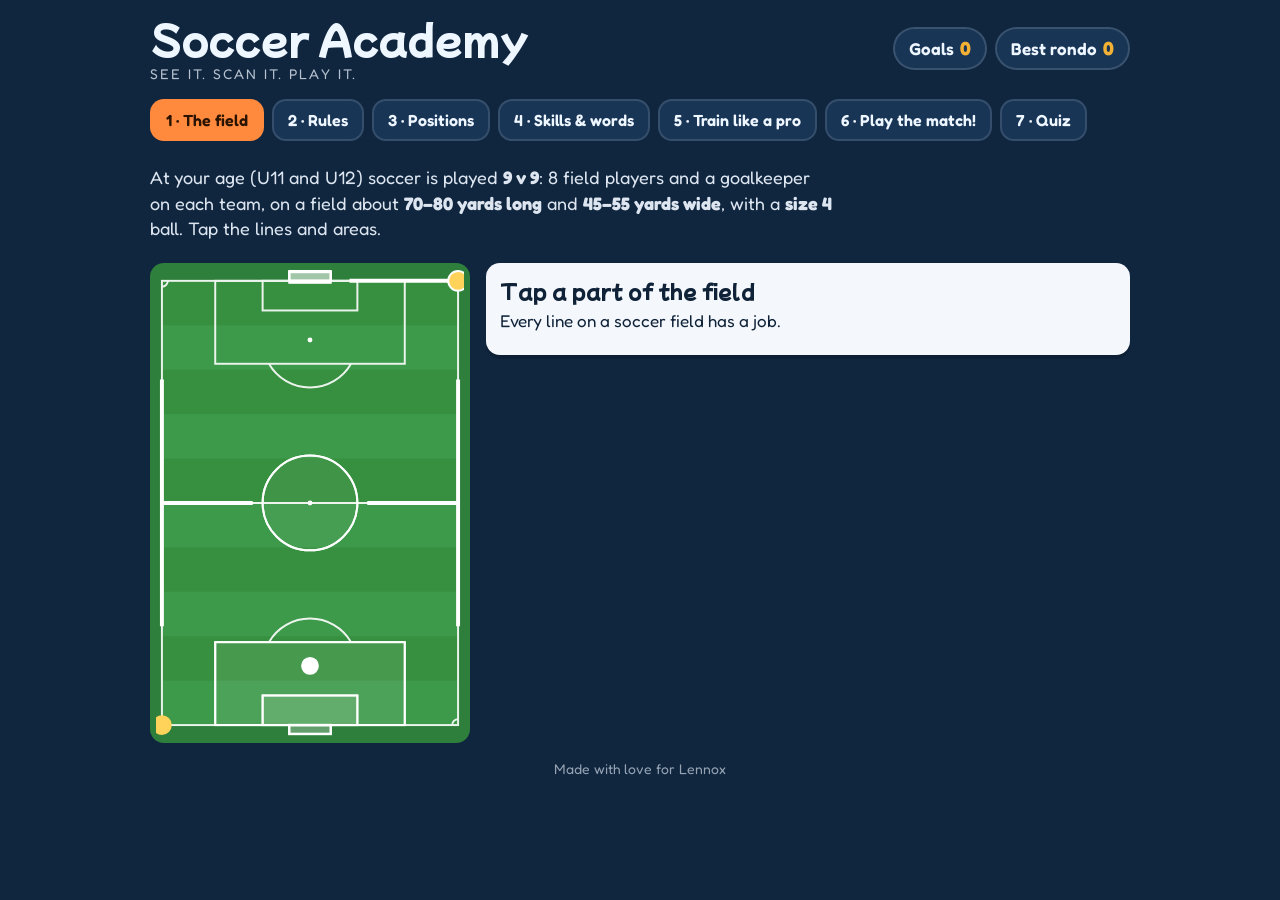
<file: soccer.html>
<!doctype html>
<html lang="en">
<head>
<meta charset="utf-8">
<meta name="viewport" content="width=device-width,initial-scale=1,viewport-fit=cover">
<title>Soccer Academy</title>
<link rel="stylesheet" href="https://fonts.googleapis.com/css2?family=Mochiy+Pop+One&family=Fredoka:wght@400;500;600&display=swap">
<link rel="stylesheet" href="shared.css">
<style>
/* Soccer Academy: floodlit night match, navy stands, orange captain's armband. Single theme by choice. */
:root{--bg:#10263f;--fg:#eef6ff;--panel:#183556;--panel-2:#21446b;--card:#f4f8fc;--card-ink:#0f2238;--accent:#ff8a3d;--on-accent:#2a1300;--muted:#4f6377;
  --home:#e4572e;--away:#2f6fd6}
.two{display:grid;grid-template-columns:minmax(0,320px) minmax(0,1fr);gap:16px;align-items:start}
@media (max-width:740px){.two{grid-template-columns:1fr}}
.pitchbox{background:#2f7f3c;border-radius:14px;padding:6px;max-width:320px;width:100%;justify-self:center}
.pitchbox svg{width:100%;height:auto;display:block;touch-action:manipulation}
.hotspot.on .hs-ring{stroke:var(--gold)!important;stroke-width:5!important}
.lbl{font-family:Fredoka,sans-serif;font-weight:700;fill:#fff;text-anchor:middle;pointer-events:none}
.clockbar{height:12px;background:rgba(255,255,255,.18);border-radius:99px;overflow:hidden}
.clockbar i{display:block;height:100%;background:var(--accent);width:100%}
.clockbar.late i{background:#ff5d6c}
.msg{background:var(--card);color:var(--card-ink);border-radius:12px;padding:10px 12px;min-height:52px}
.msg b.big{font-family:var(--display);font-weight:400;font-size:20px;display:block}
.legend{font-size:13px;opacity:.85;display:flex;gap:12px;flex-wrap:wrap}
.legend i{display:inline-block;width:12px;height:12px;border-radius:50%;vertical-align:-1px;margin-right:4px}
.acts{display:grid;grid-template-columns:1fr 1fr;gap:8px}
.acts button small{display:block;font-weight:400;font-size:12px;opacity:.8}
button.scan{background:#ffd35a;color:#2b2000;font-family:var(--display);font-weight:400;font-size:24px;animation:pulse .5s ease-in-out infinite alternate}
@keyframes pulse{to{transform:scale(1.05)}}
@media (prefers-reduced-motion:reduce){button.scan{animation:none}}
.move{display:grid;grid-template-columns:64px 1fr;gap:10px;align-items:start}
.move svg{width:64px;height:64px}
.plan li b{color:var(--accent)}
</style>
</head>
<body>
<div class="wrap">
  <header class="game-head">
    <h1>Soccer Academy<small>See it. Scan it. Play it.</small></h1>
    <div class="chips"><div class="chip">Goals <b id="goalCount">0</b></div><div class="chip">Best rondo <b id="rondoBest">0</b></div></div>
  </header>

  <nav class="sub" aria-label="Soccer lessons">
    <button data-tab="field">1 · The field</button>
    <button data-tab="rules">2 · Rules</button>
    <button data-tab="positions">3 · Positions</button>
    <button data-tab="skills">4 · Skills &amp; words</button>
    <button data-tab="train">5 · Train like a pro</button>
    <button data-tab="match">6 · Play the match!</button>
    <button data-tab="quiz">7 · Quiz</button>
  </nav>

  <!-- 1. Field -->
  <section data-panel="field">
    <p class="lead">At your age (U11 and U12) soccer is played <b>9 v 9</b>: 8 field players and a goalkeeper on each team, on a field about <b>70–80 yards long</b> and <b>45–55 yards wide</b>, with a <b>size 4</b> ball. Tap the lines and areas.</p>
    <div class="two">
      <div class="pitchbox" id="fieldBox"></div>
      <div class="card info" id="fieldInfo" aria-live="polite"><h3>Tap a part of the field</h3><p>Every line on a soccer field has a job.</p></div>
    </div>
  </section>

  <!-- 2. Rules -->
  <section data-panel="rules">
    <p class="lead">Soccer's rules are called the <b>Laws of the Game</b>. There are 17 of them, written by a group called the IFAB. Youth leagues change a few to fit kids. Here are the big ones.</p>
    <div class="cards">
      <div class="card"><h3>The goal</h3><p>Get the ball all the way over the other team's goal line, between the posts and under the crossbar. Most goals wins. A 9v9 youth game is usually <b>two 30-minute halves</b>.</p></div>
      <div class="card"><h3>No hands!</h3><p>Field players can use feet, legs, chest and head, but <b>not hands or arms</b>. Touching it on purpose with your hand or arm is a <b>handball</b>. Only the goalkeeper can use hands, and only inside their own penalty area.</p></div>
      <div class="card"><h3>Ball out of play</h3><ul><li><b>Over the sideline:</b> throw-in for the team that didn't touch it last. Both hands, ball from behind your head, both feet on the ground.</li><li><b>Over the goal line, last touched by attackers:</b> goal kick.</li><li><b>Over the goal line, last touched by defenders:</b> corner kick.</li></ul></div>
      <div class="card"><h3>Fouls &amp; free kicks</h3><p>Tripping, pushing, kicking or holding an opponent is a foul. The other team gets a <b>free kick</b>, and opponents must back up. A foul by defenders inside their own penalty area gives a <b>penalty kick</b>: one shooter against the keeper.</p></div>
      <div class="card"><h3>Yellow &amp; red cards</h3><p>A <b>yellow card</b> is a warning for bad behavior or a reckless foul. Two yellows, or one really serious foul, means a <b>red card</b>: you have to leave the game and your team plays one short.</p></div>
      <div class="card"><h3>Offside (the tricky one)</h3><p>When a teammate passes to you, you're <b>offside</b> if you were closer to the other goal than both the ball <b>and</b> the second-to-last defender (the keeper usually counts as one). It only counts in the other team's half, and never from a throw-in, goal kick or corner. 9v9 games use offside.</p></div>
      <div class="card"><h3>Heading</h3><p>To protect young brains, U.S. Soccer says <b>no heading at all for 11 and under</b>, in games or practice. At U12, heading practice is limited. If the ball is in the air, use your chest or let it bounce.</p></div>
      <div class="card"><h3><span class="tag">New for 2026</span> Hurry up!</h3><ul><li>If a team takes too long on a <b>throw-in or goal kick</b>, the referee can start a <b>5-second countdown</b>. Too slow? Throw-in goes to the other team; goal kick becomes a <b>corner for the other team</b>.</li><li>Goalkeepers can only hold the ball about <b>8 seconds</b>, or the other team gets a corner.</li><li>A player getting help for an injury on the field must stay off for 1 minute.</li></ul><p class="muted">These are the newest pro rules. Your league may not use all of them yet.</p></div>
      <div class="card"><h3>Good sports</h3><ul><li>Shin guards every time, socks pulled over them</li><li>Everyone plays goalkeeper sometimes until U11</li><li>Help a player up after a fall</li><li>Shake hands with the other team and thank the ref</li></ul></div>
    </div>
  </section>

  <!-- 3. Positions -->
  <section data-panel="positions">
    <p class="lead">A popular 9v9 shape is the <b>1-3-2-3</b>: 1 goalkeeper, 3 defenders, 2 midfielders, 3 forwards. You're red, attacking up the screen. Tap a player.</p>
    <div class="two">
      <div class="pitchbox" id="formBox"></div>
      <div style="display:grid;gap:12px">
        <div class="card info" id="formInfo" aria-live="polite"><h3>Tap a player</h3><p>Coaches say "everyone attacks, everyone defends."</p></div>
        <div class="card"><h3>Shape = triangles</h3><p>Look at the dots: players stand in <b>triangles</b>, never in a straight line. A triangle gives the ball carrier two passing options at once.</p></div>
      </div>
    </div>
  </section>

  <!-- 4. Skills -->
  <section data-panel="skills">
    <div class="cards">
      <div class="card"><h3>First touch</h3><p>Your first touch should push the ball <b>away from pressure</b> and into space, not stop it dead at your feet. Cushion it with the inside of your foot, like catching an egg.</p></div>
      <div class="card"><h3>Passing</h3><ul><li>Plant foot next to the ball, toes pointing at your target</li><li>Strike with the <b>inside of the foot</b>, ankle locked</li><li>Follow through toward your teammate</li><li>Pass to the foot <b>away</b> from their defender</li></ul></div>
      <div class="card"><h3>Dribbling</h3><p>Lots of <b>small touches</b> with both feet, ball close, head up between touches so you can see. Speed up after you beat a defender.</p></div>
      <div class="card"><h3>Shooting</h3><ul><li>Strike with your <b>laces</b>, toe pointed down</li><li>Body over the ball keeps it low</li><li>Aim for the <b>low corners</b>: hardest for keepers</li><li>Placement beats power</li></ul></div>
      <div class="card"><h3>Defending</h3><ul><li>Stay <b>goal-side</b>: between your player and your goal</li><li>Low, bent knees, body sideways</li><li>Don't dive in. Be patient, then poke the ball when it's loose</li><li>Push them toward the sideline</li></ul></div>
      <div class="card"><h3>Goalkeeping</h3><ul><li>Ready stance: on your toes, hands up</li><li>Make a "W" with your hands for high balls</li><li>Get your body behind the ball</li><li>After a save, start the attack fast</li></ul></div>
    </div>
    <div class="panel"><h2>Moves to learn</h2>
      <div class="cards" id="moves"></div>
    </div>
    <div class="panel"><h2>Talk like a player</h2><p class="muted" style="color:var(--fg);opacity:.8">Tap a card to flip it. 🔊 reads it out loud.</p><div id="flash"></div></div>
  </section>

  <!-- 5. Train -->
  <section data-panel="train">
    <p class="lead">Pro academies don't make kids stand in lines anymore. The newest coaching is all about <b>playing game-like situations</b> and <b>making decisions</b>. Here's how the pros train, and a game to try it.</p>
    <div class="cards">
      <div class="card"><span class="tag">U.S. Soccer</span><h3>Play-Practice-Play</h3><p>Practice starts with a small game, then a focused activity on one skill, then a big game at the end. Less standing around, more touches, and you figure out answers yourself.</p></div>
      <div class="card"><span class="tag">More touches</span><h3>Small-sided games</h3><p>3v3, 4v4, 5v5. Fewer players means you touch the ball way more and make more decisions every minute.</p></div>
      <div class="card"><span class="tag">Barcelona style</span><h3>Rondos</h3><p>Keep-away in a circle: passers on the outside, defenders in the middle. It trains quick passing, angles and thinking ahead. Try it below!</p></div>
      <div class="card"><span class="tag">Pro secret</span><h3>Scanning</h3><p>The best players <b>look over their shoulder before the ball arrives</b>, so they already know where defenders and teammates are. Studies show scanning can be trained, and it helps decision-making.</p></div>
      <div class="card"><span class="tag">Game brain</span><h3>Decisions over drills</h3><p>Sports scientists found kids learn better in <b>game-like practice</b> (with defenders and choices) than from repeating the same drill. That's why this academy has you play, not just read.</p></div>
      <div class="card"><span class="tag">Talk</span><h3>Use your voice</h3><ul><li><b>"Man on!"</b> a defender is coming</li><li><b>"Time!"</b> no one's near, take a touch</li><li><b>"Turn!"</b> you have space to face forward</li><li><b>"Switch!"</b> pass to the other side</li></ul></div>
    </div>
    <div class="panel">
      <h2>Rondo challenge: 5 v 2 keep-away</h2>
      <p>Tap a teammate to pass. Defenders steal it if they touch the ball. <b>2 touches max</b>, so pass before the clock runs out. A pass <b>between</b> the two defenders is a <b>split pass</b>: worth 3!</p>
      <div class="two" style="margin-top:10px">
        <div class="pitchbox"><svg id="rondoSvg" viewBox="0 0 300 300" aria-label="Rondo circle"></svg></div>
        <div style="display:grid;gap:10px;align-content:start">
          <div class="row"><div class="chip">Points <b id="rScore">0</b></div><div class="chip">Passes <b id="rPasses">0</b></div></div>
          <div class="clockbar" id="rClock"><i></i></div>
          <div class="msg" id="rMsg" aria-live="polite"><b class="big">Ready?</b>Watch the defender in the middle. They'll try to block your easiest pass.</div>
          <button type="button" class="primary big" id="rStart">Start rondo</button>
        </div>
      </div>
    </div>
    <div class="panel plan"><h2>10-minute home ball mastery</h2><p>Do this in the yard or garage, 4 or 5 days a week. Both feet every time.</p>
      <ul><li><b>1 min</b> Toe taps: tap the top of the ball, switching feet fast</li><li><b>1 min</b> Inside-inside: tap it side to side between your feet</li><li><b>1 min</b> Sole rolls: roll it across your body with the bottom of your foot</li><li><b>2 min</b> Wall passes: pass against a wall, control, pass again. Left foot too!</li><li><b>2 min</b> Cone dribble: weave through 5 cones (or shoes)</li><li><b>2 min</b> Moves: practice 1 move from the Skills tab, both directions</li><li><b>1 min</b> Juggling: count your record</li></ul>
      <p class="tip">Warm up first. FIFA has a free warm-up for kids called <b>FIFA 11+ Kids</b> that helps prevent injuries.</p></div>
  </section>

  <!-- 6. Match -->
  <section data-panel="match">
    <p class="lead">You're the red team, attacking up the field. You have <b>8 attacks</b> to score as many goals as you can. Tap a teammate to pass. While the ball is rolling to them, hit <b>SCAN</b> to check your shoulder, or you won't see what's ahead!</p>
    <div class="two">
      <div style="display:grid;gap:8px">
        <div class="pitchbox"><svg id="simSvg" viewBox="-6 -12 312 474" aria-label="Match field"></svg></div>
        <div class="clockbar" id="clockbar" aria-hidden="true"><i id="clockfill"></i></div>
        <div class="legend"><span><i style="background:#e4572e"></i>Your team</span><span><i style="background:#2f6fd6"></i>Defense</span><span><i style="background:#ffd35a"></i>Ball</span><span>Ring = how open</span><span>🚩 = offside</span></div>
      </div>
      <div style="display:grid;gap:12px;align-content:start">
        <div class="row"><div class="chip">Attack <b id="atkChip">1</b>/8</div><div class="chip">Goals <b id="mGoals">0</b></div><div class="chip">Scans <b id="mScans">0</b></div></div>
        <div class="msg" id="msg" aria-live="polite"></div>
        <div id="controls" style="display:grid;gap:10px"></div>
      </div>
    </div>
  </section>

  <!-- 7. Quiz -->
  <section data-panel="quiz"><div class="panel" id="quizBox"></div></section>
  <footer>Made with love for Lennox</footer>
</div>

<script src="shared.js"></script>
<script>
/* ---------- Pitch drawing: 9v9 field, 50 x 75 yards, 6 px per yard, attacking up ---------- */
const S=6,FW=50,FL=75;
function pitchSVG(){
  let s=`<rect x="0" y="0" width="300" height="450" fill="#3d9a4a"/>`;
  for(let i=0;i<10;i+=2)s+=`<rect x="0" y="${i*45}" width="300" height="45" fill="#37903f"/>`;
  s+=`<g fill="none" stroke="#fff" stroke-width="2" opacity=".9">
    <rect x="0" y="0" width="300" height="450"/>
    <line x1="0" y1="225" x2="300" y2="225"/><circle cx="150" cy="225" r="48"/>
    <rect x="54" y="0" width="192" height="84"/><rect x="102" y="0" width="96" height="30"/>
    <rect x="54" y="366" width="192" height="84"/><rect x="102" y="420" width="96" height="30"/>
    <path d="M108.4 84 A48 48 0 0 0 191.6 84"/><path d="M108.4 366 A48 48 0 0 1 191.6 366"/>
    <path d="M6 0 A6 6 0 0 1 0 6"/><path d="M294 0 A6 6 0 0 0 300 6"/><path d="M0 444 A6 6 0 0 1 6 450"/><path d="M300 444 A6 6 0 0 0 294 450"/>
  </g>
  <g fill="#fff"><circle cx="150" cy="225" r="2.5"/><circle cx="150" cy="60" r="2.5"/><circle cx="150" cy="390" r="2.5"/></g>
  <g fill="rgba(255,255,255,.25)" stroke="#fff" stroke-width="2.5"><rect x="129" y="-9" width="42" height="9"/><rect x="129" y="450" width="42" height="9"/></g>`;
  return s;
}
const lbl=(x,y,t,size=10)=>`<text x="${x}" y="${y}" class="lbl" font-size="${size}">${t}</text>`;

/* ---------- 1. Field lesson ---------- */
(function(){
  const box=document.getElementById("fieldBox");
  box.innerHTML=`<svg viewBox="-6 -12 312 474" role="img" aria-label="9 v 9 soccer field">${pitchSVG()}
    <g class="hotspot" data-k="touch"><line class="hs-ring" x1="0" y1="100" x2="0" y2="350" stroke="#fff" stroke-width="4"/><rect x="-6" y="100" width="16" height="250" fill="transparent"/><line x1="300" y1="100" x2="300" y2="350" stroke="#fff" stroke-width="4"/><rect x="290" y="100" width="16" height="250" fill="transparent"/></g>
    <g class="hotspot" data-k="goalline"><line class="hs-ring" x1="190" y1="0" x2="300" y2="0" stroke="#fff" stroke-width="4"/><rect x="190" y="-6" width="110" height="12" fill="transparent"/></g>
    <g class="hotspot" data-k="half"><line class="hs-ring" x1="0" y1="225" x2="92" y2="225" stroke="#fff" stroke-width="4"/><line x1="208" y1="225" x2="300" y2="225" stroke="#fff" stroke-width="4"/><rect x="0" y="217" width="95" height="16" fill="transparent"/><rect x="205" y="217" width="95" height="16" fill="transparent"/></g>
    <g class="hotspot" data-k="circle"><circle class="hs-ring" cx="150" cy="225" r="48" fill="rgba(255,255,255,.04)" stroke="#fff" stroke-width="2"/></g>
    <g class="hotspot" data-k="box"><rect class="hs-ring" x="54" y="366" width="192" height="84" fill="rgba(255,255,255,.08)" stroke="#fff" stroke-width="2"/></g>
    <g class="hotspot" data-k="six"><rect class="hs-ring" x="102" y="420" width="96" height="30" fill="rgba(255,255,255,.12)" stroke="#fff" stroke-width="2"/></g>
    <g class="hotspot" data-k="spot"><circle class="hs-ring" cx="150" cy="390" r="8" fill="#fff" stroke="#fff" stroke-width="2"/></g>
    <g class="hotspot" data-k="corner"><circle class="hs-ring" cx="300" cy="0" r="10" fill="#ffd35a" stroke="#fff" stroke-width="2"/><circle cx="0" cy="450" r="10" fill="#ffd35a"/></g>
    <g class="hotspot" data-k="goal"><rect class="hs-ring" x="129" y="-10" width="42" height="12" fill="rgba(255,255,255,.4)" stroke="#fff" stroke-width="2"/></g>
  </svg>`;
  LG.hotspots(box,{
    touch:{t:"Touchlines (sidelines)",d:"The two long lines. If the whole ball rolls over one, it's a throw-in. The ball is still in play while any part of it is on the line!"},
    goalline:{t:"Goal lines (end lines)",d:"The short lines at each end. Ball over this line (not in the goal) means a goal kick or a corner kick, depending on who touched it last."},
    half:{t:"Halfway line",d:"Splits the field into two halves. You can't be offside in your own half. Kickoffs start here."},
    circle:{t:"Center circle & center mark",d:"Kickoffs happen on the center mark at the start of each half and after every goal. Opponents must stay outside the circle until the ball is kicked."},
    box:{t:"Penalty area (the box)",d:"The big rectangle in front of each goal. The keeper can use hands in here. If a defender fouls in here, the attackers get a penalty kick!"},
    six:{t:"Goal area (the six)",d:"The small box right in front of the goal. Goal kicks are taken from anywhere inside it."},
    spot:{t:"Penalty mark",d:"In U9 to U12 games, the penalty spot is 10 yards from the goal. Penalty kicks are shot from here, one shooter against the keeper."},
    corner:{t:"Corner arcs",d:"Little quarter circles in each corner. Corner kicks are taken from inside the arc. A corner flag stands here."},
    goal:{t:"The goal",d:"About 18.5 to 21 feet wide and 6.5 to 7 feet tall for 9v9. The whole ball has to cross the line between the posts to count."}
  },document.getElementById("fieldInfo"));
})();

/* ---------- 3. Positions ---------- */
const HOME=[ // key, short, x, y in yards (y=0 is the goal you attack), name, job
  ["GK","GK",25,71,"Goalkeeper","The only player who can use hands, inside the penalty area. Stops shots, organizes the defense with their voice, and starts attacks with throws and passes."],
  ["LB","LB",9,58,"Left back","Defends the left side. When your team attacks, runs forward on the outside to help (that's an overlap)."],
  ["CB","CB",25,61,"Center back","The heart of the defense. Stays goal-side, wins the ball and starts the build-up with calm passes."],
  ["RB","RB",41,58,"Right back","Defends the right side and joins the attack down the wing."],
  ["LM","CM",17,46,"Center mid (left)","The engine. Runs box to box, connects defense and attack, always shows for a pass. Scans a lot!"],
  ["RM","CM",33,46,"Center mid (right)","Partners the other midfielder. One usually stays a little deeper to protect the defense."],
  ["LW","LW",7,32,"Left wing","Stays wide to stretch the defense, beats defenders 1 v 1, crosses or cuts inside to shoot."],
  ["ST","ST",25,29,"Striker (center forward)","Scores goals and holds the ball up for teammates. Times runs to stay onside. First defender when the other team has the ball."],
  ["RW","RW",43,32,"Right wing","Stays wide on the right, dribbles at defenders and delivers crosses."]
];
(function(){
  const box=document.getElementById("formBox");
  let s=`<svg viewBox="-6 -12 312 474" role="img" aria-label="1-3-2-3 formation">${pitchSVG()}`;
  const tri=[[1,4,2],[2,4,5],[3,5,2],[4,6,7],[5,8,7]];
  tri.forEach(t=>s+=`<polygon points="${t.map(i=>HOME[i][2]*S+","+HOME[i][3]*S).join(" ")}" fill="rgba(255,211,90,.12)" stroke="#ffd35a" stroke-width="1.5" stroke-dasharray="4 4"/>`);
  HOME.forEach((p,i)=>s+=`<g class="hotspot" data-k="${i}"><circle class="hs-ring" cx="${p[2]*S}" cy="${p[3]*S}" r="15" fill="${i?"#e4572e":"#f2b134"}" stroke="#fff" stroke-width="2.5"/>${lbl(p[2]*S,p[3]*S+4,p[1],11)}</g>`);
  box.innerHTML=s+`</svg>`;
  const info={};HOME.forEach((p,i)=>info[i]={t:p[4],d:p[5]});
  LG.hotspots(box,info,document.getElementById("formInfo"));
})();

/* ---------- 4. Moves + flashcards ---------- */
(function(){
  const ball=(x,y)=>`<circle cx="${x}" cy="${y}" r="6" fill="#fff" stroke="#222" stroke-width="1.5"/>`;
  const arrow=(d)=>`<path d="${d}" fill="none" stroke="#ff8a3d" stroke-width="3" stroke-linecap="round" marker-end="url(#ah)"/>`;
  const defs=`<defs><marker id="ah" viewBox="0 0 10 10" refX="6" refY="5" markerWidth="5" markerHeight="5" orient="auto"><path d="M0 0L10 5L0 10z" fill="#ff8a3d"/></marker></defs>`;
  const MV=[
    ["Drag-back","Put the bottom of your foot on top of the ball and roll it backward, then turn away. Great when a defender blocks your path.",arrow("M32 14 L32 46")+ball(32,12)],
    ["Cruyff turn","Fake a pass or shot, then use the inside of your foot to push the ball <b>behind your standing leg</b> and go the other way. Named after Dutch legend Johan Cruyff.",arrow("M20 20 Q36 40 44 20")+ball(20,18)],
    ["Step-over","Swing your foot around the ball (without touching it) to fake going one way, then push it with the outside of your other foot.",arrow("M22 40 Q32 14 42 40")+ball(32,46)],
    ["Inside cut","Dribble forward, then chop the ball sideways with the inside of your foot to make space for a shot or pass.",arrow("M20 52 L20 28 L46 22")+ball(20,52)],
    ["La Croqueta","Shift the ball quickly from one foot to the other, side to side, to slip past a defender. A favorite of Andrés Iniesta.",arrow("M18 32 L46 32")+ball(18,32)],
    ["Scissors","Step one foot around the front of the ball, fake that way, then take it the other way with the other foot.",arrow("M24 44 Q20 22 32 18")+arrow("M40 44 Q44 22 32 18")+ball(32,46)]
  ];
  document.getElementById("moves").innerHTML=MV.map(m=>`<div class="card move"><svg viewBox="0 0 64 64" aria-hidden="true">${defs}<rect width="64" height="64" rx="12" fill="#3d9a4a"/>${m[2]}</svg><div><h3>${m[0]}</h3><p>${m[1]}</p></div></div>`).join("");
  LG.flashcards(document.getElementById("flash"),[
    {term:"Nutmeg",mean:"Passing or dribbling the ball through a defender's legs."},
    {term:"Through ball",mean:"A pass played into space behind the defense for a teammate to run onto."},
    {term:"One-two",mean:"Pass to a teammate, sprint past your defender, and get it right back. Also called a wall pass."},
    {term:"Overlap",mean:"A teammate runs around the outside of the ball carrier to give them a new passing option."},
    {term:"Cross",mean:"A pass from near the sideline into the box, toward the goal."},
    {term:"Assist",mean:"The pass that sets up a goal."},
    {term:"Hat trick",mean:"One player scoring 3 goals in a game."},
    {term:"Clean sheet",mean:"When a team (and its keeper) doesn't let in any goals."},
    {term:"Set piece",mean:"A planned play from a free kick, corner kick or throw-in."},
    {term:"Switch the play",mean:"Moving the ball quickly from one side of the field to the other, where there's more space."},
    {term:"Press",mean:"Defending by chasing the ball right away to win it back fast, as a team."},
    {term:"Counterattack",mean:"Attacking super fast right after winning the ball, before the other team can get back."},
    {term:"Scanning",mean:"Quick looks over your shoulder before you get the ball, so you know what's around you."},
    {term:"Rondo",say:"RON-doh",mean:"A keep-away game in a circle with passers outside and defenders inside."},
    {term:"Fútbol",say:"FOOT-bol",mean:"What most of the world calls soccer! In England it's 'football.'",speakAs:"fútbol"},
    {term:"Golazo",say:"go-LAH-so",mean:"Spanish for an amazing, beautiful goal.",speakAs:"golazo"}
  ]);
})();

/* ---------- 5. Rondo ---------- */
(function(){
  const svg=document.getElementById("rondoSvg"),C=150,R=108;
  const P=[0,1,2,3,4].map(i=>{const a=-Math.PI/2+i*2*Math.PI/5;return{x:C+R*Math.cos(a),y:C+R*Math.sin(a)}});
  let D,ball,holder,flight,clock,score,passes,running=false,raf,last,best=LG.store.get("sc-rondo",0);
  document.getElementById("rondoBest").textContent=best;
  const msg=h=>document.getElementById("rMsg").innerHTML=h;
  const segDist=(p,a,b)=>{const dx=b.x-a.x,dy=b.y-a.y,L=dx*dx+dy*dy||1;let t=((p.x-a.x)*dx+(p.y-a.y)*dy)/L;t=Math.max(0,Math.min(1,t));return Math.hypot(p.x-a.x-t*dx,p.y-a.y-t*dy)};
  const cross=(a,b,c,d)=>{const o=(p,q,r)=>(q.x-p.x)*(r.y-p.y)-(q.y-p.y)*(r.x-p.x);return o(a,b,c)*o(a,b,d)<0&&o(c,d,a)*o(c,d,b)<0};
  function draw(){
    let s=`<rect width="300" height="300" fill="#3d9a4a"/><circle cx="${C}" cy="${C}" r="${R}" fill="rgba(255,255,255,.06)" stroke="#fff" stroke-width="2" stroke-dasharray="6 6"/>`;
    if(running&&!flight)P.forEach((p,i)=>{if(i!==holder){const op=Math.min(...D.map(d=>segDist(d,P[holder],p)));s+=`<line x1="${P[holder].x}" y1="${P[holder].y}" x2="${p.x}" y2="${p.y}" stroke="${op>26?"#7dff9a":op>14?"#ffd35a":"#ff6b6b"}" stroke-width="2" opacity=".45" stroke-dasharray="5 5"/>`}});
    P.forEach((p,i)=>s+=`<g data-p="${i}" style="cursor:pointer"><circle cx="${p.x}" cy="${p.y}" r="22" fill="transparent"/><circle cx="${p.x}" cy="${p.y}" r="15" fill="#e4572e" stroke="${i===holder?"#ffd35a":"#fff"}" stroke-width="${i===holder?4:2.5}"/>${lbl(p.x,p.y+4,i+1,12)}</g>`);
    D.forEach(d=>s+=`<circle cx="${d.x}" cy="${d.y}" r="15" fill="#2f6fd6" stroke="#fff" stroke-width="2.5"/>${lbl(d.x,d.y+4,"D",12)}`);
    s+=`<circle cx="${ball.x}" cy="${ball.y}" r="7" fill="#ffd35a" stroke="#222" stroke-width="1.5"/>`;
    svg.innerHTML=s;
  }
  function reset(){D=[{x:C-14,y:C},{x:C+14,y:C}];holder=0;ball={...P[0]};flight=null;score=0;passes=0;clock=3;upd();draw()}
  function upd(){document.getElementById("rScore").textContent=score;document.getElementById("rPasses").textContent=passes}
  function end(why){running=false;cancelAnimationFrame(raf);LG.sad();
    if(score>best){best=score;LG.store.set("sc-rondo",best);document.getElementById("rondoBest").textContent=best;LG.fanfare();LG.confetti(30)}
    msg(`<b class="big">${why}</b>You scored <b>${score}</b> points with ${passes} passes. Best: ${best}.`);
    const b=document.getElementById("rStart");b.hidden=false;b.textContent="Play again";draw()}
  function tick(now){
    const dt=Math.min(.05,(now-last)/1000);last=now;
    const spd=62+passes*4;
    const h=P[holder];
    // D0 presses the holder; D1 blocks the most open lane
    const t0={x:h.x+(C-h.x)*.22,y:h.y+(C-h.y)*.22};
    let bestLane=null,bo=-1;P.forEach((p,i)=>{if(i===holder)return;const o=segDist(D[0],h,p);if(o>bo){bo=o;bestLane=p}});
    const t1={x:h.x+(bestLane.x-h.x)*.5,y:h.y+(bestLane.y-h.y)*.5};
    [[D[0],flight?{x:ball.x,y:ball.y}:t0],[D[1],flight?{x:ball.x,y:ball.y}:t1]].forEach(([d,t])=>{const dx=t.x-d.x,dy=t.y-d.y,L=Math.hypot(dx,dy);if(L>1){const m=Math.min(L,spd*dt);d.x+=dx/L*m;d.y+=dy/L*m}});
    if(flight){
      flight.t+=dt;const f=Math.min(1,flight.t/flight.dur);
      ball.x=flight.a.x+(flight.b.x-flight.a.x)*f;ball.y=flight.a.y+(flight.b.y-flight.a.y)*f;
      if(D.some(d=>Math.hypot(d.x-ball.x,d.y-ball.y)<17))return end("Intercepted!");
      if(f>=1){holder=flight.to;passes++;score+=flight.split?3:1;upd();LG.tone(flight.split?880:660,.05);
        if(flight.split){LG.banner("Split pass!","+3");LG.happy()}
        msg(passes%5===0?`<b class="big">${passes} in a row!</b>The defenders are getting faster...`:`<b class="big">Nice pass!</b>Who's open next? Look for the green lane.`);
        flight=null;clock=3}
    }else{
      clock-=dt;if(clock<=0)return end("Too slow!");
    }
    const cb=document.getElementById("rClock");cb.firstElementChild.style.width=(flight?100:clock/3*100)+"%";cb.classList.toggle("late",!flight&&clock<1);
    draw();raf=requestAnimationFrame(tick);
  }
  svg.addEventListener("click",e=>{
    const g=e.target.closest("[data-p]");if(!g||!running||flight)return;
    const to=+g.dataset.p;if(to===holder)return;LG.click();
    const a={...P[holder]},b={...P[to]},L=Math.hypot(b.x-a.x,b.y-a.y);
    flight={a,b,to,t:0,dur:L/290,split:cross(a,b,D[0],D[1])};
  });
  document.getElementById("rStart").onclick=e=>{reset();running=true;e.target.hidden=true;msg(`<b class="big">Go!</b>Tap a teammate to pass. Green lanes are open.`);last=performance.now();raf=requestAnimationFrame(tick)};
  reset();
})();

/* ---------- 6. Match simulator ---------- */
const M={attack:1,goals:0,scans:0,tot:LG.store.get("sc-goals",0),phase:"idle",fog:false,raf:0};
document.getElementById("goalCount").textContent=M.tot;
const simSvg=document.getElementById("simSvg");
const AWAY0=[[12,13],[25,11],[38,13],[18,25],[32,25],[10,37],[25,39],[40,37]];
const clamp=(v,a,b)=>Math.max(a,Math.min(b,v));
const dist=(a,b)=>Math.hypot(a.x-b.x,a.y-b.y);
function segInfo(p,a,b){const dx=b.x-a.x,dy=b.y-a.y,L=dx*dx+dy*dy||1;const t=((p.x-a.x)*dx+(p.y-a.y)*dy)/L;const tc=clamp(t,0,1);return{t,d:Math.hypot(p.x-a.x-tc*dx,p.y-a.y-tc*dy)}}
const msg=h=>document.getElementById("msg").innerHTML=h;
const controls=h=>document.getElementById("controls").innerHTML=h;

function homeTargets(ball,carrier){
  const adv=clamp((60-ball.y)*.8,0,32),sh=(ball.x-25)*.25;
  const runner=1+Math.floor(Math.random()*8);
  return HOME.map((p,i)=>{
    if(i===carrier)return null;
    if(i===0)return{x:25+(ball.x-25)*.15,y:71-adv*.25};
    let x=p[2]+sh+(Math.random()*6-3),y=p[3]-adv+(Math.random()*6-3);
    if(i===runner&&ball.y<55)y-=8+Math.random()*4;
    return{x:clamp(x,3,47),y:clamp(y,4,72)};
  });
}
function awayTargets(ball,home,carrier){
  const sh=(ball.x-25)*.4,dy=clamp((ball.y-40)*.35,-8,12);
  const base=AWAY0.map(([x,y],i)=>({x:clamp(x+sh,3,47),y:clamp(y+dy,i<3?4:7,60)}));
  const taken=new Set([carrier,0]);
  const out=base.map(b=>{
    let bi=-1,bd=13;home.forEach((h,i)=>{if(taken.has(i))return;const d=dist(b,h);if(d<bd){bd=d;bi=i}});
    if(bi<0)return b;taken.add(bi);const h=home[bi];
    const mark={x:h.x+(25-h.x)*.12,y:h.y-2.5};
    return{x:b.x*.35+mark.x*.65+(Math.random()*2-1),y:b.y*.35+mark.y*.65+(Math.random()*2-1)};
  });
  return out;
}
function setTargets(list,targets){list.forEach((p,i)=>{if(targets[i]){p.tx=targets[i].x;p.ty=targets[i].y}})}
function offsideLine(){const ys=[...M.away.map(a=>a.y),M.gk.y].sort((a,b)=>a-b);return ys[1]}
function isOff(i){if(i===M.carrier)return false;const h=M.home[i];return h.y<37.5&&h.y<offsideLine()-.4&&h.y<M.ball.y-.4}
function passOdds(i){
  const a=M.home[M.carrier],b=M.home[i],L=dist(a,b);let p=1;
  [...M.away,M.gk].forEach(d=>{const s=segInfo(d,a,b);if(s.t<.06||s.t>1.08)return;p*=1-(s.d<1.6?.85:s.d<3?.45:s.d<5?.14:0)});
  if(L>28)p*=.82;if(L>38)p*=.8;return p;
}
function shotOdds(){
  const c=M.home[M.carrier],D=Math.hypot(c.x-25,c.y);let p=D<9?.7:D<15?.5:D<22?.3:.12;
  p*=1-clamp(Math.abs(c.x-25)/Math.max(D,1)-.35,0,.6);
  M.away.forEach(d=>{const s=segInfo(d,c,{x:25,y:0});if(s.t>.05&&s.t<1&&s.d<1.8)p*=.5});
  return p;
}
function inFog(p){return M.fog&&p.y<M.home[M.carrier].y-1.5}

function draw(){
  const c=M.home[M.carrier];
  let s=pitchSVG();
  if(M.phase==="onball"&&!M.fog){const ol=offsideLine();if(ol<37.5)s+=`<line x1="0" y1="${ol*S}" x2="300" y2="${ol*S}" stroke="#ffd35a" stroke-width="1.5" stroke-dasharray="3 6" opacity=".7"/>`}
  M.away.forEach(d=>{if(!inFog(d))s+=`<circle cx="${d.x*S}" cy="${d.y*S}" r="10" fill="#2f6fd6" stroke="#fff" stroke-width="2"/>`});
  s+=`<circle cx="${M.gk.x*S}" cy="${M.gk.y*S}" r="10" fill="#7a3fd6" stroke="#fff" stroke-width="2"/>${lbl(M.gk.x*S,M.gk.y*S+3.5,"GK",8)}`;
  M.home.forEach((h,i)=>{
    const fog=inFog(h),me=i===M.carrier;let ring="";
    if(M.phase==="onball"&&!me&&!fog){if(isOff(i))ring=`<text x="${h.x*S+12}" y="${h.y*S-8}" font-size="14">🚩</text>`;else{const p=passOdds(i);ring=`<circle cx="${h.x*S}" cy="${h.y*S}" r="15" fill="none" stroke="${p>=.75?"#5cff8a":p>=.45?"#ffd35a":"#ff5d6c"}" stroke-width="3.5"/>`}}
    s+=`<g data-h="${i}" style="cursor:pointer" opacity="${fog?.45:1}"><circle cx="${h.x*S}" cy="${h.y*S}" r="20" fill="transparent"/>${ring}<circle cx="${h.x*S}" cy="${h.y*S}" r="11" fill="${i?"#e4572e":"#f2b134"}" stroke="${me?"#ffd35a":"#fff"}" stroke-width="${me?3.5:2}"/>${lbl(h.x*S,h.y*S+3.5,HOME[i][1],8)}</g>`;
  });
  if(M.fog){const fy=(c.y-1.5)*S;s+=`<rect x="-6" y="-12" width="312" height="${fy+12}" fill="rgba(8,18,32,.78)" pointer-events="none"/><text pointer-events="none" x="150" y="${Math.max(30,fy/2)}" text-anchor="middle" fill="#fff" font-family="Fredoka" font-weight="600" font-size="15">You didn't scan! 👀</text><text x="150" y="${Math.max(30,fy/2)+20}" text-anchor="middle" fill="#fff" font-family="Fredoka" font-size="12" opacity=".85" pointer-events="none">What's in front of you is a mystery.</text>`}
  s+=`<circle cx="${M.ball.x*S}" cy="${M.ball.y*S}" r="5.5" fill="#ffd35a" stroke="#222" stroke-width="1.5"/>`;
  simSvg.innerHTML=s;
}
function loop(now){
  const dt=Math.min(.05,(now-(M.last||now))/1000);M.last=now;
  const k=Math.min(1,dt*3.2);
  [...M.home,...M.away].forEach((p,i)=>{if(p.tx!=null&&!(p===M.presser&&M.phase==="onball")){p.x+=(p.tx-p.x)*k;p.y+=(p.ty-p.y)*k}});
  M.gk.x+=(25+(M.ball.x-25)*.18-M.gk.x)*k;
  if(M.flight){const f=M.flight;f.t+=dt;const r=Math.min(1,f.t/f.dur);M.ball.x=f.a.x+(f.b.x-f.a.x)*r;M.ball.y=f.a.y+(f.b.y-f.a.y)*r;if(r>=1){M.flight=null;f.done()}}
  if(M.carryAnim){const f=M.carryAnim;f.t+=dt;const r=Math.min(1,f.t/f.dur);const c=M.home[M.carrier];c.x=f.a.x+(f.b.x-f.a.x)*r;c.y=f.a.y+(f.b.y-f.a.y)*r;c.tx=c.x;c.ty=c.y;M.ball.x=c.x;M.ball.y=c.y-.8;if(r>=1){M.carryAnim=null;f.done()}}
  if(M.phase==="onball"){
    M.clock-=dt;const c=M.home[M.carrier],P=M.presser,f=clamp(1-M.clock/M.clockMax,0,1);
    const goal={x:c.x+(P.sx-c.x>0?1:-1)*.6,y:c.y-1.2};P.x=P.sx+(goal.x-P.sx)*f;P.y=P.sy+(goal.y-P.sy)*f;
    const fill=document.getElementById("clockfill");fill.style.width=clamp(M.clock/M.clockMax,0,1)*100+"%";document.getElementById("clockbar").classList.toggle("late",M.clock<1.2);
    if(M.clock<=0){turnover("tackle");}
  }
  draw();M.raf=requestAnimationFrame(loop);
}
function onBall(scanned,time){
  M.phase="onball";M.fog=!scanned;
  const c=M.home[M.carrier];
  let pi=0,pd=1e9;M.away.forEach((d,i)=>{const dd=dist(d,c);if(dd<pd){pd=dd;pi=i}});
  M.presser=M.away[pi];M.presser.sx=M.presser.x;M.presser.sy=M.presser.y;
  M.clockMax=M.clock=time*(pd>9?1.25:1);
  renderControls();
}
function renderControls(){
  const c=M.home[M.carrier],canShoot=c.y<=30&&M.carrier!==0;
  controls(`<div class="acts">
    <button type="button" id="aDrib">Dribble ⬆<small>Run at the defense</small></button>
    <button type="button" id="aShoot" class="primary" ${canShoot?"":"disabled"}>Shoot! ⚽<small>${canShoot?"Chance: "+Math.round(shotOdds()*100)+"%":"Get closer first"}</small></button>
    ${M.fog?`<button type="button" id="aLook" style="grid-column:1/-1">👀 Look now<small>Costs time: the defender gets closer!</small></button>`:""}
  </div><p class="muted" style="color:var(--fg);opacity:.85;margin:0">Or tap a teammate to pass. <b style="color:#5cff8a">Green</b> ring = open, <b style="color:#ffd35a">yellow</b> = risky, <b style="color:#ff5d6c">red</b> = defender in the lane.</p>`);
  document.getElementById("aDrib").onclick=dribble;
  document.getElementById("aShoot").onclick=shoot;
  const lk=document.getElementById("aLook");if(lk)lk.onclick=()=>{LG.click();M.fog=false;M.clock=Math.max(.4,M.clock-1.3);msg(`<b class="big">Looked up!</b>Now you can see. But scanning <i>after</i> you get the ball costs time. Scan before it arrives!`);renderControls()};
}
function startAttack(){
  M.phase="moving";M.carrier=0;M.flight=null;M.carryAnim=null;
  M.home=HOME.map(p=>({x:p[2],y:p[3],tx:p[2],ty:p[3]}));
  M.ball={x:25,y:70};M.gk={x:25,y:1.5};
  M.away=awayTargets(M.ball,M.home,0).map(t=>({x:t.x,y:t.y-3,tx:t.x,ty:t.y}));
  document.getElementById("atkChip").textContent=M.attack;
  msg(`<b class="big">Attack ${M.attack}</b>Your keeper has the ball. Build out from the back: find an open defender or midfielder.`);
  onBall(true,6);
}
simSvg.addEventListener("click",e=>{
  const g=e.target.closest("[data-h]");if(!g||M.phase!=="onball")return;
  const i=+g.dataset.h;if(i===M.carrier)return;LG.click();pass(i);
});
function pass(i){
  const a={x:M.ball.x,y:M.ball.y},recv=M.home[i],off=isOff(i),odds=passOdds(i);
  M.phase="flight";M.fog=false;M.scanned=false;
  const L=dist(a,recv),dur=Math.max(.55,L*.036);
  const ok=!off&&Math.random()<odds;
  // everyone moves for the next moment while the ball travels
  const nt=homeTargets(recv,i);setTargets(M.home,nt);recv.tx=recv.x;recv.ty=recv.y;
  setTargets(M.away,awayTargets(recv,M.home.map((h,k)=>k===i?h:{x:nt[k]?nt[k].x:h.x,y:nt[k]?nt[k].y:h.y}),i));
  let b={x:recv.x,y:recv.y},thief=null;
  if(!ok&&!off){let bd=1e9;M.away.forEach(d=>{const s=segInfo(d,a,recv);if(s.t>.05&&s.t<1.05&&s.d<bd){bd=s.d;thief=d}});
    if(thief&&bd<6){const s=segInfo(thief,a,recv);const t=clamp(s.t,.1,1);b={x:a.x+(recv.x-a.x)*t,y:a.y+(recv.y-a.y)*t};thief.tx=b.x;thief.ty=b.y}else{b={x:recv.x+(Math.random()*8-4),y:recv.y-6};thief=null}}
  msg(i===M.carrier?"":`<b class="big">Pass to the ${HOME[i][4].toLowerCase()}!</b>Quick, SCAN before it arrives!`);
  controls(`<button type="button" class="scan" id="scanBtn">👀 SCAN!</button>`);
  const sb=document.getElementById("scanBtn");sb.onclick=()=>{if(M.scanned)return;M.scanned=true;M.scans++;document.getElementById("mScans").textContent=M.scans;LG.tone(990,.05);sb.textContent="✅ Scanned!";sb.classList.remove("scan");sb.disabled=true};
  M.flight={a,b,t:0,dur,done:()=>{
    if(off)return turnover("offside");
    if(!ok)return turnover(thief?"int":"miss");
    M.carrier=i;
    if(M.scanned)msg(`<b class="big">Great scan!</b>You know where everyone is, and you've got extra time. ${recv.y<=30&&i?"You're in shooting range!":"Keep going forward."}`);
    else msg(`<b class="big">Got it, but...</b>You didn't scan, so you can't see what's ahead and a defender is closing fast!`);
    onBall(M.scanned,M.scanned?5:2.8);
  }};
}
function dribble(){
  if(M.phase!=="onball")return;LG.click();
  const c=M.home[M.carrier];let nd=1e9;M.away.forEach(d=>nd=Math.min(nd,dist(d,c)));
  const odds=nd>8?.95:nd>4?.7:.45,ok=Math.random()<odds;
  const b={x:clamp(c.x+(25-c.x)*.15,3,47),y:clamp(c.y-7,3,72)};
  M.phase="moving";M.fog=false;
  const nt=homeTargets(b,M.carrier);setTargets(M.home,nt);setTargets(M.away,awayTargets(b,M.home,M.carrier));
  if(ok&&M.presser){M.presser.tx=M.presser.x+(Math.random()*4-2);M.presser.ty=c.y+3}
  controls("");msg(`<b class="big">Dribbling...</b>Small touches, head up!`);
  M.carryAnim={a:{x:c.x,y:c.y},b:ok?b:{x:c.x+(b.x-c.x)*.4,y:c.y+(b.y-c.y)*.4},t:0,dur:.65,done:()=>{
    if(!ok)return turnover("tackle");
    LG.tone(600,.05);msg(`<b class="big">Beat your defender!</b>Now look for the next pass or shot.`);onBall(true,4)}};
}
function shoot(){
  if(M.phase!=="onball")return;
  const c=M.home[M.carrier],p=shotOdds(),r=Math.random();M.phase="flight";controls("");
  const goal=r<p,wide=!goal&&Math.random()<.45;
  const tx=goal?25+(Math.random()<.5?-1:1)*(1.5+Math.random()*1.8):wide?25+(Math.random()<.5?-1:1)*(4.5+Math.random()*3):M.gk.x;
  msg(`<b class="big">Shot!</b>`);LG.tone(300,.06,"square",.08);
  M.flight={a:{x:c.x,y:c.y},b:{x:tx,y:goal?-1:wide?-1.5:1.6},t:0,dur:.55,done:()=>{
    if(goal){M.goals++;M.tot++;LG.store.set("sc-goals",M.tot);document.getElementById("goalCount").textContent=M.tot;document.getElementById("mGoals").textContent=M.goals;
      LG.fanfare();LG.confetti(50,["#e4572e","#fff","#ffd35a"]);LG.banner("GOOOAL!",Math.round(p*100)+"% chance, and you buried it");
      return after(`<b class="big">GOAL!</b>${c.y<15?"Getting close to goal made that a great chance.":"What a strike!"}`)}
    LG.sad();after(wide?`<b class="big">Just wide!</b>Aim for the low corners. Shots from closer in and from the middle have better odds.`:`<b class="big">Saved!</b>The keeper got it. Try to get closer, or pass to someone with a clearer shot.`);
  }};
}
function turnover(how){
  M.phase="done";M.fog=false;LG.sad();
  const t={tackle:["Tackled!","The defender won the ball. Pass sooner, dribble into open space, or scan earlier to get more time."],
    int:["Intercepted!","A defender was in the passing lane. Look for green rings: they mean the lane is clear."],
    miss:["Pass went astray.","Long passes are harder. Shorter passes to open teammates are safer."],
    offside:["Offside! 🚩","Your teammate was past the second-to-last defender when you passed. Free kick to the other team. Pass to someone level or behind that yellow line."]}[how];
  after(`<b class="big">${t[0]}</b>${t[1]}`);
}
function after(h){
  M.phase="done";msg(h);
  if(M.attack>=8){
    const best=Math.max(LG.store.get("sc-best",0),M.goals);LG.store.set("sc-best",best);
    controls(`<div class="msg"><b class="big">Full time! ${M.goals} goal${M.goals===1?"":"s"}</b>You scanned ${M.scans} time${M.scans===1?"":"s"}. Best match: ${best} goals.</div><button type="button" class="primary big" id="again">New match</button>`);
    document.getElementById("again").onclick=()=>{LG.click();M.attack=1;M.goals=0;M.scans=0;document.getElementById("mGoals").textContent=0;document.getElementById("mScans").textContent=0;startAttack()};
    if(M.goals>=3){LG.confetti(60)}
  }else{
    controls(`<button type="button" class="primary big" id="next">Next attack</button>`);
    document.getElementById("next").onclick=()=>{LG.click();M.attack++;startAttack()};
  }
}
function startMatch(){if(M.home)return;startAttack();M.raf=requestAnimationFrame(loop)}

/* ---------- 7. Quiz ---------- */
LG.quiz(document.getElementById("quizBox"),[
  {q:"How many players does each team have on the field in a 9v9 game?",c:["9, including the goalkeeper","11","9 plus a goalkeeper (10)","7"],why:"9v9 means 8 field players and 1 goalkeeper per team."},
  {q:"The ball rolls completely over the sideline. What happens?",c:["Throw-in for the team that didn't touch it last","Corner kick","Goal kick","Free kick"],why:"Sideline (touchline) = throw-in, taken with both hands from behind the head, both feet on the ground."},
  {q:"A defender kicks the ball over their own goal line (not in the goal). What's the restart?",c:["Corner kick for the attackers","Goal kick","Throw-in","Penalty kick"],why:"If the defending team touched it last over their own goal line, the attackers get a corner kick."},
  {q:"Who can use their hands?",c:["Only the goalkeeper, inside their own penalty area","Anyone on a throw-in or in the box","The captain","Nobody, ever"],why:"Only the keeper, and only inside their own penalty area. (Everyone uses hands for throw-ins, though!)"},
  {q:"What is 'scanning'?",c:["Looking over your shoulder before you get the ball","Watching the ball the whole time","Checking the scoreboard","Reading the coach's notes"],why:"Pros scan before the ball arrives so they already know where defenders and teammates are."},
  {q:"Can you be offside in your own half?",c:["No, never","Yes, always","Only on corner kicks","Only in the second half"],why:"Offside only counts in the other team's half."},
  {q:"Can you be offside straight from a throw-in?",c:["No","Yes","Only if it's a long throw","Only for goalkeepers"],why:"There's no offside from a throw-in, goal kick or corner kick."},
  {q:"What's a rondo?",c:["A keep-away passing game in a circle","A type of shot","A goalkeeper's dive","A yellow card"],why:"Passers on the outside, defenders in the middle. Clubs like Barcelona made it famous."},
  {q:"Which part of your foot is best for a short, accurate pass?",c:["The inside of your foot","Your toe","Your heel","The bottom of your foot"],why:"The inside of the foot has the biggest, flattest surface: the most control."},
  {q:"Where should you aim to make a shot hardest to save?",c:["The low corners","Right at the keeper","The middle of the crossbar","High over the goal"],why:"Low corners are the farthest for a keeper to dive."},
  {q:"Under U.S. Soccer rules, what's the heading rule for players 11 and under?",c:["No heading in games or practice","Heading only on corners","Unlimited heading","Heading only by defenders"],why:"No heading at 11 and under, to protect young brains."},
  {q:"What does a teammate mean when they shout \"Man on!\"?",c:["A defender is right behind you","You're wide open","Pass back to the keeper","Time for a sub"],why:"\"Man on!\" warns you pressure is coming. \"Time!\" means you're free."},
  {q:"Under the newest laws, what happens if a goal kick takes too long after the referee's 5-second countdown?",c:["The other team gets a corner kick","Nothing","The goal kick is retaken","A penalty kick"],why:"New for 2026/27: a delayed goal kick turns into a corner for the opponents."},
  {q:"What does 'defend goal-side' mean?",c:["Stay between your opponent and your goal","Stand inside your own goal","Stay near the other team's goal","Always tackle right away"],why:"Being goal-side means the attacker has to get past you to reach your goal."},
  {q:"In a 1-3-2-3 formation, how many forwards are there?",c:["3","2","1","4"],why:"1 keeper, 3 defenders, 2 midfielders, 3 forwards (2 wingers and a striker)."},
  {q:"What does U.S. Soccer's Play-Practice-Play mean?",c:["Practice starts and ends with games, with a skill activity in the middle","Run laps, then play","Only scrimmage","Watch videos, then play"],why:"Play first, practice one focus, then play a big game: lots of touches, less standing in lines."}
],{key:"soccer",count:10});

LG.tabs("soccer",id=>{if(id==="match")startMatch()});
</script>
</body>
</html>
</file>
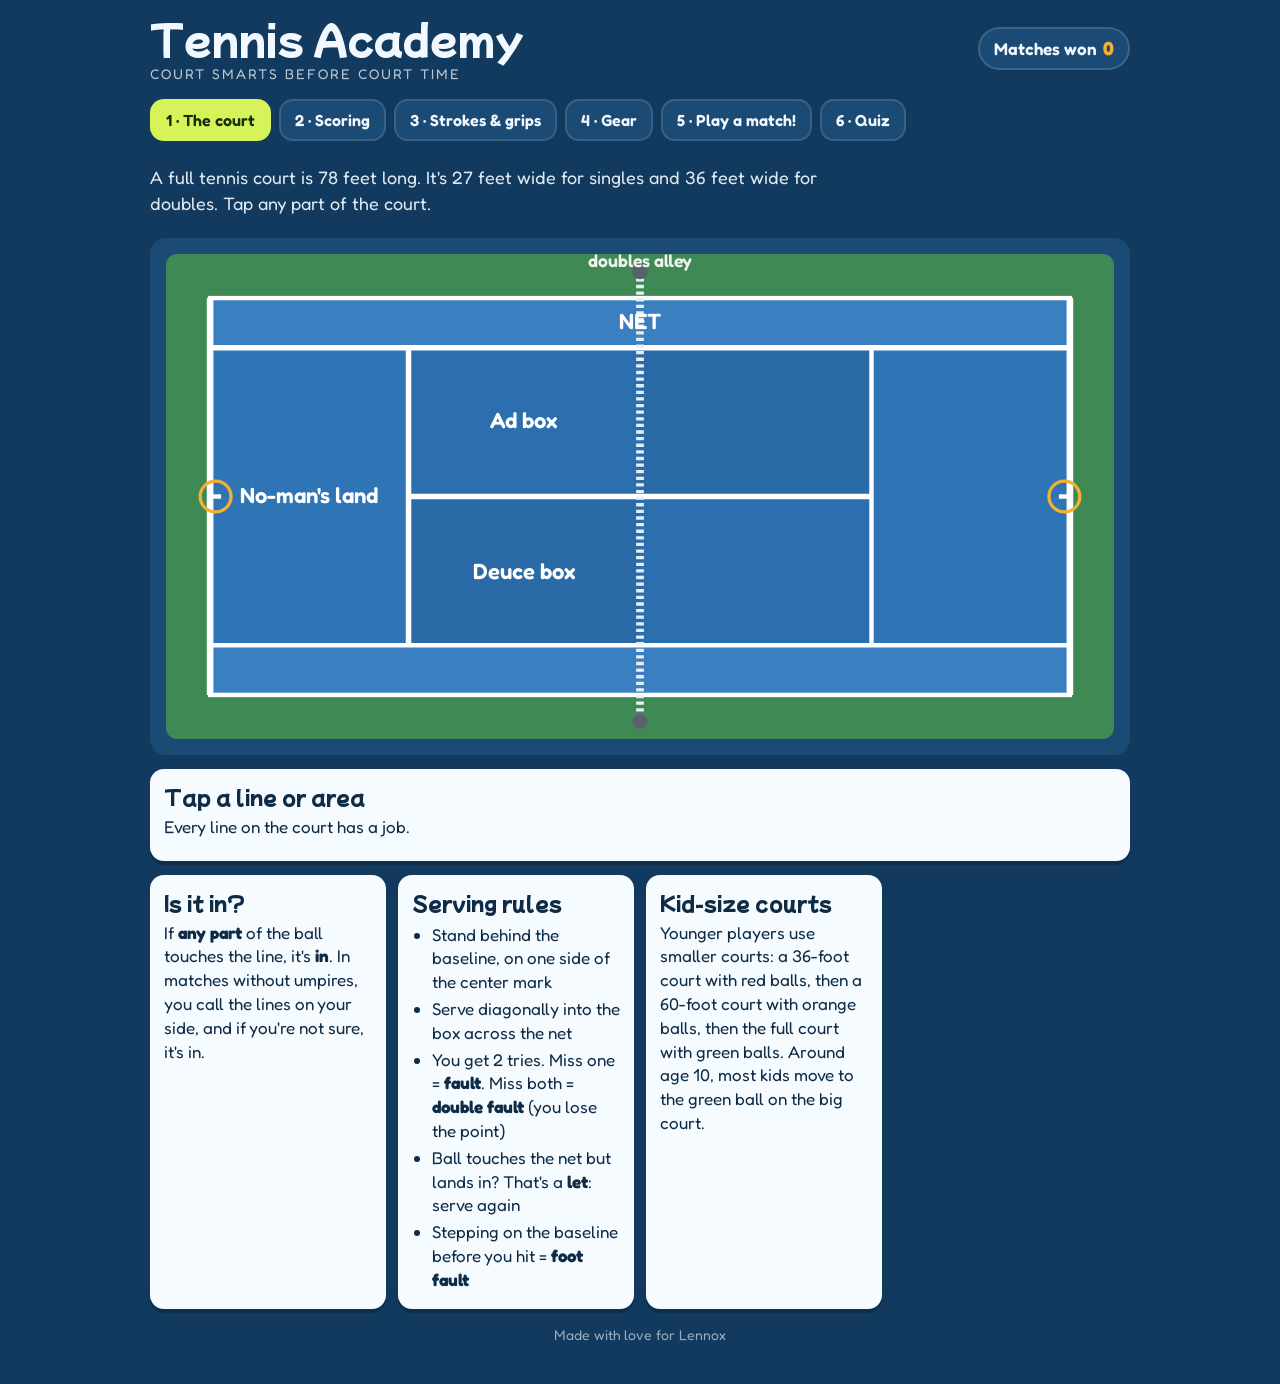
<file: tennis.html>
<!doctype html>
<html lang="en">
<head>
<meta charset="utf-8">
<meta name="viewport" content="width=device-width,initial-scale=1,viewport-fit=cover">
<title>Tennis Academy</title>
<link rel="stylesheet" href="https://fonts.googleapis.com/css2?family=Mochiy+Pop+One&family=Fredoka:wght@400;500;600&display=swap">
<link rel="stylesheet" href="shared.css">
<style>
/* Tennis Academy: hard-court blue with optic-yellow ball accents. Single theme by choice. */
:root{--bg:#123a5e;--fg:#f2f8ff;--panel:#1b4b75;--panel-2:#245a8a;--card:#f6fbff;--card-ink:#0f2c47;--accent:#d7f35a;--on-accent:#18300a;--muted:#567089;
  --court:#2f74b5;--out:#3f8a54}
.court svg{width:100%;height:auto;display:block}
.hotspot.on .hs-ring{stroke:var(--gold);stroke-width:6}
.scoreboard{display:grid;grid-template-columns:1fr auto auto;gap:4px 14px;background:#0b2238;border-radius:12px;padding:10px 14px;font-variant-numeric:tabular-nums;align-items:center;max-width:420px}
.scoreboard .nm{font-weight:600;display:flex;align-items:center;gap:6px}
.scoreboard .g{font-family:var(--display);font-size:22px;color:#fff;text-align:center;min-width:34px}
.scoreboard .p{font-family:var(--display);font-size:22px;color:var(--accent);text-align:center;min-width:48px}
.scoreboard .hd{font-size:12px;letter-spacing:1.5px;text-transform:uppercase;opacity:.7;text-align:center}
.srv{width:12px;height:12px;border-radius:50%;background:var(--accent);display:inline-block;visibility:hidden}
.srv.on{visibility:visible}
.ump{background:var(--card);color:var(--card-ink);border-radius:12px;padding:10px 14px;font-family:var(--display);font-size:clamp(18px,4.8vw,24px);min-height:52px}
.ump small{display:block;font-family:var(--body);font-size:15px;color:var(--muted);margin-top:2px}
.split{display:grid;grid-template-columns:minmax(0,1fr) minmax(0,1fr);gap:16px;align-items:start}
@media (max-width:760px){.split{grid-template-columns:1fr}}
table.st{border-collapse:collapse;width:100%;font-size:16px}
table.st td,table.st th{padding:6px 8px;border-bottom:1px solid rgba(0,0,0,.1);text-align:left}
.opts{display:grid;gap:8px}
.opts button{text-align:left;line-height:1.25}
.opts button small{display:block;font-weight:400;font-size:13px;opacity:.75}
.ctx{display:grid;gap:4px}
.ctx h3{font-family:var(--display);font-weight:400;font-size:20px;margin:0}
.matchcourt{background:var(--out);border-radius:14px;padding:6px}
.matchcourt svg{width:100%;height:auto;display:block}
#ballG,#youG,#oppG{transition:transform .55s cubic-bezier(.3,.1,.3,1)}
@media (prefers-reduced-motion:reduce){#ballG,#youG,#oppG{transition:none}}
.result{font-weight:600}
.result.good{color:#c9f7a0}.result.oops{color:#ffc2c9}
.mode{display:flex;gap:8px;flex-wrap:wrap}
.mode button[aria-pressed="true"]{background:var(--accent);color:var(--on-accent);outline:3px solid var(--gold);outline-offset:-3px}
.ballrow{display:flex;gap:12px;flex-wrap:wrap}
.ballrow div{display:grid;justify-items:center;gap:2px;font-size:14px;text-align:center;width:88px}
.ballrow i{width:42px;height:42px;border-radius:50%;display:block;border:2px solid rgba(0,0,0,.15)}
</style>
</head>
<body>
<div class="wrap">
  <header class="game-head">
    <h1>Tennis Academy<small>Court smarts before court time</small></h1>
    <div class="chips"><div class="chip">Matches won <b id="mWon">0</b></div></div>
  </header>

  <nav class="sub" aria-label="Tennis lessons">
    <button data-tab="court">1 · The court</button>
    <button data-tab="score">2 · Scoring</button>
    <button data-tab="strokes">3 · Strokes &amp; grips</button>
    <button data-tab="gear">4 · Gear</button>
    <button data-tab="match">5 · Play a match!</button>
    <button data-tab="quiz">6 · Quiz</button>
  </nav>

  <!-- 1. Court -->
  <section data-panel="court">
    <p class="lead">A full tennis court is 78 feet long. It's 27 feet wide for singles and 36 feet wide for doubles. Tap any part of the court.</p>
    <div class="panel court" id="courtBox"></div>
    <div class="card info" id="courtInfo" aria-live="polite"><h3>Tap a line or area</h3><p>Every line on the court has a job.</p></div>
    <div class="cards">
      <div class="card"><h3>Is it in?</h3><p>If <b>any part</b> of the ball touches the line, it's <b>in</b>. In matches without umpires, you call the lines on your side, and if you're not sure, it's in.</p></div>
      <div class="card"><h3>Serving rules</h3><ul><li>Stand behind the baseline, on one side of the center mark</li><li>Serve diagonally into the box across the net</li><li>You get 2 tries. Miss one = <b>fault</b>. Miss both = <b>double fault</b> (you lose the point)</li><li>Ball touches the net but lands in? That's a <b>let</b>: serve again</li><li>Stepping on the baseline before you hit = <b>foot fault</b></li></ul></div>
      <div class="card"><h3>Kid-size courts</h3><p>Younger players use smaller courts: a 36-foot court with red balls, then a 60-foot court with orange balls, then the full court with green balls. Around age 10, most kids move to the green ball on the big court.</p></div>
    </div>
  </section>

  <!-- 2. Scoring -->
  <section data-panel="score">
    <p class="lead">Tennis scoring sounds strange at first. Win points to win games, win games to win sets, win sets to win the match. Press the buttons and listen to the umpire.</p>
    <div class="split">
      <div style="display:grid;gap:10px">
        <div id="trainBoard"></div>
        <div class="ump" id="trainCall" aria-live="polite">Love all<small>Nobody has scored yet. "Love" means zero.</small></div>
        <div class="row"><button type="button" class="primary" id="tA">Lennox wins the point</button><button type="button" id="tB">Opponent wins the point</button></div>
        <button type="button" id="tR" style="justify-self:start">Reset</button>
      </div>
      <div class="card">
        <h3>How a game is scored</h3>
        <table class="st"><tr><th>Points won</th><th>Called</th></tr><tr><td>0</td><td>Love</td></tr><tr><td>1</td><td>15</td></tr><tr><td>2</td><td>30</td></tr><tr><td>3</td><td>40</td></tr><tr><td>4</td><td>Game (if 2 ahead)</td></tr></table>
        <ul><li>The <b>server's score is said first</b>: "30–15" means the server has 30.</li><li>Tied at 40–40 is <b>deuce</b>. Win the next point for <b>advantage</b>; win again to take the game. Lose it and it's back to deuce.</li><li>A <b>set</b> is won by the first to 6 games, ahead by 2. At 6–6, play a <b>tiebreak</b>: first to 7 points, ahead by 2 (counted 1, 2, 3…).</li><li>Players switch serving every game and change ends after odd games (1, 3, 5…).</li><li>Most matches are best of 3 sets. Kids' events often use shorter sets (first to 4 games).</li></ul>
      </div>
    </div>
  </section>

  <!-- 3. Strokes -->
  <section data-panel="strokes">
    <p class="lead">Every tennis shot has a name. Here's what each one is for and how pros hit it.</p>
    <div class="cards" id="strokeCards"></div>
    <h2>Grips: how you hold the racquet</h2>
    <div class="cards">
      <div class="card"><h3>Continental</h3><p><b>"Hold it like a hammer."</b> Put the racquet's edge down and shake hands with the handle.</p><p class="muted">Use it for: serves, volleys, overheads, slices.</p></div>
      <div class="card"><h3>Eastern forehand</h3><p><b>"Shake hands with the racquet."</b> Strings face the side; your palm is flat behind the handle.</p><p class="muted">Use it for: flat, solid forehands. Great first forehand grip.</p></div>
      <div class="card"><h3>Semi-western</h3><p>Turn your hand a little further under the handle than Eastern.</p><p class="muted">Use it for: topspin forehands, which most pros use today.</p></div>
      <div class="card"><h3>Two-handed backhand</h3><p>Bottom hand in continental, top hand in an eastern forehand grip, hands touching.</p><p class="muted">Most kids learn the two-hander first: it's stronger and steadier.</p></div>
    </div>
    <div class="card"><h3>Footwork: the secret weapon</h3><ul>
      <li><b>Ready position:</b> feet wide, knees bent, racquet in front, weight on the balls of your feet.</li>
      <li><b>Split step:</b> a little hop right as your opponent hits. It wakes up your legs so you can push off in any direction.</li>
      <li><b>Unit turn:</b> turn your shoulders and hips together as soon as you see which side the ball is going.</li>
      <li><b>Recover:</b> after every shot, move back toward the middle of the baseline.</li></ul></div>
  </section>

  <!-- 4. Gear -->
  <section data-panel="gear">
    <div class="split">
      <div class="panel court" id="racquetBox"></div>
      <div class="card info" id="racquetInfo" aria-live="polite"><h3>Parts of a racquet</h3><p>Tap a part of the racquet.</p></div>
    </div>
    <div class="cards">
      <div class="card"><h3>Racquet size</h3><p>Junior racquets are measured by length in inches.</p><table class="st"><tr><td>21"</td><td>about ages 4–5</td></tr><tr><td>23"</td><td>about ages 6–7</td></tr><tr><td>25"</td><td>about ages 8–10</td></tr><tr><td>26"</td><td>about ages 10–12</td></tr><tr><td>27"</td><td>adult size</td></tr></table><p class="muted">Height matters more than age. Standing straight, the tip should reach about to your hip with your arm hanging down.</p></div>
      <div class="card"><h3>Balls</h3><div class="ballrow">
        <div><i style="background:#e2384d"></i>Red<br><span class="muted">slowest, 36-ft court</span></div>
        <div><i style="background:#f28c28"></i>Orange<br><span class="muted">60-ft court</span></div>
        <div><i style="background:radial-gradient(circle at 50% 50%,#d7f35a 55%,#3f9b4a 56%)"></i>Green dot<br><span class="muted">full court, slower</span></div>
        <div><i style="background:#d7f35a"></i>Yellow<br><span class="muted">regular ball</span></div></div>
        <p class="muted">Slower balls bounce lower so kids can hit real strokes at the right height.</p></div>
      <div class="card"><h3>Shoes &amp; extras</h3><ul><li><b>Tennis shoes:</b> flat soles and strong sides for quick side-to-side moves. Running shoes are built for going forward and can roll.</li><li><b>Overgrip:</b> a thin wrap on the handle for better grip. Replace it when it gets slick.</li><li><b>Dampener:</b> a little rubber piece in the strings that quiets the "ping."</li><li>Water, a hat and sunscreen for outdoor courts.</li></ul></div>
      <div class="card"><h3>Court manners</h3><ul><li>Wait for a point to end before walking behind another court</li><li>Roll stray balls back between points, not during</li><li>Server announces the score before each point</li><li>Shake hands at the net after the match</li></ul></div>
    </div>
  </section>

  <!-- 5. Match -->
  <section data-panel="match">
    <div class="row" style="justify-content:space-between">
      <div class="mode" id="mode"><button type="button" data-n="1" aria-pressed="false">Quick game</button><button type="button" data-n="4" aria-pressed="true">Short set (first to 4)</button></div>
      <button type="button" id="newMatch">New match</button>
    </div>
    <div class="split">
      <div style="display:grid;gap:10px">
        <div class="matchcourt" id="mcourt"></div>
        <div id="matchBoard"></div>
        <div class="ump" id="matchCall" aria-live="polite"></div>
      </div>
      <div class="panel" style="display:grid;gap:12px">
        <div class="ctx" id="ctx"></div>
        <div class="opts" id="opts"></div>
        <div class="result" id="result" aria-live="polite"></div>
        <div class="tip" id="mcoach" hidden></div>
      </div>
    </div>
  </section>

  <!-- 6. Quiz -->
  <section data-panel="quiz"><div class="panel" id="quizBox"></div></section>
  <footer>Made with love for Lennox</footer>
</div>

<script src="shared.js"></script>
<script>
/* ---------- 1. Court (10 px = 1 ft) ---------- */
document.getElementById("courtBox").innerHTML=`<svg viewBox="-40 -40 860 440" role="img" aria-label="Tennis court seen from above">
  <rect x="-40" y="-40" width="860" height="440" fill="#3f8a54" rx="10"/>
  <rect x="0" y="0" width="780" height="360" fill="#2f74b5"/>
  <g class="hotspot" data-k="nomans"><rect class="hs-ring" x="0" y="45" width="180" height="270" fill="#2f74b5" stroke="none"/><rect x="600" y="45" width="180" height="270" fill="#2f74b5"/>
    <rect x="30" y="140" width="120" height="80" fill="transparent"/></g>
  <g class="hotspot" data-k="alley"><rect class="hs-ring" x="0" y="0" width="780" height="45" fill="#3a7fbf" stroke="none"/><rect x="0" y="315" width="780" height="45" fill="#3a7fbf"/></g>
  <g class="hotspot" data-k="deuce"><rect class="hs-ring" x="180" y="180" width="210" height="135" fill="#2a6aa6" stroke="none"/><rect x="390" y="45" width="210" height="135" fill="#2a6aa6"/></g>
  <g class="hotspot" data-k="ad"><rect class="hs-ring" x="180" y="45" width="210" height="135" fill="#2b6fae" stroke="none"/><rect x="390" y="180" width="210" height="135" fill="#2b6fae"/></g>
  <g fill="none" stroke="#fff" stroke-width="4">
    <rect x="0" y="0" width="780" height="360"/><line x1="0" y1="45" x2="780" y2="45"/><line x1="0" y1="315" x2="780" y2="315"/>
    <line x1="180" y1="45" x2="180" y2="315"/><line x1="600" y1="45" x2="600" y2="315"/><line x1="180" y1="180" x2="600" y2="180"/>
    <line x1="0" y1="180" x2="10" y2="180"/><line x1="770" y1="180" x2="780" y2="180"/></g>
  <g class="hotspot" data-k="baseline"><line class="hs-ring" x1="0" y1="0" x2="0" y2="360" stroke="#fff" stroke-width="6"/><line x1="780" y1="0" x2="780" y2="360" stroke="#fff" stroke-width="6"/><rect x="-24" y="0" width="34" height="360" fill="transparent"/><rect x="770" y="0" width="34" height="360" fill="transparent"/></g>
  <g class="hotspot" data-k="center"><circle class="hs-ring" cx="5" cy="180" r="14" fill="transparent" stroke="#f2b134" stroke-width="3"/><circle cx="775" cy="180" r="14" fill="transparent" stroke="#f2b134" stroke-width="3"/></g>
  <g class="hotspot" data-k="service"><line class="hs-ring" x1="180" y1="45" x2="180" y2="315" stroke="#fff" stroke-width="5"/><rect x="168" y="45" width="24" height="270" fill="transparent"/><rect x="588" y="45" width="24" height="270" fill="transparent"/></g>
  <g class="hotspot" data-k="cline"><line class="hs-ring" x1="180" y1="180" x2="600" y2="180" stroke="#fff" stroke-width="5"/><rect x="190" y="170" width="190" height="20" fill="transparent"/><rect x="400" y="170" width="190" height="20" fill="transparent"/></g>
  <g class="hotspot" data-k="singles"><line class="hs-ring" x1="0" y1="45" x2="780" y2="45" stroke="#fff" stroke-width="5"/><rect x="190" y="35" width="400" height="20" fill="transparent"/><rect x="190" y="305" width="400" height="20" fill="transparent"/></g>
  <g class="hotspot" data-k="net"><line class="hs-ring" x1="390" y1="-24" x2="390" y2="384" stroke="#e8eef5" stroke-width="7" stroke-dasharray="3 3"/><rect x="376" y="-24" width="28" height="408" fill="transparent"/>
    <circle cx="390" cy="-24" r="7" fill="#59616f"/><circle cx="390" cy="384" r="7" fill="#59616f"/></g>
  <g font-family="Fredoka,sans-serif" font-size="20" font-weight="600" fill="#fff" text-anchor="middle" pointer-events="none">
    <text x="285" y="118">Ad box</text><text x="285" y="255">Deuce box</text><text x="90" y="186">No-man's land</text><text x="390" y="28" fill="#fff">NET</text>
    <text x="390" y="-28" font-size="16" opacity=".9">doubles alley</text></g>
</svg>`;
LG.hotspots(document.getElementById("courtBox"),{
  baseline:{t:"Baseline",d:"The back line at each end. You serve from behind it, and most rallies are played near it."},
  center:{t:"Center mark",d:"The little tick in the middle of the baseline. When you serve, you stand just to one side of it."},
  service:{t:"Service line",d:"21 feet from the net. A serve must land in front of this line, inside the correct service box."},
  cline:{t:"Center service line",d:"Splits the service area into two boxes, left and right."},
  deuce:{t:"Deuce box",d:"The right-side box (from the server's view). Every game starts with a serve from the right, into the deuce box crosscourt."},
  ad:{t:"Ad box",d:"The left-side box. After the first point you switch sides with every serve. The 'ad' point is always served here."},
  singles:{t:"Singles sideline",d:"In singles, the ball must land inside these lines. The court is 27 feet wide."},
  alley:{t:"Doubles alleys",d:"The extra 4½-foot strips on each side. They're only in play for doubles, making the court 36 feet wide. They don't count for the serve."},
  net:{t:"Net",d:"3 feet high in the middle and 3½ feet at the posts. That's why hitting crosscourt over the low middle is safer. A ball can touch the net and keep going in a rally; on a serve that's a 'let.'"},
  nomans:{t:"No-man's land",d:"The area between the service line and baseline. Balls land at your feet here, so don't hang around! Either stay back at the baseline or move all the way to the net."}
},document.getElementById("courtInfo"));

/* ---------- Scoring engine ---------- */
const PT=["Love","15","30","40"];
function newScore(n){return{p:[0,0],g:[0,0],n,tb:false,tbFirst:0,server:0,done:false,winner:-1}}
function tbServer(S){const k=S.p[0]+S.p[1];if(k===0)return S.tbFirst;return Math.floor((k-1)/2)%2===0?1-S.tbFirst:S.tbFirst}
function callOf(S,names){
  const [a,b]=S.p;
  if(S.tb){if(a===b)return `${a} all`;const l=a>b?0:1;return `${Math.max(a,b)}–${Math.min(a,b)}, ${names[l]}`}
  if(a>=3&&b>=3){if(a===b)return"Deuce";return `Advantage ${names[a>b?0:1]}`}
  const s=S.server;const x=S.p[s],y=S.p[1-s];
  if(x===y)return x===0?"Love all":`${PT[x]} all`;
  return `${PT[x]}–${PT[y].toLowerCase()}`;
}
function addPoint(S,w,names){
  if(S.done)return{};
  S.p[w]++;const [a,b]=S.p;let ev={type:"point"};
  const gameWon=S.tb?(S.p[w]>=7&&S.p[w]-S.p[1-w]>=2):(S.p[w]>=4&&S.p[w]-S.p[1-w]>=2);
  if(gameWon){
    S.g[w]++;const wasTB=S.tb;S.p=[0,0];
    if(wasTB||(S.g[w]>=S.n&&S.g[w]-S.g[1-w]>=2)||(S.n===1)){S.done=true;S.winner=w;ev={type:"set",wasTB};}
    else{ev={type:"game"};
      if(S.g[0]===S.n&&S.g[1]===S.n&&S.n>1){S.tb=true;S.server=1-S.server;S.tbFirst=S.server;ev.tbStart=true}
      else S.server=1-S.server;
      ev.change=(S.g[0]+S.g[1])%2===1;}
  }
  if(S.tb&&!S.done)S.server=tbServer(S);
  return ev;
}
function boardHTML(S,names){
  const sv=S.tb?tbServer(S):S.server;
  const pts=i=>S.done?"":S.tb?S.p[i]:(S.p[0]>=3&&S.p[1]>=3?(S.p[0]===S.p[1]?"40":S.p[i]>S.p[1-i]?"AD":"40"):PT[S.p[i]]);
  return `<div class="scoreboard" aria-label="Scoreboard"><span></span><span class="hd">Games</span><span class="hd">${S.tb?"Tiebreak":"Points"}</span>
    ${[0,1].map(i=>`<span class="nm"><i class="srv ${sv===i&&!S.done?"on":""}" title="serving"></i>${names[i]}</span><span class="g">${S.g[i]}</span><span class="p">${pts(i)}</span>`).join("")}</div>`;
}

/* scoring trainer */
const TN=["Lennox","Opponent"];let TS=newScore(6);
function trainRender(ev,w){
  document.getElementById("trainBoard").innerHTML=boardHTML(TS,TN);
  let big,small;
  if(!ev){big="Love all";small="Nobody has scored yet. \"Love\" means zero. Lennox is serving."}
  else if(ev.type==="set"){big=`Game, set, ${TN[w]}!`;small=`${TN[w]} wins the set ${Math.max(...TS.g)}–${Math.min(...TS.g)}${ev.wasTB?" in a tiebreak":""}. Press Reset to play again.`;LG.fanfare();LG.confetti(30)}
  else if(ev.type==="game"){big=`Game, ${TN[w]}`;small=`Games: Lennox ${TS.g[0]}, Opponent ${TS.g[1]}. ${ev.tbStart?"6 games all: TIEBREAK! First to 7 points, win by 2.":`Now ${TN[TS.server]} serves.`}${ev.change?" Change ends!":""}`}
  else{big=callOf(TS,TN);const [a,b]=TS.p;
    small=TS.tb?"Tiebreak points count 1, 2, 3… First to 7, win by 2.":big==="Deuce"?"40–40 is called deuce. You need to win two points in a row now.":big.startsWith("Advantage")?`One more point and ${big.slice(10)} wins the game.`:`The server (${TN[TS.server]}) is said first.`}
  document.getElementById("trainCall").innerHTML=`${big}<small>${small}</small>`;
}
document.getElementById("tA").onclick=()=>{if(TS.done)return;LG.click();const e=addPoint(TS,0,TN);trainRender(e,0)};
document.getElementById("tB").onclick=()=>{if(TS.done)return;LG.click();const e=addPoint(TS,1,TN);trainRender(e,1)};
document.getElementById("tR").onclick=()=>{TS=newScore(6);LG.click();trainRender()};
trainRender();

/* ---------- 3. Strokes ---------- */
const STROKES=[
  {t:"Forehand",w:"Your most-used shot, hit on your racquet-hand side.",how:["Unit turn: shoulders sideways","Racquet drops below the ball","Swing low to high","Hit the ball out in front of you","Finish over your opposite shoulder"]},
  {t:"Backhand",w:"Hit on your non-racquet side, with one hand or two.",how:["Turn early so your back shoulder points at the net","Racquet low behind you","Swing up and through","Contact beside your front hip","Finish high"]},
  {t:"Serve",w:"Starts every point. The only shot you control completely.",how:["Sideways stance, front foot angled at the net post","Toss up and slightly in front","'Trophy pose': elbow up, racquet behind your back","Reach up and hit at the highest point","Follow through across your body"]},
  {t:"Return of serve",w:"Hitting back the other player's serve.",how:["Stand near the baseline in ready position","Split step as they hit","Short backswing: the ball is fast","Aim deep and crosscourt"]},
  {t:"Volley",w:"Hitting the ball out of the air, usually near the net.",how:["Continental grip","Racquet up in front of you","No big swing: a short 'punch'","Step toward the ball","Firm wrist"]},
  {t:"Overhead smash",w:"Crushing a high ball, like a serve.",how:["Turn sideways fast","Point at the ball with your free hand","Racquet up behind you","Hit it at the top and snap down"]},
  {t:"Lob",w:"A high shot over an opponent at the net, or to buy time.",how:["Open the racquet face (tilt it up)","Swing low to high, with lift","Aim deep, near the baseline"]},
  {t:"Drop shot",w:"A soft shot that lands just over the net.",how:["Disguise it like a normal shot","Slice under the ball gently","Use it when they're far behind the baseline"]},
  {t:"Topspin vs. slice",w:"Topspin makes the ball dip and kick up; slice makes it float and skid low.",how:["Topspin: brush up the back of the ball","Slice: brush down and under it","Pros mix both to keep opponents guessing"]}
];
document.getElementById("strokeCards").innerHTML=STROKES.map(s=>`<div class="card"><h3>${s.t}</h3><p>${s.w}</p><ul>${s.how.map(h=>`<li>${h}</li>`).join("")}</ul></div>`).join("");

/* ---------- 4. Racquet ---------- */
document.getElementById("racquetBox").innerHTML=`<svg viewBox="0 0 300 420" role="img" aria-label="Tennis racquet with labeled parts">
  <g class="hotspot" data-k="head"><ellipse class="hs-ring" cx="150" cy="120" rx="96" ry="112" fill="none" stroke="#e2384d" stroke-width="14"/></g>
  <g class="hotspot" data-k="strings"><ellipse cx="150" cy="120" rx="86" ry="102" fill="#ffffff14"/>
    ${Array.from({length:13},(_,i)=>`<line x1="${78+i*12}" y1="26" x2="${78+i*12}" y2="214" stroke="#f6fbff" stroke-width="1.6" clip-path="url(#hc)"/>`).join("")}
    ${Array.from({length:15},(_,i)=>`<line x1="62" y1="${30+i*13}" x2="238" y2="${30+i*13}" stroke="#f6fbff" stroke-width="1.6" clip-path="url(#hc)"/>`).join("")}
    <defs><clipPath id="hc"><ellipse cx="150" cy="120" rx="86" ry="102"/></clipPath></defs><ellipse class="hs-ring" cx="150" cy="120" rx="86" ry="102" fill="none" stroke="transparent" stroke-width="2"/></g>
  <g class="hotspot" data-k="sweet"><circle class="hs-ring" cx="150" cy="132" r="26" fill="#d7f35a55" stroke="#d7f35a" stroke-width="3"/></g>
  <g class="hotspot" data-k="throat"><path class="hs-ring" d="M110 222 L150 290 L190 222 L176 222 L150 268 L124 222 Z" fill="#e2384d" stroke="#e2384d" stroke-width="2"/></g>
  <g class="hotspot" data-k="grip"><rect class="hs-ring" x="136" y="290" width="28" height="98" rx="8" fill="#1d2430" stroke="#1d2430" stroke-width="2"/>
    ${Array.from({length:7},(_,i)=>`<line x1="136" y1="${300+i*13}" x2="164" y2="${306+i*13}" stroke="#3a4656" stroke-width="2"/>`).join("")}</g>
  <g class="hotspot" data-k="butt"><rect class="hs-ring" x="132" y="386" width="36" height="16" rx="6" fill="#59616f" stroke="#59616f" stroke-width="2"/></g>
</svg>`;
LG.hotspots(document.getElementById("racquetBox"),{
  head:{t:"Head (frame)",d:"The big oval part. A bigger head is more forgiving; a smaller head gives more control."},
  strings:{t:"Strings",d:"The up-and-down strings are 'mains' and the side-to-side ones are 'crosses.' Tighter strings mean more control; looser strings mean more power."},
  sweet:{t:"Sweet spot",d:"The center of the strings. Hit the ball here and it feels smooth and goes fast. Miss it and the racquet twists and buzzes."},
  throat:{t:"Throat",d:"The open triangle that connects the head to the handle."},
  grip:{t:"Handle and grip",d:"Where you hold it. The handle has 8 flat sides called bevels; your knuckles line up on them to make each grip."},
  butt:{t:"Butt cap",d:"The very end of the handle. Many players rest their pinky against it."}
},document.getElementById("racquetInfo"));

/* ---------- 5. Match ---------- */
const CTX={
  ret:{t:"Return of serve",d:"Their serve is coming in fast to your forehand.",opts:[
    {t:"Deep return crosscourt",q:"good",why:"A safe, deep return starts the point even. That's what pros do."},
    {t:"Block it back down the middle",q:"ok",why:"Not fancy, but in! Middle returns take away their angles."},
    {t:"Smash a winner down the line",q:"bad",why:"Going for a winner off a fast serve is very risky. First, just get it back deep."}]},
  rally:{t:"Baseline rally",d:"You're both at the baseline. A deep ball comes to you.",opts:[
    {t:"Crosscourt, deep",q:"good",why:"Crosscourt is the safest shot: the court is longer diagonally and the net is lowest in the middle."},
    {t:"Down the line",q:"ok",why:"Down the line changes direction, but it's riskier: shorter court, higher net near the posts."},
    {t:"Drop shot from the baseline",q:"bad",why:"A drop shot from way back has too far to travel. Save it for when you're inside the court."},
    {t:"High looping ball (moonball)",q:"ok",why:"A high, deep ball buys time and pushes them back, but it's not an attack."}]},
  short:{t:"Short ball!",d:"Their shot lands short, near your service line.",opts:[
    {t:"Approach shot deep, then rush the net",q:"good",next:"net",why:"A short ball is your invitation to attack. Hit deep and move in."},
    {t:"Drop shot",q:"good",next:"drop",why:"From inside the court, a drop shot can win the point when they're far back."},
    {t:"Hit it and back up to the baseline",q:"ok",why:"Safe, but you gave away a chance to attack."}]},
  net:{t:"Volley time",d:"You're at the net. Their ball comes at net height.",you:"net",opts:[
    {t:"Short punch volley into the open court",q:"good",next:"net",why:"Short punch, no big swing, angled away. That's a winning volley."},
    {t:"Big swing like a groundstroke",q:"bad",why:"No backswing at the net! A volley is a short punch with a firm wrist."},
    {t:"Let it bounce first",q:"bad",why:"At the net, letting it bounce puts the ball at your feet. Volley it out of the air."}]},
  lob:{t:"Lob over you!",d:"You're at the net and they throw up a short, high lob.",you:"net",opts:[
    {t:"Overhead smash",q:"good",next:"net",why:"Turn sideways, point at the ball, and smash it like a serve."},
    {t:"Let it bounce, then hit a groundstroke",q:"ok",why:"Safe on a very high lob, but it gives them time to recover."},
    {t:"Tap it back softly",q:"bad",why:"A soft reply to a short lob just gives them another chance. Smash it!"}]},
  oppnet:{t:"They rushed the net",d:"Your opponent is at the net. You're at the baseline.",opp:"net",opts:[
    {t:"Passing shot down the line",q:"good",why:"Low and hard into the open lane, past them."},
    {t:"Lob over their head",q:"good",why:"When they're close to the net, a high lob over them is perfect."},
    {t:"Hit it right at them",q:"bad",why:"Hitting straight to a net player gives them an easy volley."}]},
  wide:{t:"Pulled wide",d:"They hit a sharp angle. You're stretched out past the sideline.",opts:[
    {t:"High, deep defensive shot to buy time",q:"good",why:"When you're in trouble, hit high and deep, then get back to the middle. Pros do this constantly."},
    {t:"Go for a winner",q:"bad",why:"Going for a winner while stretched out usually ends in an error."},
    {t:"Medium-speed shot to the middle",q:"ok",why:"Okay, but it sits up for them to attack."}]},
  drop:{t:"Drop shot!",d:"They hit a soft drop shot that barely clears the net.",opts:[
    {t:"Sprint in and push it crosscourt",q:"good",next:"net",why:"Run in fast and place it away from them, then stay at the net."},
    {t:"Sprint in and lob it over them",q:"ok",why:"Possible, but tricky from so close."},
    {t:"Stay back and wait",q:"bad",lose:true,why:"If you stay back it bounces twice. Always chase a drop shot!"}]}
};
const ODDS={good:[.32,.58],ok:[.14,.64],bad:[.06,.30]}; // [win, continue], rest = error
const MN=["Lennox","Opponent"];
let M={S:null,n:4,serveNo:1,ctx:null,busy:false};
let mWon=LG.store.get("tennis-won",0);document.getElementById("mWon").textContent=mWon;
document.getElementById("mcourt").innerHTML=`<svg viewBox="-20 -20 820 400" aria-hidden="true">
  <rect x="0" y="0" width="780" height="360" fill="#2f74b5"/>
  <g fill="none" stroke="#fff" stroke-width="4"><rect x="0" y="0" width="780" height="360"/><line x1="0" y1="45" x2="780" y2="45"/><line x1="0" y1="315" x2="780" y2="315"/>
  <line x1="180" y1="45" x2="180" y2="315"/><line x1="600" y1="45" x2="600" y2="315"/><line x1="180" y1="180" x2="600" y2="180"/></g>
  <line x1="390" y1="-14" x2="390" y2="374" stroke="#e8eef5" stroke-width="6"/>
  <g id="youG"><circle r="20" fill="#e4572e" stroke="#fff" stroke-width="4"/><text y="7" text-anchor="middle" font-size="20" font-weight="700" fill="#fff" font-family="Fredoka">L</text></g>
  <g id="oppG"><circle r="20" fill="#59616f" stroke="#fff" stroke-width="4"/><text y="7" text-anchor="middle" font-size="20" font-weight="700" fill="#fff" font-family="Fredoka">O</text></g>
  <g id="ballG"><circle r="9" fill="#d7f35a" stroke="#6e8a12" stroke-width="2"/></g>
</svg>`;
const mv=(id,x,y)=>document.getElementById(id).style.transform=`translate(${x}px,${y}px)`;
function posPlayers(you,opp){mv("youG",you==="net"?300:-6,you==="wide"?344:you==="net"?200:180);mv("oppG",opp==="net"?480:786,opp==="wide"?20:180)}
function ballTo(side,y){mv("ballG",side==="L"?LG.pick([60,110,150]):side==="R"?LG.pick([630,680,720]):side==="net"?390:side,y??LG.pick([90,150,220,270]))}
document.querySelectorAll("#mode button").forEach(b=>b.onclick=()=>{M.n=+b.dataset.n;document.querySelectorAll("#mode button").forEach(x=>x.setAttribute("aria-pressed",x===b));LG.click();newMatch()});
document.getElementById("newMatch").onclick=()=>{LG.click();newMatch()};
function mRender(){document.getElementById("matchBoard").innerHTML=boardHTML(M.S,MN)}
function mCall(big,small=""){document.getElementById("matchCall").innerHTML=`${big}${small?`<small>${small}</small>`:""}`}
function result(t,cls){const r=document.getElementById("result");r.textContent=t;r.className="result "+(cls||"")}
function mcoach(t){const c=document.getElementById("mcoach");if(!t){c.hidden=true;return}c.hidden=false;c.innerHTML=`<b>Coach:</b> ${t}`}
function server(){return M.S.tb?tbServer(M.S):M.S.server}
function newMatch(){M.S=newScore(M.n);M.serveNo=1;mRender();mCall("Love all",`${M.n===1?"One game":"First to 4 games, tiebreak at 4–4"}. Lennox serves first.`);result("");mcoach("");startPoint()}
function setOpts(title,desc,opts,onPick){
  document.getElementById("ctx").innerHTML=`<h3>${title}</h3><p>${desc}</p>`;
  const box=document.getElementById("opts");
  box.innerHTML=opts.map((o,i)=>`<button type="button" data-i="${i}">${o.t}${o.s?`<small>${o.s}</small>`:""}</button>`).join("");
  box.querySelectorAll("button").forEach(b=>b.onclick=()=>{if(M.busy)return;LG.click();box.querySelectorAll("button").forEach(x=>x.disabled=true);onPick(opts[+b.dataset.i])});
}
function startPoint(){
  M.busy=false;const sv=server();
  const side=(M.S.p[0]+M.S.p[1])%2===0?"deuce (right)":"ad (left)";
  if(sv===0){
    posPlayers("base","base");mv("ballG",-6,190);
    setOpts(M.serveNo===1?"Your serve":"Second serve",`Serve into the ${side} box, diagonally across the net.${M.serveNo===2?" Careful: miss this one and it's a double fault!":""}`,[
      {t:"Big flat serve",s:"fast, but lands in less often",k:"flat"},{t:"Spin serve",s:"slower, but very reliable",k:"spin"}],o=>serve(o.k));
  }else{
    posPlayers("base","base");mv("ballG",786,170);
    setOpts("Their serve","Get in your ready position and split step as they hit.",[{t:"Ready! Split step",s:"a little hop as they serve",k:"go"}],()=>oppServe());
  }
}
async function serve(k){
  M.busy=true;const inP=k==="flat"?(M.serveNo===1?.6:.55):.88;const ace=k==="flat"?.3:.07;
  ballTo("R");await LG.sleep(560);
  if(Math.random()>inP){
    if(M.serveNo===1){M.serveNo=2;result("Fault! Out. You get a second serve.","oops");LG.tone(300,.1);
      mcoach(k==="flat"?"First serves can be big. On the second serve, most players switch to a safe spin serve.":"Even spin serves miss sometimes. Stay relaxed.");return startPoint()}
    M.serveNo=1;result("Double fault! Two misses = point to your opponent.","oops");
    mcoach(k==="flat"?"A big flat second serve is risky. A spin serve lands in much more often: that's why pros use it on second serves.":"Unlucky! Breathe, bounce the ball, and take your time on the next one.");
    return pointTo(1);
  }
  M.serveNo=1;
  if(Math.random()<ace){result("ACE! They couldn't even touch it.","good");mcoach(k==="flat"?"A big serve to the right spot can win the point by itself.":"A sneaky spin serve ace!");return pointTo(0)}
  if(k==="flat"&&Math.random()<.2){ballTo("L");result("Your serve forced a weak return into the net!","good");mcoach("A strong serve puts pressure on the returner.");return pointTo(0)}
  await LG.sleep(150);ballTo("L");result("Serve is in! Here comes the return…");
  play(Math.random()<.7?"rally":"short");
}
async function oppServe(){
  M.busy=true;ballTo("L");await LG.sleep(560);
  const r=Math.random();
  if(r<.1){result("Fault… then a double fault! Point to you.","good");mcoach("Pressure makes servers miss. Being ready helps too!");return pointTo(0)}
  if(r<.17){result("Ace! Their serve was too fast.","oops");mcoach("Aces happen, even to pros. Stand ready, split step, and keep your backswing short.");return pointTo(1)}
  result("");play("ret");
}
function play(key){
  M.busy=false;const C=CTX[key];M.ctx=key;
  posPlayers(C.you||"base",C.opp||"base");
  setOpts(C.t,C.d,LG.shuffle(C.opts),o=>shot(o));
}
async function shot(o){
  M.busy=true;
  if(o.lose){result("It bounced twice. Point to your opponent.","oops");mcoach(o.why);return pointTo(1)}
  const [w,c]=ODDS[o.q],r=Math.random();
  ballTo("R");await LG.sleep(560);
  if(r<w){result(LG.pick(["Winner! They couldn't reach it.","Clean winner!","They couldn't get it back!"]),"good");mcoach(o.why);return pointTo(0)}
  if(r>=w+c){result(LG.pick(["Into the net…","Just long…","Wide. Out by a little."]),"oops");mcoach(o.why);return pointTo(1)}
  // ball stays in play: does the opponent miss?
  if(Math.random()<.16){result("In! And they missed their reply.","good");mcoach(o.why);return pointTo(0)}
  mcoach(o.why);
  let next=o.next;
  if(next==="net"){const r2=Math.random();next=r2<.2?"passed":r2<.45?"lob":"net"}
  if(!next){const r3=Math.random();next=r3<.45?"rally":r3<.65?"short":r3<.8?"wide":r3<.9?"drop":"oppnet"}
  ballTo("L");await LG.sleep(560);
  if(next==="passed"){result("They hit a passing shot right by you.","oops");mcoach("Even good approaches get passed sometimes. Pros cover the line their opponent is most likely to hit.");return pointTo(1)}
  result("Good shot. The rally keeps going!");
  play(next);
}
async function pointTo(w){
  const ev=addPoint(M.S,w,MN);if(w===0)LG.happy();else LG.sad();
  mRender();await LG.sleep(400);
  if(ev.type==="set"){
    const youWon=w===0;
    mCall(`Game${M.n>1?", set":""} and match, ${MN[w]}!`,`${M.S.g[0]}–${M.S.g[1]}${ev.wasTB?" (won in a tiebreak)":""}. Shake hands at the net!`);
    if(youWon){mWon++;LG.store.set("tennis-won",mWon);document.getElementById("mWon").textContent=mWon;LG.fanfare();LG.confetti(50,["#d7f35a","#fff","#2f74b5"]);LG.banner("You win!",`${M.S.g[0]}–${M.S.g[1]}`)}
    else LG.banner("Match over","Tap New match for a rematch!");
    setOpts("Match over","Tap New match to play again.",[],()=>{});return;
  }
  if(ev.type==="game"){
    mCall(`Game, ${MN[w]}`,`Games ${M.S.g[0]}–${M.S.g[1]}. ${ev.tbStart?"4 all: TIEBREAK! First to 7 points, win by 2.":`${MN[M.S.server]} serves next.`}${ev.change?" Change ends.":""}`);
  }else{
    const c=callOf(M.S,MN);
    mCall(c,M.S.tb?`Tiebreak. ${MN[server()]} serves.`:c==="Deuce"?"40–40: win two in a row to take the game.":c.startsWith("Advantage")?"One more point wins the game!":`${MN[M.S.server]} is serving, so their score is said first.`);
  }
  await LG.sleep(900);startPoint();
}

/* ---------- 6. Quiz ---------- */
LG.quiz(document.getElementById("quizBox"),[
  {q:"What does \"love\" mean in tennis?",c:["Zero","Tied","A point","Game over"],why:"Love = zero. \"15–love\" means 15 to 0."},
  {q:"What comes after 30 in a game?",c:["40","45","50","Game"],why:"Love, 15, 30, 40, game."},
  {q:"What is it called when the score is 40–40?",c:["Deuce","Advantage","Love all","Tiebreak"],why:"40–40 is deuce. Win two points in a row to win the game."},
  {q:"The server has 30 and the returner has 15. The umpire says…",c:["30–15","15–30","30 all","Advantage server"],why:"The server's score always comes first."},
  {q:"How many games do you need to win a normal set?",c:["6, ahead by 2","4","10","3"],why:"6 games, win by 2. At 6–6 you play a tiebreak."},
  {q:"How many tries do you get to serve?",c:["2","1","3","As many as you want"],why:"Miss the first: fault. Miss both: double fault, and you lose the point."},
  {q:"The serve touches the net and lands in the box. That's…",c:["A let: serve again","A fault","A point for the server","A double fault"],why:"A let means you replay that serve."},
  {q:"The ball lands on the line. Is it in or out?",c:["In","Out","Replay the point","Depends on the umpire's mood"],why:"Any part of the ball on the line is in."},
  {q:"Why is crosscourt the safest rally shot?",c:["The court is longer diagonally and the net is lowest in the middle","It's faster","The other player can't reach it","It's a rule"],why:"More court plus a lower net = more room for error."},
  {q:"Your opponent is at the net, close in. Which shot is smart?",c:["A lob over their head","Hit it right at them","A drop shot","A moonball to the middle"],why:"Lob or passing shot. Never feed a net player an easy volley."},
  {q:"Which grip is used for serves and volleys?",c:["Continental (\"hammer grip\")","Western","Two-handed","Fist grip"],why:"Continental works for serves, volleys and overheads."},
  {q:"What's a split step?",c:["A little hop as your opponent hits","A type of serve","Splitting the court in half","Stepping on the line"],why:"The split step gets your legs ready to move in any direction."},
  {q:"Where's the best part of the strings to hit the ball?",c:["The sweet spot in the center","The frame","Near the throat","The very top edge"],why:"The sweet spot gives the most power and control."},
  {q:"How high is the net in the middle?",c:["3 feet","5 feet","2 feet","4 feet"],why:"3 feet in the center, 3½ at the posts."},
  {q:"At the net, how should you hit a volley?",c:["Short punch, no big swing","Full big swing","Let it bounce first","Hit it underhand"],why:"Volleys are short punches with a firm wrist."},
  {q:"Which ball do most 10-year-olds use on a full court?",c:["Green dot ball","Red ball","Bowling ball","Orange ball always"],why:"Green dot balls are a bit slower and help you move to the full court."}
],{key:"tennis-quiz",count:10});

LG.tabs("tennis",id=>{if(id==="match"&&!M.S)newMatch()});
</script>
</body>
</html>
</file>
<file: shared.css>
/* Shared look for the Lennox Game Space academies. Each page sets its own theme tokens:
   --bg --fg --panel --panel-2 --card --card-ink --accent --on-accent --muted */
:root{
  --display:"Mochiy Pop One","Arial Rounded MT Bold",system-ui,sans-serif;
  --body:"Fredoka","Trebuchet MS",system-ui,sans-serif;
  --good:#2f9e5b; --oops:#d1495b; --gold:#f2b134;
  color-scheme:light;
}
*{box-sizing:border-box}
html{-webkit-text-size-adjust:100%}
body{margin:0;background:var(--bg);color:var(--fg);font-family:var(--body);font-size:17px;line-height:1.4;
  padding:16px max(16px,env(safe-area-inset-right,0px)) 40px max(16px,env(safe-area-inset-left,0px))}
.wrap{max-width:980px;margin:0 auto;display:grid;gap:16px;min-width:0}
.game-head{display:flex;flex-wrap:wrap;align-items:center;justify-content:space-between;gap:12px}
h1{font-family:var(--display);font-weight:400;font-size:clamp(26px,6.5vw,40px);margin:0;line-height:1.1;text-wrap:balance}
h1 small{display:block;font-family:var(--body);font-size:14px;letter-spacing:2px;text-transform:uppercase;opacity:.75;margin-top:6px}
h2{font-family:var(--display);font-weight:400;font-size:clamp(20px,4.6vw,26px);margin:0 0 6px;line-height:1.2}
h3{margin:0 0 4px;font-size:19px}
p{margin:0 0 8px}
.lead{font-size:18px;opacity:.92;max-width:62ch}
.chips{display:flex;gap:8px;flex-wrap:wrap}
.chip{background:var(--panel);border:2px solid rgba(255,255,255,.14);border-radius:999px;padding:6px 14px;font-weight:600;
  font-variant-numeric:tabular-nums;display:inline-flex;gap:6px;align-items:center;white-space:nowrap}
.chip b{color:var(--gold);font-size:19px}

button{font-family:var(--body);font-size:17px;font-weight:600;cursor:pointer;border:none;border-radius:14px;padding:11px 16px;
  color:var(--card-ink);background:var(--card);box-shadow:0 4px 0 rgba(0,0,0,.25);transition:transform .08s,box-shadow .08s;
  touch-action:manipulation;-webkit-tap-highlight-color:transparent}
button:active:not(:disabled){transform:translateY(3px);box-shadow:0 1px 0 rgba(0,0,0,.25)}
button:focus-visible{outline:3px solid var(--gold);outline-offset:3px}
button:disabled{opacity:.42;cursor:not-allowed}
button.primary{background:var(--accent);color:var(--on-accent)}
button.big{font-family:var(--display);font-weight:400;font-size:20px;padding:13px 22px}
.row{display:flex;flex-wrap:wrap;gap:10px;align-items:center}

/* in-page lesson tabs */
nav.sub{display:flex;gap:8px;overflow-x:auto;padding:2px 2px 8px;scrollbar-width:thin;margin:0 -2px}
nav.sub button{white-space:nowrap;background:var(--panel);color:var(--fg);box-shadow:none;border:2px solid rgba(255,255,255,.12);padding:9px 14px;font-size:16px;flex:none}
nav.sub button[aria-selected="true"]{background:var(--accent);color:var(--on-accent);border-color:transparent}
[data-panel]{display:grid;gap:14px;min-width:0}
[data-panel][hidden]{display:none!important}

.panel{background:var(--panel);border-radius:16px;padding:16px;min-width:0}
.panel-2{background:var(--panel-2);border-radius:14px;padding:14px;min-width:0}
.cards{display:grid;grid-template-columns:repeat(auto-fill,minmax(min(100%,230px),1fr));gap:12px}
.card{background:var(--card);color:var(--card-ink);border-radius:14px;padding:14px;min-width:0;box-shadow:0 4px 0 rgba(0,0,0,.18)}
.card h3{font-family:var(--display);font-weight:400;font-size:20px}
.card .muted,.muted{color:var(--muted)}
.card ul,.panel ul{margin:6px 0 0;padding-left:20px}
.card li,.panel li{margin:3px 0}
.tag{display:inline-block;font-size:12px;letter-spacing:1px;text-transform:uppercase;font-weight:600;padding:2px 9px;border-radius:999px;background:var(--accent);color:var(--on-accent)}
.tip{border-left:5px solid var(--gold);background:rgba(242,177,52,.14);padding:10px 12px;border-radius:0 10px 10px 0}
.say{font-style:italic;color:var(--muted);font-size:15px}
.svgbox svg{width:100%;height:auto;display:block}

/* tappable diagram labels */
.hotspot{cursor:pointer}
.hotspot:focus{outline:none}
.hotspot:focus-visible .hs-ring,.hotspot:hover .hs-ring{stroke:var(--gold);stroke-width:4}
.info{min-height:72px}

/* quiz */
.quiz{display:grid;gap:12px}
.qbar{display:flex;justify-content:space-between;font-weight:600;opacity:.85;font-variant-numeric:tabular-nums}
.qprog{height:8px;background:rgba(255,255,255,.15);border-radius:99px;overflow:hidden}
.qprog i{display:block;height:100%;background:var(--gold);transition:width .3s}
.qq{font-size:20px;font-weight:600;margin:0}
.qpic{background:var(--card);border-radius:12px;padding:8px;max-width:420px}
.qpic svg{width:100%;height:auto;display:block}
.qchoices{display:grid;gap:8px}
.qchoices button{text-align:left;font-weight:500;line-height:1.3}
.qchoices button.right{background:var(--good);color:#fff;opacity:1}
.qchoices button.wrong{background:var(--oops);color:#fff;opacity:1}
.qwhy{background:var(--panel-2);border-radius:12px;padding:12px}
.qend{text-align:center;display:grid;gap:10px;justify-items:center;padding:10px}
.qend .big-num{font-family:var(--display);font-size:54px;color:var(--gold);line-height:1}

/* flashcards */
.flash{display:grid;grid-template-columns:repeat(auto-fill,minmax(min(100%,200px),1fr));gap:10px}
.fc{position:relative;min-height:150px;perspective:900px}
.fc-inner{position:absolute;inset:0;transition:transform .45s;transform-style:preserve-3d}
.fc.flipped .fc-inner{transform:rotateY(180deg)}
.fc-face{position:absolute;inset:0;backface-visibility:hidden;-webkit-backface-visibility:hidden;border-radius:14px;padding:12px;display:grid;align-content:center;gap:4px;
  background:var(--card);color:var(--card-ink);box-shadow:0 4px 0 rgba(0,0,0,.18);text-align:center;cursor:pointer}
.fc-back{transform:rotateY(180deg);background:var(--accent);color:var(--on-accent);font-size:15px;text-align:left}
.fc-term{font-family:var(--display);font-size:21px;line-height:1.15}
.fc-face .speak{position:absolute;top:6px;right:6px;padding:4px 8px;font-size:15px;box-shadow:none;background:rgba(0,0,0,.08);color:inherit}
@media (prefers-reduced-motion:reduce){.fc-inner{transition:none}}

/* feedback */
.banner{position:fixed;left:50%;top:40%;transform:translate(-50%,-50%) scale(.6);opacity:0;background:var(--gold);color:#1b1f2a;font-family:var(--display);
  font-size:clamp(22px,5vw,32px);padding:18px 26px;border-radius:18px;box-shadow:0 8px 0 rgba(0,0,0,.25);z-index:20;text-align:center;pointer-events:none;
  transition:all .35s cubic-bezier(.3,1.6,.5,1);max-width:90vw}
.banner.show{opacity:1;transform:translate(-50%,-50%) scale(1)}
.banner small{display:block;font-family:var(--body);font-size:17px;font-weight:600;margin-top:6px}
.confetti{position:fixed;pointer-events:none;top:-10px;width:10px;height:14px;border-radius:2px;animation:lg-fall 1.4s ease-in forwards;z-index:19}
@keyframes lg-fall{to{transform:translateY(105vh) rotate(540deg)}}
footer{opacity:.6;font-size:14px;text-align:center}
</file>
